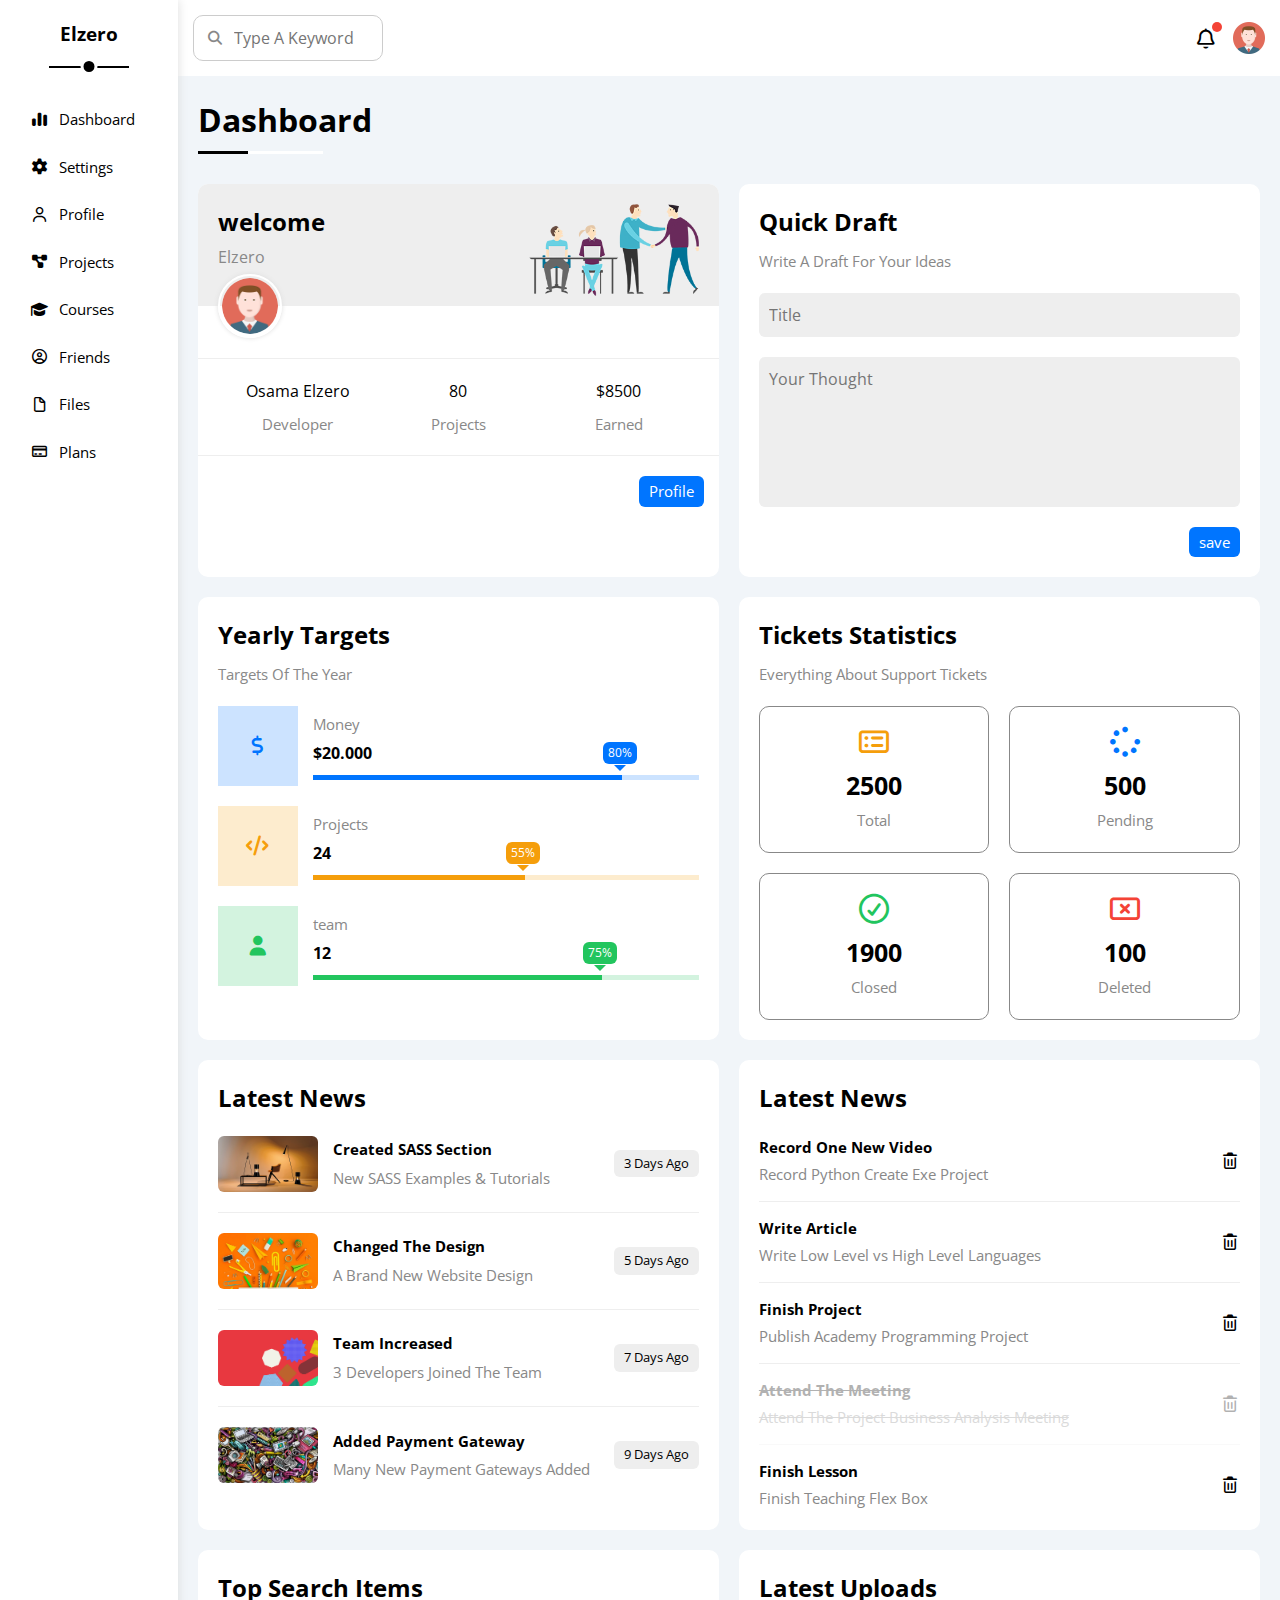
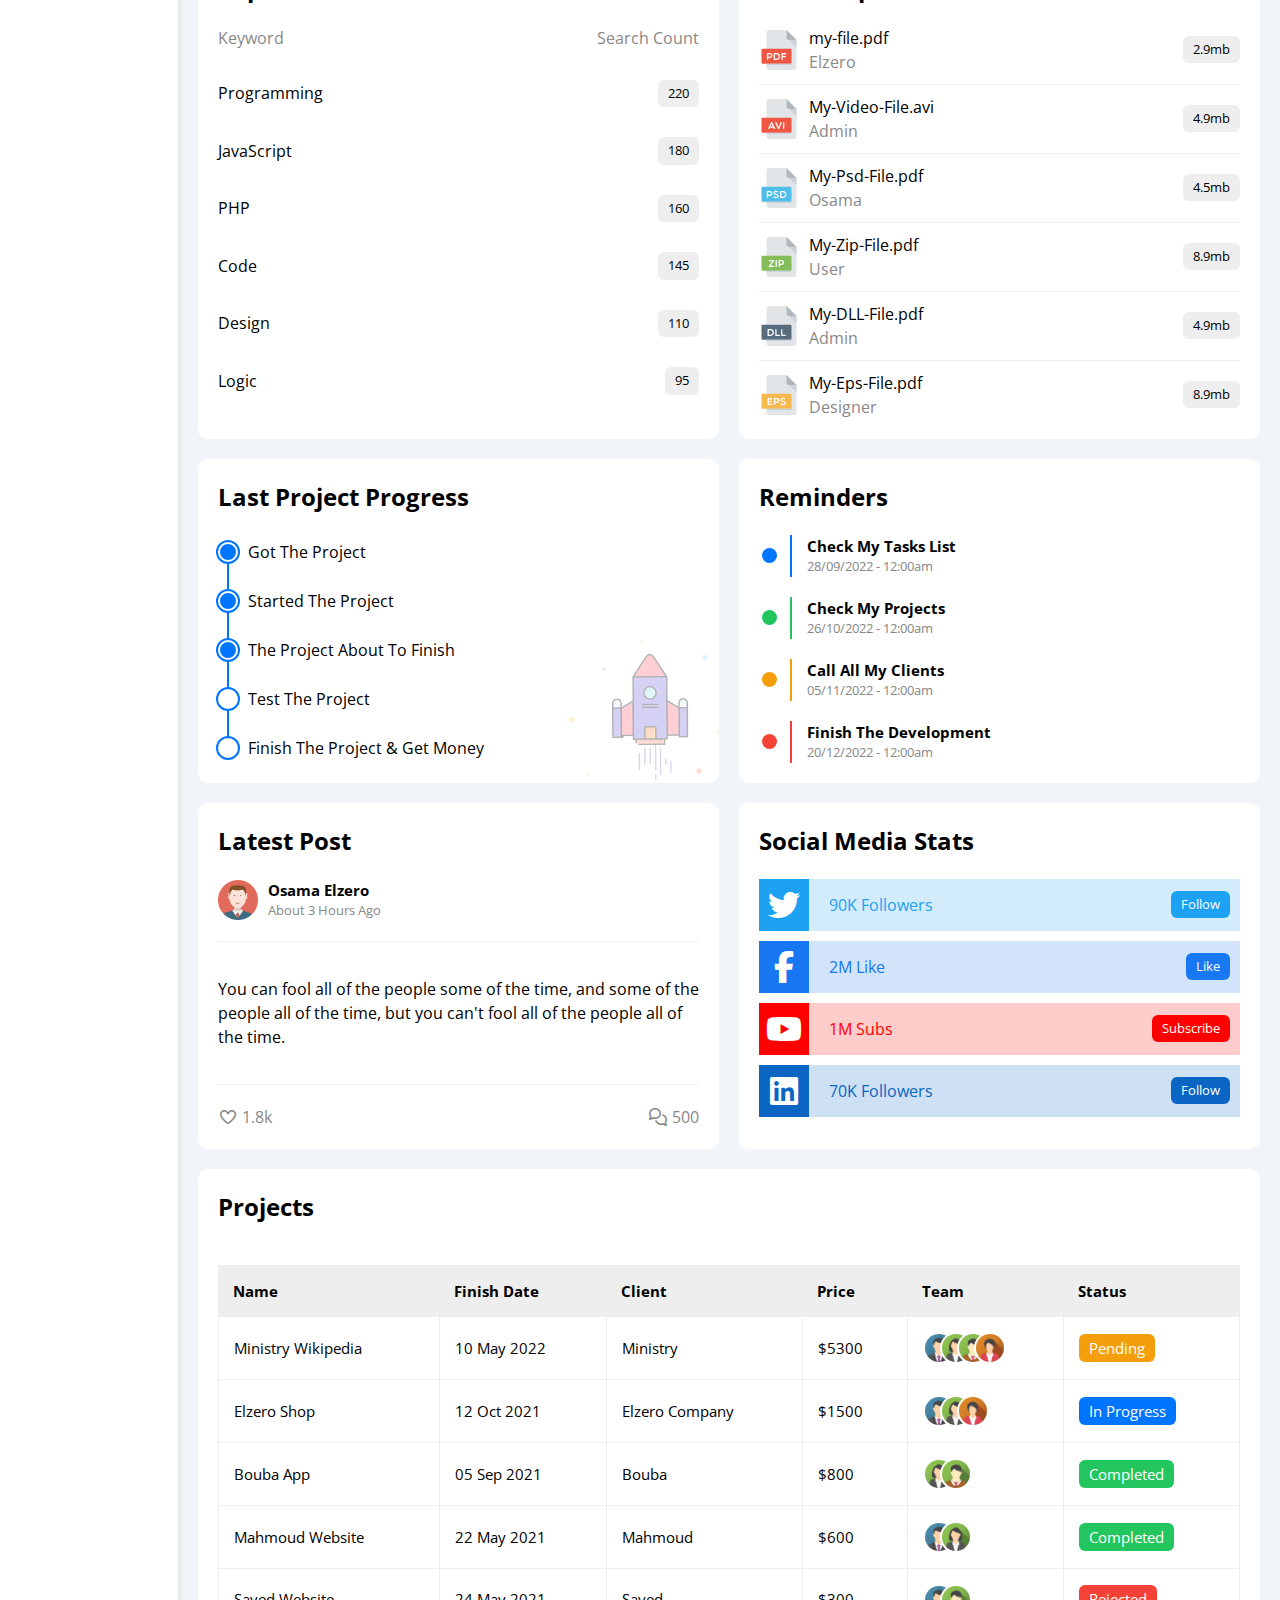
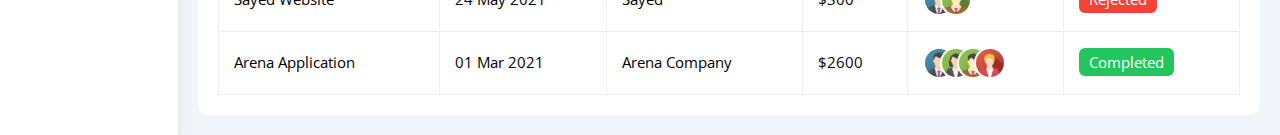
<file: index.html>
<!DOCTYPE html>
<html lang="en">
<head>
    <meta charset="UTF-8">
    <meta name="viewport" content="width=device-width, initial-scale=1.0">
    <link rel="stylesheet" href="./css/reset.css">
    <link rel="stylesheet" href="./css/all.min.css">
    <link rel="stylesheet" href="./css/framework.css">
    <link rel="stylesheet" href="./css/master.css">
    <link rel="preconnect" href="https://fonts.googleapis.com">
    <link rel="preconnect" href="https://fonts.gstatic.com" crossorigin>
    <link href="https://fonts.googleapis.com/css2?family=Open+Sans:ital,wght@0,300..800;1,300..800&display=swap" rel="stylesheet">
    <title>Dashboard</title>
</head>
<body>
    <div class="page d-flex">
        <div class="sidebar bg-white p-20 p-relative">
            <h3 class="p-relative txt-c">Elzero</h3>
            <ul>
                <li>
                    <a class="active d-flex align-c fs-15 c-black rad-6 p-10" href="index.html">
                        <i class="fa-solid fa-chart-simple fa-fw"></i>
                        <span>Dashboard</span>
                    </a>
                </li>
                <li>
                    <a class="d-flex align-c fs-15 c-black rad-6 p-10" href="settings.html">
                        <i class="fa-solid fa-gear fa-fw"></i>
                        <span>Settings</span>
                    </a>
                </li>
                <li>
                    <a class="d-flex align-c fs-15 c-black rad-6 p-10" href="profile.html">
                        <i class="fa-regular fa-user fa-fw"></i>
                        <span>Profile</span>
                    </a>
                </li>
                <li>
                    <a class="d-flex align-c fs-15 c-black rad-6 p-10" href="projects.html">
                        <i class="fa-solid fa-diagram-project fa-fw"></i>
                        <span>Projects</span>
                    </a>
                </li>
                <li>
                    <a class="d-flex align-c fs-15 c-black rad-6 p-10" href="courses.html">
                        <i class="fa-solid fa-graduation-cap fa-fw"></i>
                        <span>Courses</span>
                    </a>
                </li>
                <li>
                    <a class="d-flex align-c fs-15 c-black rad-6 p-10" href="friends.html">
                        <i class="fa-regular fa-circle-user fa-fw"></i>
                        <span>Friends</span>
                    </a>
                </li>
                <li>
                    <a class="d-flex align-c fs-15 c-black rad-6 p-10" href="files.html">
                        <i class="fa-regular fa-file fa-fw"></i>
                        <span>Files</span>
                    </a>
                </li>
                <li>
                    <a class="d-flex align-c fs-15 c-black rad-6 p-10" href="Plans.html">
                        <i class="fa-regular fa-credit-card fa-fw"></i>
                        <span>Plans</span>
                    </a>
                </li>
            </ul>
        </div>
        <div class="content w-full">
            <!-- start head -->
            <div class="head bg-white p-15 between-flex">
                <div class="search p-relative">
                    <input class="p-10" type="search" placeholder="Type A Keyword">
                </div>
                <div class="icons d-flex align-c">
                    <span class="notification p-relative">
                        <i class="fa-regular fa-bell fa-lg"></i>
                    </span>
                    <img src="./images/avatar.png" alt="">
                </div>
            </div>
            <!-- end head -->
            <h1 class="p-relative">Dashboard</h1>
            <div class="wrapper d-grid gap-20">
                <!-- start welcome widget -->
                <div class="Welcome bg-white rad-10 txt-c-mobile block-mobile">
                    <div class="intro p-20 d-flex space-between bg-eee">
                        <div>
                            <h2>welcome</h2>
                            <p class="c-grey mt-5">Elzero</p>
                        </div>
                        <img class="hid-mobile" src="./images/welcome.png" alt="">
                    </div>
                    <img src="./images/avatar.png" alt="" class="avatar">
                    <div class="body txt-c d-flex p-20 mt-20 mb-20 block-mobile">
                        <div>Osama Elzero<span class="d-block c-grey fs-15 mt-10">Developer</span></div>
                        <div>80<span class="d-block c-grey fs-15 mt-10">Projects</span></div>
                        <div>$8500<span class="d-block c-grey fs-15 mt-10">Earned</span></div>
                    </div>
                    <a href="Profile.html" class="visit d-block fs-15 bg-blue c-white w-fit btn-shape">Profile</a>
                </div>
                <!-- end welcome widget -->
                <!-- start Quick Draft widget -->
                 <div class="Quick-Draft p-20 bg-white rad-10">
                    <h2 class="mb-10">Quick Draft</h2>
                    <p class="mb-20 c-grey fs-15">Write A Draft For Your Ideas</p>
                    <form>
                        <input class="d-block mb-20 w-full p-10 b-none bg-eee rad-6" type="text" placeholder="Title">
                        <textarea class="d-block mb-20 w-full p-10 b-none bg-eee rad-6" placeholder="Your Thought"></textarea>
                        <input class="save d-block bg-blue c-white fs-15 b-none w-fit btn-shape" type="submit" value="save">
                    </form>
                 </div>
                <!-- end Quick Draft widget -->
                <!-- start Targets -->
                 <div class="Targets bg-white p-20 rad-10">
                    <h2 class="mb-10">Yearly Targets</h2>
                    <p class="mb-20 c-grey fs-15">Targets Of The Year</p>
                    <div class="target-row d-flex align-c mb-20 blue">
                        <div class="icon center-flex">
                            <i class="fa-solid fa-dollar-sign fa-lg c-blue"></i>
                        </div>
                        <div class="details">
                            <span class="fs-15 c-grey">Money</span>
                            <span class="d-block mt-5 mb-10 fw-bold">$20.000</span>
                            <div class="progress p-relative">
                                <span style="width: 80%;" class="bg-blue">
                                  <span class="bg-blue c-white rad-6">80%</span>
                                </span>
                            </div>
                        </div>
                    </div>
                    <div class="target-row d-flex align-c mb-20 orange">
                        <div class="icon center-flex">
                            <i class="fa-solid fa-code fa-lg c-orange"></i>
                        </div>
                        <div class="details">
                            <span class="fs-15 c-grey">Projects</span>
                            <span class="d-block mt-5 mb-10 fw-bold">24</span>
                            <div class="progress p-relative">
                                <span style="width: 55%;" class="bg-orange">
                                  <span class="bg-orange c-white rad-6">55%</span>
                                </span>
                            </div>
                        </div>
                    </div>
                    <div class="target-row d-flex align-c mb-20 green">
                        <div class="icon center-flex">
                            <i class="fa-solid fa-user fa-lg c-green"></i>
                        </div>
                        <div class="details">
                            <span class="fs-15 c-grey">team</span>
                            <span class="d-block mt-5 mb-10 fw-bold">12</span>
                            <div class="progress p-relative">
                                <span style="width: 75%;" class="bg-green">
                                  <span class="bg-green c-white rad-6">75%</span>
                                </span>
                            </div>
                        </div>
                    </div>
                 </div>
                <!-- end Targets -->
                <!-- start Ticket widget -->
                <div class="ticket bg-white p-20 rad-10">
                    <h2 class="mb-10">Tickets Statistics</h2>
                    <p class="mb-20 c-grey fs-15">Everything About Support Tickets</p>
                    <div class="d-flex txt-c gap-20 f-wrap">
                        <div class="box p-20 fs-15 c-grey rad-10">
                            <i class="fa-regular fa-rectangle-list fa-2x mb-10 c-orange"></i>
                            <span class="d-block c-black fw-bold fs-25 mb-5">2500</span>
                            <span class="c-grey fs-15">Total</span>
                        </div>
                        <div class="box p-20 fs-15 c-grey rad-10">
                            <i class="fa-solid fa-spinner fa-2x mb-10 c-blue"></i>
                            <span class="d-block c-black fw-bold fs-25 mb-5">500</span>
                            <span class="c-grey fs-15">Pending</span>
                        </div>
                        <div class="box p-20 fs-15 c-grey rad-10">
                            <i class="fa-regular fa-circle-check fa-2x mb-10 c-green"></i>
                            <span class="d-block c-black fw-bold fs-25 mb-5">1900</span>
                            <span class="c-grey fs-15">Closed</span>
                        </div>
                        <div class="box p-20 fs-15 c-grey rad-10">
                            <i class="fa-regular fa-rectangle-xmark fa-2x mb-10 c-red"></i>
                            <span class="d-block c-black fw-bold fs-25 mb-5">100</span>
                            <span class="c-grey fs-15">Deleted</span>
                        </div>
                    </div>
                </div>
                <!-- end Ticket widget -->
                <!-- start Latest News -->
                 <div class="latest-News bg-white p-20 rad-10 txt-c-mobile">
                    <h2 class="mb-20">Latest News</h2>
                    <div class="news-row d-flex align-c">
                        <img src="./images/news-01.png" alt="">
                        <div class="info">
                            <h3 class="fs-15">Created SASS Section</h3>
                            <p class="fs-15 c-grey">New SASS Examples & Tutorials</p>
                        </div>
                        <div class="btn-shape bg-eee fs-13">3 Days Ago</div>
                    </div>
                    <div class="news-row d-flex align-c">
                        <img src="./images/news-02.png" alt="">
                        <div class="info">
                            <h3 class="fs-15">Changed The Design</h3>
                            <p class="fs-15 c-grey">A Brand New Website Design</p>
                        </div>
                        <div class="btn-shape bg-eee fs-13">5 Days Ago</div>
                    </div>
                    <div class="news-row d-flex align-c">
                        <img src="./images/news-03.png" alt="">
                        <div class="info">
                            <h3 class="fs-15">Team Increased</h3>
                            <p class="fs-15 c-grey">3 Developers Joined The Team</p>
                        </div>
                        <div class="btn-shape bg-eee fs-13">7 Days Ago</div>
                    </div>
                    <div class="news-row d-flex align-c">
                        <img src="./images/news-04.png" alt="">
                        <div class="info">
                            <h3 class="fs-15">Added Payment Gateway</h3>
                            <p class="fs-15 c-grey">Many New Payment Gateways Added</p>
                        </div>
                        <div class="btn-shape bg-eee fs-13">9 Days Ago</div>
                    </div>
                 </div>
                <!-- end Latest News -->
                <!-- start Latest Tasks -->
                 <div class="latest-Tasks bg-white p-20 rad-10">
                    <h2 class="mb-20">Latest News</h2>
                    <div class="task-row between-flex">
                        <div class="info">
                            <h3 class="mb-5 fs-15">Record One New Video</h3>
                            <p class="fs-15 c-grey">Record Python Create Exe Project</p>
                        </div>
                        <i class="fa-regular fa-trash-can delete"></i>
                    </div>
                    <div class="task-row between-flex">
                        <div class="info">
                            <h3 class="mb-5 fs-15">Write Article</h3>
                            <p class="fs-15 c-grey">Write Low Level vs High Level Languages</p>
                        </div>
                        <i class="fa-regular fa-trash-can delete"></i>
                    </div>
                    <div class="task-row between-flex">
                        <div class="info">
                            <h3 class="mb-5 fs-15">Finish Project</h3>
                            <p class="fs-15 c-grey">Publish Academy Programming Project</p>
                        </div>
                        <i class="fa-regular fa-trash-can delete"></i>
                    </div>
                    <div class="task-row between-flex done">
                        <div class="info">
                            <h3 class="mb-5 fs-15">Attend The Meeting</h3>
                            <p class="fs-15 c-grey">Attend The Project Business Analysis Meeting</p>
                        </div>
                        <i class="fa-regular fa-trash-can delete"></i>
                    </div>
                    <div class="task-row between-flex">
                        <div class="info">
                            <h3 class="mb-5 fs-15">Finish Lesson</h3>
                            <p class="fs-15 c-grey">Finish Teaching Flex Box</p>
                        </div>
                        <i class="fa-regular fa-trash-can delete"></i>
                    </div>
                 </div>
                <!-- end Latest Tasks -->
                <!-- start Top Search -->
                 <div class="top-search bg-white p-20 rad-10">
                    <h2 class="mb-20">Top Search Items</h2>
                    <div class="info between-flex c-grey pb-15">
                        <p>Keyword</p>
                        <p>Search Count</p>
                    </div>
                    <div class="info between-flex pb-15 pt-15">
                        <p>Programming</p>
                        <p class="btn-shape bg-eee fs-13">220</p>
                    </div>
                    <div class="info between-flex pb-15 pt-15">
                        <p>JavaScript</p>
                        <p class="btn-shape bg-eee fs-13">180</p>
                    </div>
                    <div class="info between-flex pb-15 pt-15">
                        <p>PHP</p>
                        <p class="btn-shape bg-eee fs-13">160</p>
                    </div>
                    <div class="info between-flex pb-15 pt-15">
                        <p>Code</p>
                        <p class="btn-shape bg-eee fs-13">145</p>
                    </div>
                    <div class="info between-flex pb-15 pt-15">
                        <p>Design</p>
                        <p class="btn-shape bg-eee fs-13">110</p>
                    </div>
                    <div class="info between-flex pb-15 pt-15">
                        <p>Logic</p>
                        <p class="btn-shape bg-eee fs-13">95</p>
                    </div>
                 </div>
                <!-- end Top Search -->
                <!-- start Latest Uploads -->
                 <div class="latest-uploads bg-white p-20 rad-10">
                    <h2 class="mb-20">Latest Uploads</h2>
                    <div class="box between-flex">
                        <img src="./images/pdf.svg" alt="">
                        <div class="info">
                            <p>my-file.pdf</p>
                            <p class="c-grey">Elzero</p>
                        </div>
                        <p class="btn-shape bg-eee fs-13">2.9mb</p>
                    </div>
                    <div class="box between-flex">
                        <img src="./images/avi.svg" alt="">
                        <div class="info">
                            <p>My-Video-File.avi</p>
                            <p class="c-grey">Admin</p>
                        </div>
                        <p class="btn-shape bg-eee fs-13">4.9mb</p>
                    </div>
                    <div class="box between-flex">
                        <img src="./images/psd.svg" alt="">
                        <div class="info">
                            <p>My-Psd-File.pdf</p>
                            <p class="c-grey">Osama</p>
                        </div>
                        <p class="btn-shape bg-eee fs-13">4.5mb</p>
                    </div>
                    <div class="box between-flex">
                        <img src="./images/zip.svg" alt="">
                        <div class="info">
                            <p>My-Zip-File.pdf</p>
                            <p class="c-grey">User</p>
                        </div>
                        <p class="btn-shape bg-eee fs-13">8.9mb</p>
                    </div>
                    <div class="box between-flex">
                        <img src="./images/dll.svg" alt="">
                        <div class="info">
                            <p>My-DLL-File.pdf</p>
                            <p class="c-grey">Admin</p>
                        </div>
                        <p class="btn-shape bg-eee fs-13">4.9mb</p>
                    </div>
                    <div class="box between-flex">
                        <img src="./images/eps.svg" alt="">
                        <div class="info">
                            <p>My-Eps-File.pdf</p>
                            <p class="c-grey">Designer</p>
                        </div>
                        <p class="btn-shape bg-eee fs-13">8.9mb</p>
                    </div>
                 </div>
                <!-- end Latest Uploads -->
                <!-- start Last Project -->
                 <div class="last-project bg-white p-20 rad-10 p-relative">
                    <h2 class="mb-20">Last Project Progress</h2>
                    <ul>
                        <li class="mt-25 d-flex align-c done">Got The Project</li>
                        <li class="mt-25 d-flex align-c done">Started The Project</li>
                        <li class="mt-25 d-flex align-c done">The Project About To Finish</li>
                        <li class="mt-25 d-flex align-c current">Test The Project</li>
                        <li class="mt-25 d-flex align-c">Finish The Project & Get Money</li>
                    </ul>
                    <img class="hid-mobile" src="./images/project.png" alt="">
                 </div>
                <!-- end Last Project -->
                <!-- start Reminders -->
                 <div class="reminders bg-white p-20 rad-10 ">
                     <h2 class="mb-20">Reminders</h2>
                     <div class="info List">
                        <h3 class="fs-15">Check My Tasks List</h3>
                        <p class="c-grey fs-13">28/09/2022 - 12:00am</p>
                     </div>
                     <div class="info Check">
                        <h3 class="fs-15">Check My Projects</h3>
                        <p class="c-grey fs-13">26/10/2022 - 12:00am</p>
                     </div>
                     <div class="info Call">
                        <h3 class="fs-15">Call All My Clients</h3>
                        <p class="c-grey fs-13">05/11/2022 - 12:00am</p>
                     </div>
                     <div class="info Finish">
                        <h3 class="fs-15">Finish The Development</h3>
                        <p class="c-grey fs-13">20/12/2022 - 12:00am</p>
                     </div>
                 </div>
                <!-- end Reminders -->
                <!-- start Latest Post -->
                 <div class="latest-post bg-white p-20 rad-10">
                    <h2 class="mb-20">Latest Post</h2>
                    <div class="pro d-flex align-c">
                        <img src="./images/avatar.png" alt="">
                        <div class="info">
                            <h3 class="fs-15">Osama Elzero</h3>
                            <p class="c-grey fs-13">About 3 Hours Ago</p>
                        </div>
                    </div>
                    <div class="text mb-20 mt-20 pb-35 pt-35">
                        <p>You can fool all of the people some of the time, and some of the people all of the time, but you can't fool all of the people all of the time.</p>
                    </div>
                    <div class="icon d-flex space-between align-c c-grey">
                        <div>
                            <i class="fa-regular fa-heart"></i>
                            <span>1.8k</span>
                        </div>
                        <div>
                            <i class="fa-regular fa-comments"></i>
                            <span>500</span>
                        </div>
                    </div>
                 </div>
                <!-- end Latest Post -->
                <!-- start Social Media -->
                 <div class="social-media bg-white p-20 rad-10">
                    <h2 class="mb-20">Social Media Stats</h2>
                    <div class="box Twitter d-flex space-between align-c mb-10">
                        <div class="icon d-flex align-c">
                            <i class="fa-brands fa-twitter fa-2x c-white"></i>
                            <span>90K Followers</span>
                        </div>
                        <p class="btn-shape fs-13 c-white">Follow</p>
                    </div>
                    <div class="box facebook d-flex space-between align-c mb-10">
                        <div class="icon d-flex align-c">
                            <i class="fa-brands fa-facebook-f fa-2x c-white"></i>
                            <span>2M Like</span>
                        </div>
                        <p class="btn-shape fs-13 c-white">Like</p>
                    </div>
                    <div class="box youtube d-flex space-between align-c mb-10">
                        <div class="icon d-flex align-c">
                            <i class="fa-brands fa-youtube fa-2x c-white"></i>
                            <span>1M Subs</span>
                        </div>
                        <p class="btn-shape fs-13 c-white">Subscribe</p>
                    </div>
                    <div class="box linkedin d-flex space-between align-c">
                        <div class="icon d-flex align-c">
                            <i class="fa-brands fa-linkedin fa-2x c-white"></i>
                            <span>70K Followers</span>
                        </div>
                        <p class="btn-shape fs-13 c-white">Follow</p>
                    </div>
                 </div>
                <!-- end Social Media -->
            </div>
            <!-- start Projects Table -->
             <div class="projects p-20 bg-white rad-10 m-20">
                <h2 class="mb-20">Projects</h2>
                <div class="responsive-table">
                    <table class="fs-15 w-full">
                        <thead>
                            <tr>
                                <td>Name</td>
                                <td>Finish Date</td>
                                <td>Client</td>
                                <td>Price</td>
                                <td>Team</td>
                                <td>Status</td>
                            </tr>
                        </thead>
                        <tbody>
                            <tr>
                                <td>Ministry Wikipedia</td>
                                <td>10 May 2022</td>
                                <td>Ministry</td>
                                <td>$5300</td>
                                <td>
                                    <img src="./images/team-01.png" alt="">
                                    <img src="./images/team-02.png" alt="">
                                    <img src="./images/team-03.png" alt="">
                                    <img src="./images/team-04.png" alt="">
                                </td>
                                <td>
                                    <span class="lable bg-orange c-white btn-shape">Pending</span>
                                </td>
                            </tr>
                            <tr>
                                <td>Elzero Shop</td>
                                <td>12 Oct 2021</td>
                                <td>Elzero Company</td>
                                <td>$1500</td>
                                <td>
                                    <img src="./images/team-01.png" alt="">
                                    <img src="./images/team-02.png" alt="">
                                    <img src="./images/team-04.png" alt="">
                                </td>
                                <td>
                                    <span class="lable bg-blue c-white btn-shape">In Progress</span>
                                </td>
                            </tr>
                            <tr>
                                <td>Bouba App</td>
                                <td>05 Sep 2021</td>
                                <td>Bouba</td>
                                <td>$800</td>
                                <td>
                                    <img src="./images/team-02.png" alt="">
                                    <img src="./images/team-03.png" alt="">
                                </td>
                                <td>
                                    <span class="lable bg-green c-white btn-shape">Completed</span>
                                </td>
                            </tr>
                            <tr>
                                <td>Mahmoud Website</td>
                                <td>22 May 2021</td>
                                <td>Mahmoud</td>
                                <td>$600</td>
                                <td>
                                    <img src="./images/team-01.png" alt="">
                                    <img src="./images/team-02.png" alt="">
                                </td>
                                <td>
                                    <span class="lable bg-green c-white btn-shape">Completed</span>
                                </td>
                            </tr>
                            <tr>
                                <td>Sayed Website</td>
                                <td>24 May 2021</td>
                                <td>Sayed</td>
                                <td>$300</td>
                                <td>
                                    <img src="./images/team-01.png" alt="">
                                    <img src="./images/team-03.png" alt="">
                                </td>
                                <td>
                                    <span class="lable bg-red c-white btn-shape">Rejected</span>
                                </td>
                            </tr>
                            <tr>
                                <td>Arena Application</td>
                                <td>01 Mar 2021</td>
                                <td>Arena Company</td>
                                <td>$2600</td>
                                <td>
                                    <img src="./images/team-01.png" alt="">
                                    <img src="./images/team-02.png" alt="">
                                    <img src="./images/team-03.png" alt="">
                                    <img src="./images/team-05 (1).png" alt="">
                                </td>
                                <td>
                                    <span class="lable bg-green c-white btn-shape">Completed</span>
                                </td>
                            </tr>
                        </tbody>
                    </table>
                </div>
             </div>
            <!-- end Projects Table -->
        </div>
    </div>
</body>
</html>
</file>
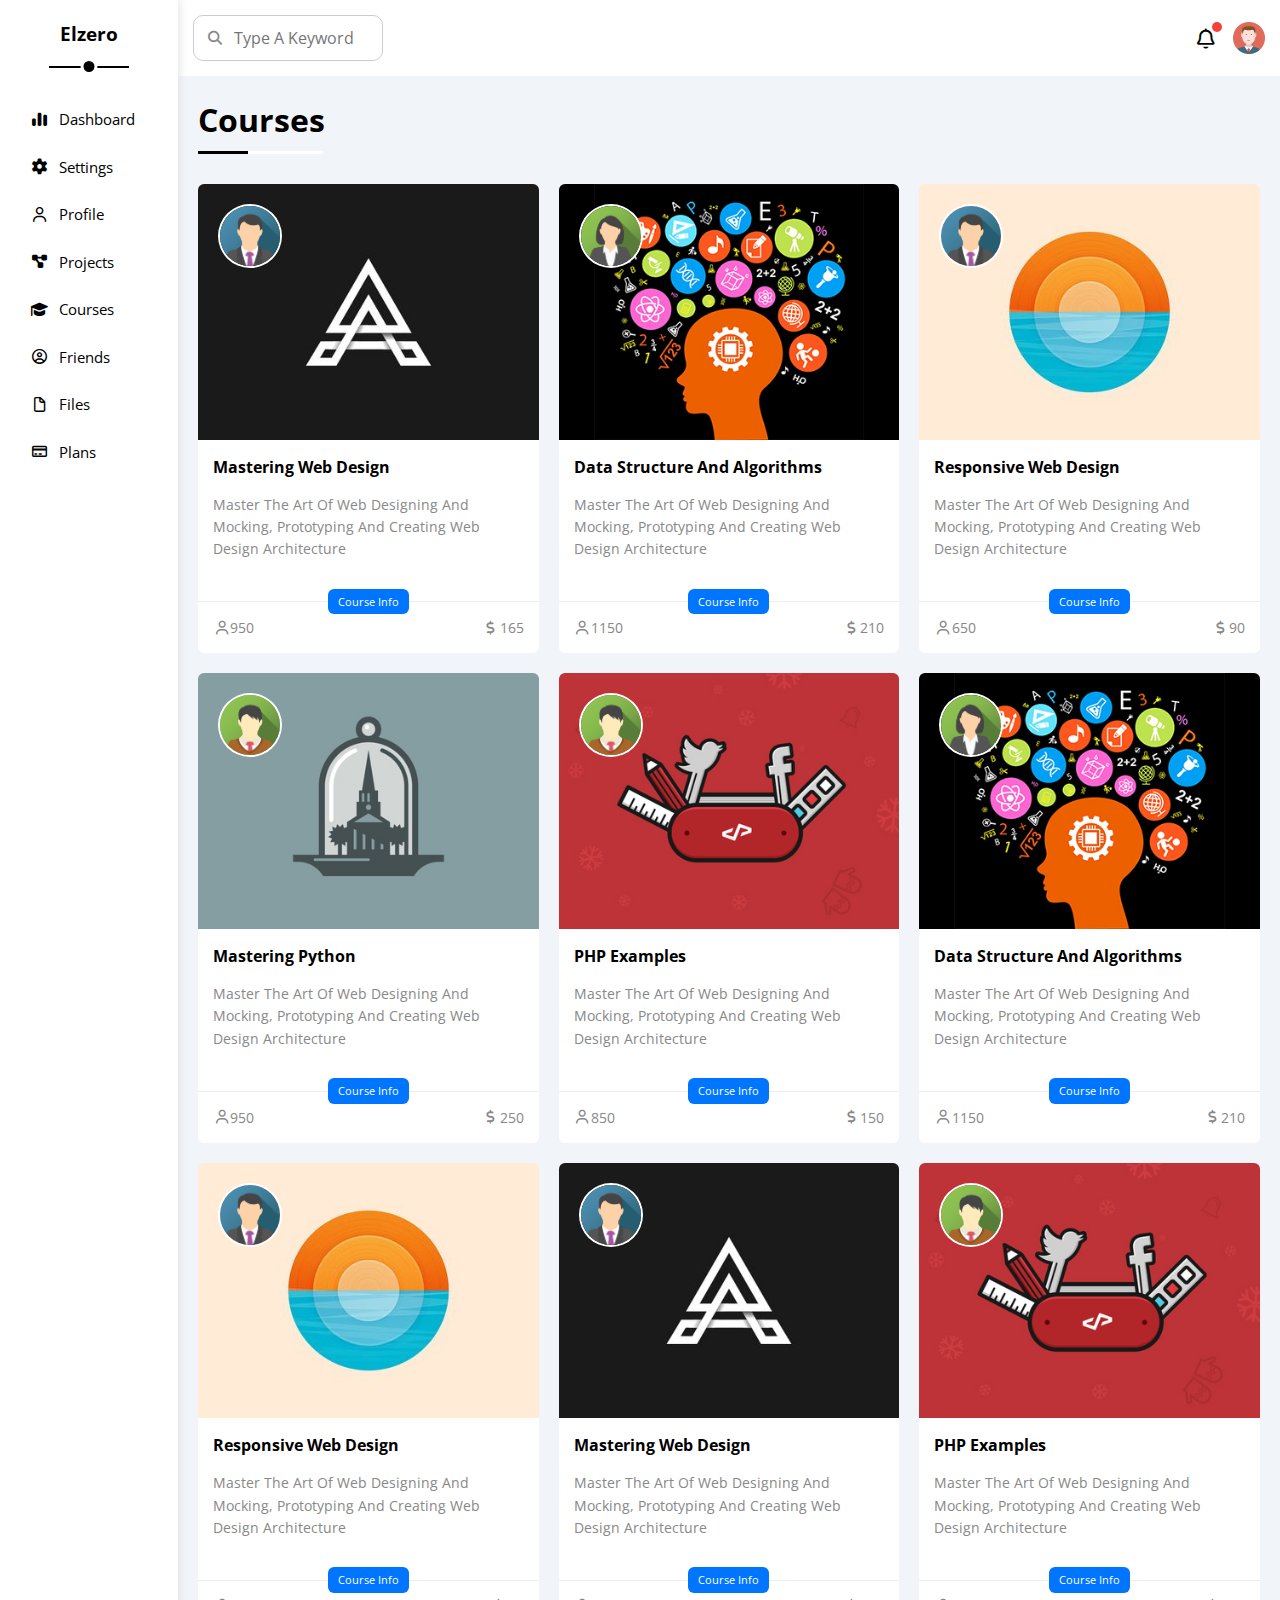
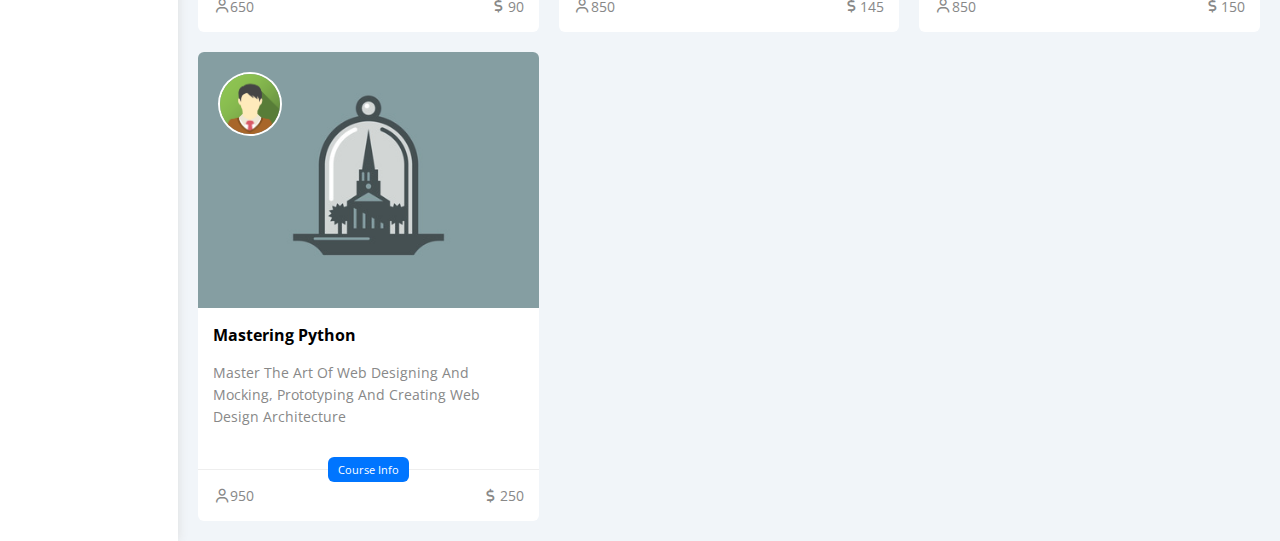
<file: courses.html>
<!DOCTYPE html>
<html lang="en">
<head>
    <meta charset="UTF-8">
    <meta name="viewport" content="width=device-width, initial-scale=1.0">
    <link rel="stylesheet" href="./css/reset.css">
    <link rel="stylesheet" href="./css/all.min.css">
    <link rel="stylesheet" href="./css/framework.css">
    <link rel="stylesheet" href="./css/master.css">
    <link rel="preconnect" href="https://fonts.googleapis.com">
    <link rel="preconnect" href="https://fonts.gstatic.com" crossorigin>
    <link href="https://fonts.googleapis.com/css2?family=Open+Sans:ital,wght@0,300..800;1,300..800&display=swap" rel="stylesheet">
    <title>Courses</title>
</head>
<body>
    <div class="page d-flex">
        <div class="sidebar bg-white p-20 p-relative">
            <h3 class="p-relative txt-c">Elzero</h3>
            <ul>
                <li>
                    <a class="d-flex align-c fs-15 c-black rad-6 p-10" href="index.html">
                        <i class="fa-solid fa-chart-simple fa-fw"></i>
                        <span>Dashboard</span>
                    </a>
                </li>
                <li>
                    <a class="d-flex align-c fs-15 c-black rad-6 p-10" href="settings.html">
                        <i class="fa-solid fa-gear fa-fw"></i>
                        <span>Settings</span>
                    </a>
                </li>
                <li>
                    <a class="d-flex align-c fs-15 c-black rad-6 p-10" href="profile.html">
                        <i class="fa-regular fa-user fa-fw"></i>
                        <span>Profile</span>
                    </a>
                </li>
                <li>
                    <a class="d-flex align-c fs-15 c-black rad-6 p-10" href="projects.html">
                        <i class="fa-solid fa-diagram-project fa-fw"></i>
                        <span>Projects</span>
                    </a>
                </li>
                <li>
                    <a class="active d-flex align-c fs-15 c-black rad-6 p-10" href="courses.html">
                        <i class="fa-solid fa-graduation-cap fa-fw"></i>
                        <span>Courses</span>
                    </a>
                </li>
                <li>
                    <a class="d-flex align-c fs-15 c-black rad-6 p-10" href="friends.html">
                        <i class="fa-regular fa-circle-user fa-fw"></i>
                        <span>Friends</span>
                    </a>
                </li>
                <li>
                    <a class="d-flex align-c fs-15 c-black rad-6 p-10" href="files.html">
                        <i class="fa-regular fa-file fa-fw"></i>
                        <span>Files</span>
                    </a>
                </li>
                <li>
                    <a class="d-flex align-c fs-15 c-black rad-6 p-10" href="Plans.html">
                        <i class="fa-regular fa-credit-card fa-fw"></i>
                        <span>Plans</span>
                    </a>
                </li>
            </ul>
        </div>
        <div class="content w-full">
            <!-- start head -->
            <div class="head bg-white p-15 between-flex">
                <div class="search p-relative">
                    <input class="p-10" type="search" placeholder="Type A Keyword">
                </div>
                <div class="icons d-flex align-c">
                    <span class="notification p-relative">
                        <i class="fa-regular fa-bell fa-lg"></i>
                    </span>
                    <img src="./images/avatar.png" alt="">
                </div>
            </div>
            <!-- end head -->
            <h1 class="p-relative">Courses</h1>
            <div class="Courses d-grid m-20 gap-20">
                <div class="Courses-box bg-white rad-6">
                    <div class="images p-relative">
                        <img src="./images/course-01.jpg" alt="">
                        <img src="./images/team-01.png" alt="">
                    </div>
                    <div class="text p-15">
                        <h4>Mastering Web Design</h4>
                        <p class="c-grey fs-14 mt-15">
                            Master The Art Of Web Designing And Mocking, Prototyping And Creating Web Design Architecture
                        </p>
                        <p class=" btn-shape bg-blue c-white w-fit fs-11">
                            Course Info
                        </p>
                    </div>
                    <div class="info between-flex p-15">
                        <div class="d-flex align-c">
                            <i class="fa-regular fa-user c-grey fs-14"></i>
                            <p class="c-grey fs-14">950</p>
                        </div>
                        <div class="d-flex align-c">
                            <i class="fa-solid fa-dollar-sign c-grey fs-14"></i>
                            <p class="c-grey fs-14">165</p>
                        </div>
                    </div>
                </div>
                <div class="Courses-box bg-white rad-6">
                    <div class="images p-relative">
                        <img src="./images/course-02.jpg" alt="">
                        <img src="./images/team-02.png" alt="">
                    </div>
                    <div class="text p-15">
                        <h4>Data Structure And Algorithms</h4>
                        <p class="c-grey fs-14 mt-15">
                            Master The Art Of Web Designing And Mocking, Prototyping And Creating Web Design Architecture
                        </p>
                        <p class=" btn-shape bg-blue c-white w-fit fs-11">
                            Course Info
                        </p>
                    </div>
                    <div class="info between-flex p-15">
                        <div class="d-flex align-c">
                            <i class="fa-regular fa-user c-grey fs-14"></i>
                            <p class="c-grey fs-14">1150</p>
                        </div>
                        <div class="d-flex align-c">
                            <i class="fa-solid fa-dollar-sign c-grey fs-14"></i>
                            <p class="c-grey fs-14">210</p>
                        </div>
                    </div>
                </div>
                <div class="Courses-box bg-white rad-6">
                    <div class="images p-relative">
                        <img src="./images/course-03.jpg" alt="">
                        <img src="./images/team-01.png" alt="">
                    </div>
                    <div class="text p-15">
                        <h4>Responsive Web Design</h4>
                        <p class="c-grey fs-14 mt-15">
                            Master The Art Of Web Designing And Mocking, Prototyping And Creating Web Design Architecture
                        </p>
                        <p class=" btn-shape bg-blue c-white w-fit fs-11">
                            Course Info
                        </p>
                    </div>
                    <div class="info between-flex p-15">
                        <div class="d-flex align-c">
                            <i class="fa-regular fa-user c-grey fs-14"></i>
                            <p class="c-grey fs-14">650</p>
                        </div>
                        <div class="d-flex align-c">
                            <i class="fa-solid fa-dollar-sign c-grey fs-14"></i>
                            <p class="c-grey fs-14">90</p>
                        </div>
                    </div>
                </div>
                <div class="Courses-box bg-white rad-6">
                    <div class="images p-relative">
                        <img src="./images/course-04.jpg" alt="">
                        <img src="./images/team-03.png" alt="">
                    </div>
                    <div class="text p-15">
                        <h4>Mastering Python</h4>
                        <p class="c-grey fs-14 mt-15">
                            Master The Art Of Web Designing And Mocking, Prototyping And Creating Web Design Architecture
                        </p>
                        <p class=" btn-shape bg-blue c-white w-fit fs-11">
                            Course Info
                        </p>
                    </div>
                    <div class="info between-flex p-15">
                        <div class="d-flex align-c">
                            <i class="fa-regular fa-user c-grey fs-14"></i>
                            <p class="c-grey fs-14">950</p>
                        </div>
                        <div class="d-flex align-c">
                            <i class="fa-solid fa-dollar-sign c-grey fs-14"></i>
                            <p class="c-grey fs-14">250</p>
                        </div>
                    </div>
                </div>
                <div class="Courses-box bg-white rad-6">
                    <div class="images p-relative">
                        <img src="./images/course-05.jpg" alt="">
                        <img src="./images/team-03.png" alt="">
                    </div>
                    <div class="text p-15">
                        <h4>PHP Examples</h4>
                        <p class="c-grey fs-14 mt-15">
                            Master The Art Of Web Designing And Mocking, Prototyping And Creating Web Design Architecture
                        </p>
                        <p class=" btn-shape bg-blue c-white w-fit fs-11">
                            Course Info
                        </p>
                    </div>
                    <div class="info between-flex p-15">
                        <div class="d-flex align-c">
                            <i class="fa-regular fa-user c-grey fs-14"></i>
                            <p class="c-grey fs-14">850</p>
                        </div>
                        <div class="d-flex align-c">
                            <i class="fa-solid fa-dollar-sign c-grey fs-14"></i>
                            <p class="c-grey fs-14">150</p>
                        </div>
                    </div>
                </div>
                <div class="Courses-box bg-white rad-6">
                    <div class="images p-relative">
                        <img src="./images/course-02.jpg" alt="">
                        <img src="./images/team-02.png" alt="">
                    </div>
                    <div class="text p-15">
                        <h4>Data Structure And Algorithms</h4>
                        <p class="c-grey fs-14 mt-15">
                            Master The Art Of Web Designing And Mocking, Prototyping And Creating Web Design Architecture
                        </p>
                        <p class=" btn-shape bg-blue c-white w-fit fs-11">
                            Course Info
                        </p>
                    </div>
                    <div class="info between-flex p-15">
                        <div class="d-flex align-c">
                            <i class="fa-regular fa-user c-grey fs-14"></i>
                            <p class="c-grey fs-14">1150</p>
                        </div>
                        <div class="d-flex align-c">
                            <i class="fa-solid fa-dollar-sign c-grey fs-14"></i>
                            <p class="c-grey fs-14">210</p>
                        </div>
                    </div>
                </div>
                <div class="Courses-box bg-white rad-6">
                    <div class="images p-relative">
                        <img src="./images/course-03.jpg" alt="">
                        <img src="./images/team-01.png" alt="">
                    </div>
                    <div class="text p-15">
                        <h4>Responsive Web Design</h4>
                        <p class="c-grey fs-14 mt-15">
                            Master The Art Of Web Designing And Mocking, Prototyping And Creating Web Design Architecture
                        </p>
                        <p class=" btn-shape bg-blue c-white w-fit fs-11">
                            Course Info
                        </p>
                    </div>
                    <div class="info between-flex p-15">
                        <div class="d-flex align-c">
                            <i class="fa-regular fa-user c-grey fs-14"></i>
                            <p class="c-grey fs-14">650</p>
                        </div>
                        <div class="d-flex align-c">
                            <i class="fa-solid fa-dollar-sign c-grey fs-14"></i>
                            <p class="c-grey fs-14">90</p>
                        </div>
                    </div>
                </div>
                <div class="Courses-box bg-white rad-6">
                    <div class="images p-relative">
                        <img src="./images/course-01.jpg" alt="">
                        <img src="./images/team-01.png" alt="">
                    </div>
                    <div class="text p-15">
                        <h4>Mastering Web Design</h4>
                        <p class="c-grey fs-14 mt-15">
                            Master The Art Of Web Designing And Mocking, Prototyping And Creating Web Design Architecture
                        </p>
                        <p class=" btn-shape bg-blue c-white w-fit fs-11">
                            Course Info
                        </p>
                    </div>
                    <div class="info between-flex p-15">
                        <div class="d-flex align-c">
                            <i class="fa-regular fa-user c-grey fs-14"></i>
                            <p class="c-grey fs-14">850</p>
                        </div>
                        <div class="d-flex align-c">
                            <i class="fa-solid fa-dollar-sign c-grey fs-14"></i>
                            <p class="c-grey fs-14">145</p>
                        </div>
                    </div>
                </div>
                <div class="Courses-box bg-white rad-6">
                    <div class="images p-relative">
                        <img src="./images/course-05.jpg" alt="">
                        <img src="./images/team-03.png" alt="">
                    </div>
                    <div class="text p-15">
                        <h4>PHP Examples</h4>
                        <p class="c-grey fs-14 mt-15">
                            Master The Art Of Web Designing And Mocking, Prototyping And Creating Web Design Architecture
                        </p>
                        <p class=" btn-shape bg-blue c-white w-fit fs-11">
                            Course Info
                        </p>
                    </div>
                    <div class="info between-flex p-15">
                        <div class="d-flex align-c">
                            <i class="fa-regular fa-user c-grey fs-14"></i>
                            <p class="c-grey fs-14">850</p>
                        </div>
                        <div class="d-flex align-c">
                            <i class="fa-solid fa-dollar-sign c-grey fs-14"></i>
                            <p class="c-grey fs-14">150</p>
                        </div>
                    </div>
                </div>
                <div class="Courses-box bg-white rad-6">
                    <div class="images p-relative">
                        <img src="./images/course-04.jpg" alt="">
                        <img src="./images/team-03.png" alt="">
                    </div>
                    <div class="text p-15">
                        <h4>Mastering Python</h4>
                        <p class="c-grey fs-14 mt-15">
                            Master The Art Of Web Designing And Mocking, Prototyping And Creating Web Design Architecture
                        </p>
                        <p class=" btn-shape bg-blue c-white w-fit fs-11">
                            Course Info
                        </p>
                    </div>
                    <div class="info between-flex p-15">
                        <div class="d-flex align-c">
                            <i class="fa-regular fa-user c-grey fs-14"></i>
                            <p class="c-grey fs-14">950</p>
                        </div>
                        <div class="d-flex align-c">
                            <i class="fa-solid fa-dollar-sign c-grey fs-14"></i>
                            <p class="c-grey fs-14">250</p>
                        </div>
                    </div>
                </div>
            </div>
        </div>
    </div>
</body>
</html>
</file>
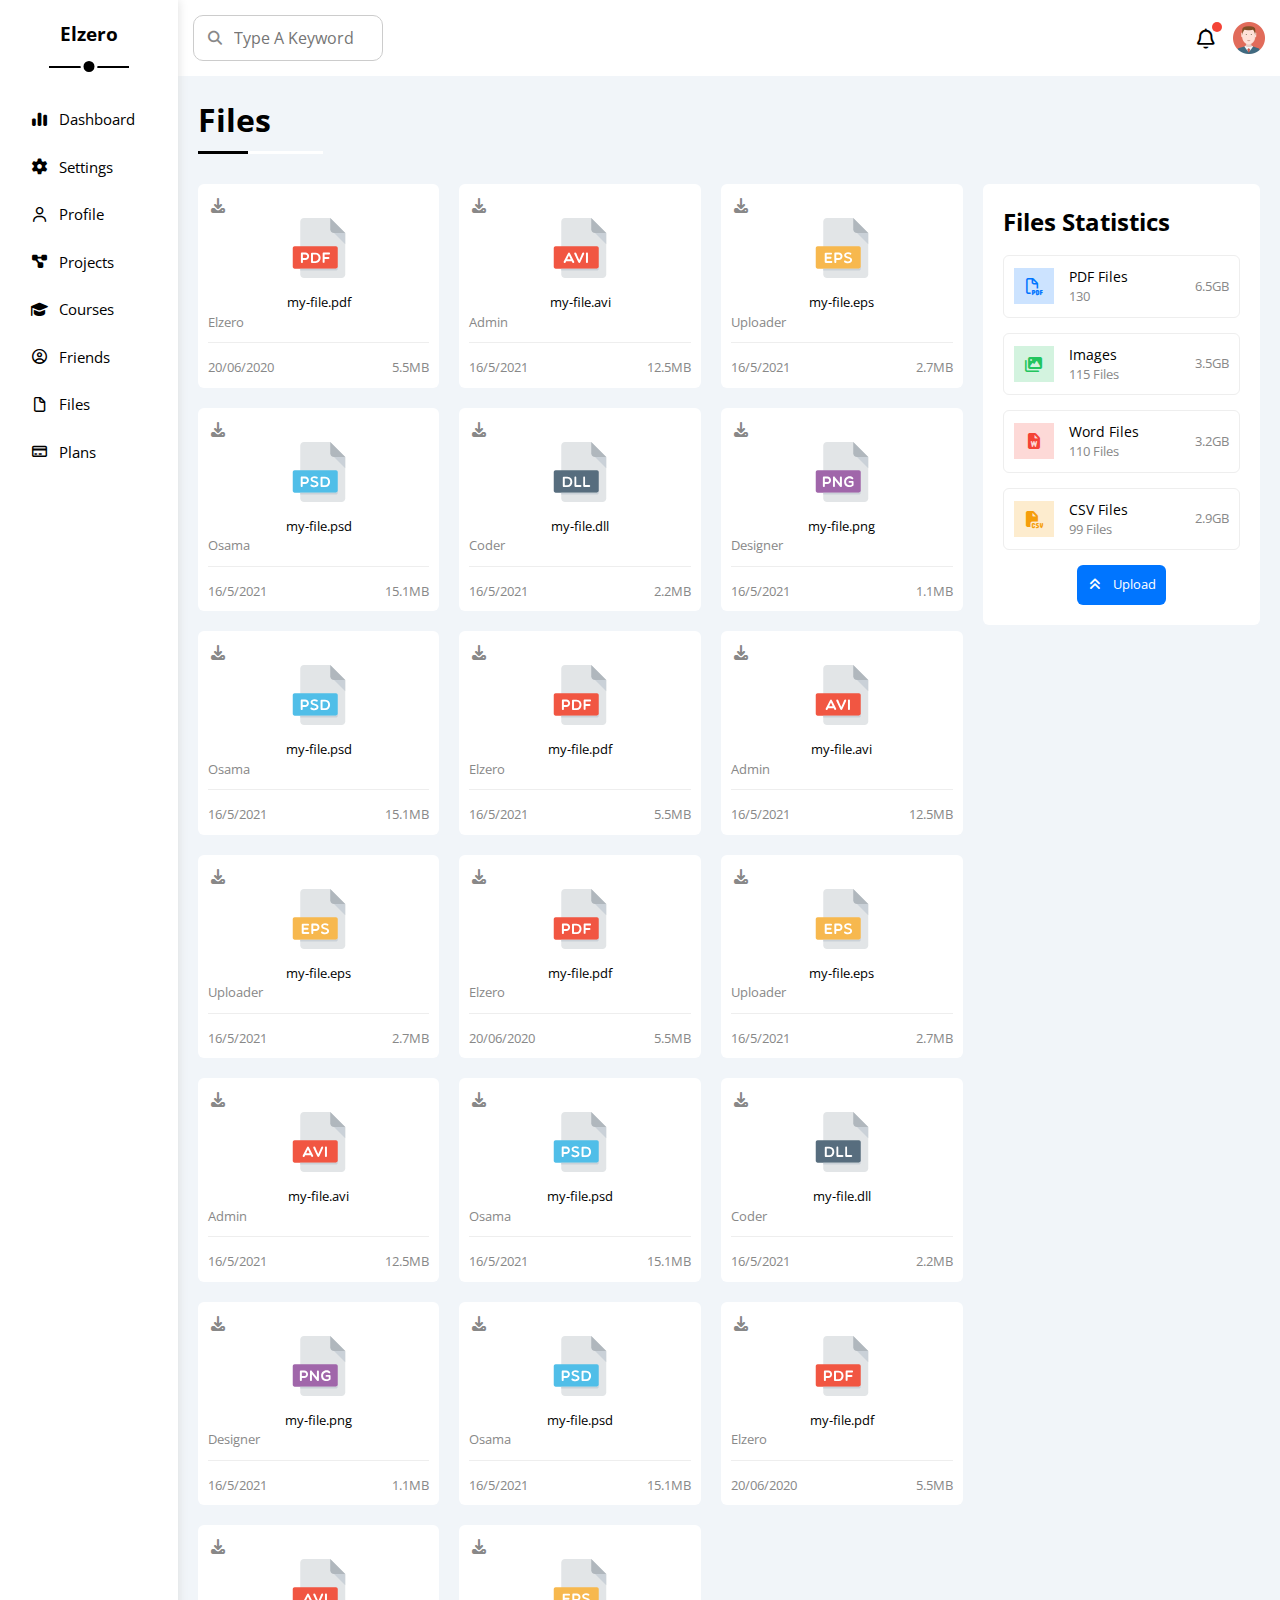
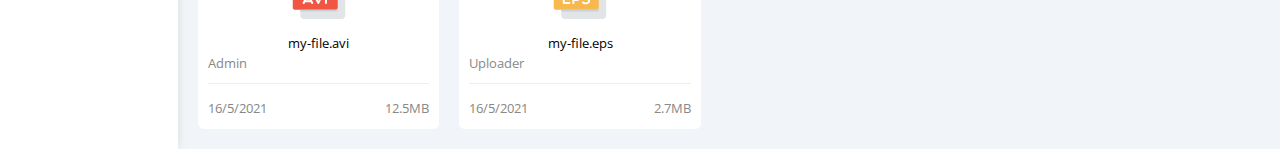
<file: files.html>
<!DOCTYPE html>
<html lang="en">
<head>
    <meta charset="UTF-8">
    <meta name="viewport" content="width=device-width, initial-scale=1.0">
    <link rel="stylesheet" href="./css/reset.css">
    <link rel="stylesheet" href="./css/all.min.css">
    <link rel="stylesheet" href="./css/framework.css">
    <link rel="stylesheet" href="./css/master.css">
    <link rel="preconnect" href="https://fonts.googleapis.com">
    <link rel="preconnect" href="https://fonts.gstatic.com" crossorigin>
    <link href="https://fonts.googleapis.com/css2?family=Open+Sans:ital,wght@0,300..800;1,300..800&display=swap" rel="stylesheet">
    <title>Files</title>
</head>
<body>
    <div class="page d-flex">
        <div class="sidebar bg-white p-20 p-relative">
            <h3 class="p-relative txt-c">Elzero</h3>
            <ul>
                <li>
                    <a class="d-flex align-c fs-15 c-black rad-6 p-10" href="index.html">
                        <i class="fa-solid fa-chart-simple fa-fw"></i>
                        <span>Dashboard</span>
                    </a>
                </li>
                <li>
                    <a class="d-flex align-c fs-15 c-black rad-6 p-10" href="settings.html">
                        <i class="fa-solid fa-gear fa-fw"></i>
                        <span>Settings</span>
                    </a>
                </li>
                <li>
                    <a class="d-flex align-c fs-15 c-black rad-6 p-10" href="profile.html">
                        <i class="fa-regular fa-user fa-fw"></i>
                        <span>Profile</span>
                    </a>
                </li>
                <li>
                    <a class="d-flex align-c fs-15 c-black rad-6 p-10" href="projects.html">
                        <i class="fa-solid fa-diagram-project fa-fw"></i>
                        <span>Projects</span>
                    </a>
                </li>
                <li>
                    <a class="d-flex align-c fs-15 c-black rad-6 p-10" href="courses.html">
                        <i class="fa-solid fa-graduation-cap fa-fw"></i>
                        <span>Courses</span>
                    </a>
                </li>
                <li>
                    <a class="d-flex align-c fs-15 c-black rad-6 p-10" href="friends.html">
                        <i class="fa-regular fa-circle-user fa-fw"></i>
                        <span>Friends</span>
                    </a>
                </li>
                <li>
                    <a class="active d-flex align-c fs-15 c-black rad-6 p-10" href="files.html">
                        <i class="fa-regular fa-file fa-fw"></i>
                        <span>Files</span>
                    </a>
                </li>
                <li>
                    <a class="d-flex align-c fs-15 c-black rad-6 p-10" href="Plans.html">
                        <i class="fa-regular fa-credit-card fa-fw"></i>
                        <span>Plans</span>
                    </a>
                </li>
            </ul>
        </div>
        <div class="content w-full">
            <!-- start head -->
            <div class="head bg-white p-15 between-flex">
                <div class="search p-relative">
                    <input class="p-10" type="search" placeholder="Type A Keyword">
                </div>
                <div class="icons d-flex align-c">
                    <span class="notification p-relative">
                        <i class="fa-regular fa-bell fa-lg"></i>
                    </span>
                    <img src="./images/avatar.png" alt="">
                </div>
            </div>
            <!-- end head -->
            <h1 class="p-relative">Files</h1>
            <div class="files m-20 d-flex gap-20">
                <div class="my-file d-grid gap-20">
                    <div class="file-box bg-white rad-6 p-10">
                        <i class="fa-solid fa-download c-grey"></i>
                        <div class="txt-c">
                            <img src="./images/pdf.svg" alt="">
                            <p class="fs-13">my-file.pdf</p>
                        </div>
                        <p class="c-grey fs-13">Elzero</p>
                        <div class="between-flex mt-10 pt-15">
                            <p class="c-grey fs-13">20/06/2020</p>
                            <p class="c-grey fs-13">5.5MB</p>
                        </div>
                    </div>
                    <div class="file-box bg-white rad-6 p-10">
                        <i class="fa-solid fa-download c-grey"></i>
                        <div class="txt-c">
                            <img src="./images/avi.svg" alt="">
                            <p class="fs-13">my-file.avi</p>
                        </div>
                        <p class="c-grey fs-13">Admin</p>
                        <div class="between-flex mt-10 pt-15">
                            <p class="c-grey fs-13">16/5/2021</p>
                            <p class="c-grey fs-13">12.5MB</p>
                        </div>
                    </div>
                    <div class="file-box bg-white rad-6 p-10">
                        <i class="fa-solid fa-download c-grey"></i>
                        <div class="txt-c">
                            <img src="./images/eps.svg" alt="">
                            <p class="fs-13">my-file.eps</p>
                        </div>
                        <p class="c-grey fs-13">Uploader</p>
                        <div class="between-flex mt-10 pt-15">
                            <p class="c-grey fs-13">16/5/2021</p>
                            <p class="c-grey fs-13">2.7MB</p>
                        </div>
                    </div>
                    <div class="file-box bg-white rad-6 p-10">
                        <i class="fa-solid fa-download c-grey"></i>
                        <div class="txt-c">
                            <img src="./images/psd.svg" alt="">
                            <p class="fs-13">my-file.psd</p>
                        </div>
                        <p class="c-grey fs-13">Osama</p>
                        <div class="between-flex mt-10 pt-15">
                            <p class="c-grey fs-13">16/5/2021</p>
                            <p class="c-grey fs-13">15.1MB</p>
                        </div>
                    </div>
                    <div class="file-box bg-white rad-6 p-10">
                        <i class="fa-solid fa-download c-grey"></i>
                        <div class="txt-c">
                            <img src="./images/dll.svg" alt="">
                            <p class="fs-13">my-file.dll</p>
                        </div>
                        <p class="c-grey fs-13">Coder</p>
                        <div class="between-flex mt-10 pt-15">
                            <p class="c-grey fs-13">16/5/2021</p>
                            <p class="c-grey fs-13">2.2MB</p>
                        </div>
                    </div>
                    <div class="file-box bg-white rad-6 p-10">
                        <i class="fa-solid fa-download c-grey"></i>
                        <div class="txt-c">
                            <img src="./images/png.svg" alt="">
                            <p class="fs-13">my-file.png</p>
                        </div>
                        <p class="c-grey fs-13">Designer</p>
                        <div class="between-flex mt-10 pt-15">
                            <p class="c-grey fs-13">16/5/2021</p>
                            <p class="c-grey fs-13">1.1MB</p>
                        </div>
                    </div>
                    <div class="file-box bg-white rad-6 p-10">
                        <i class="fa-solid fa-download c-grey"></i>
                        <div class="txt-c">
                            <img src="./images/psd.svg" alt="">
                            <p class="fs-13">my-file.psd</p>
                        </div>
                        <p class="c-grey fs-13">Osama</p>
                        <div class="between-flex mt-10 pt-15">
                            <p class="c-grey fs-13">16/5/2021</p>
                            <p class="c-grey fs-13">15.1MB</p>
                        </div>
                    </div>
                    <div class="file-box bg-white rad-6 p-10">
                        <i class="fa-solid fa-download c-grey"></i>
                        <div class="txt-c">
                            <img src="./images/pdf.svg" alt="">
                            <p class="fs-13">my-file.pdf</p>
                        </div>
                        <p class="c-grey fs-13">Elzero</p>
                        <div class="between-flex mt-10 pt-15">
                            <p class="c-grey fs-13">16/5/2021</p>
                            <p class="c-grey fs-13">5.5MB</p>
                        </div>
                    </div>
                    <div class="file-box bg-white rad-6 p-10">
                        <i class="fa-solid fa-download c-grey"></i>
                        <div class="txt-c">
                            <img src="./images/avi.svg" alt="">
                            <p class="fs-13">my-file.avi</p>
                        </div>
                        <p class="c-grey fs-13">Admin</p>
                        <div class="between-flex mt-10 pt-15">
                            <p class="c-grey fs-13">16/5/2021</p>
                            <p class="c-grey fs-13">12.5MB</p>
                        </div>
                    </div>
                    <div class="file-box bg-white rad-6 p-10">
                        <i class="fa-solid fa-download c-grey"></i>
                        <div class="txt-c">
                            <img src="./images/eps.svg" alt="">
                            <p class="fs-13">my-file.eps</p>
                        </div>
                        <p class="c-grey fs-13">Uploader</p>
                        <div class="between-flex mt-10 pt-15">
                            <p class="c-grey fs-13">16/5/2021</p>
                            <p class="c-grey fs-13">2.7MB</p>
                        </div>
                    </div> 
                    <div class="file-box bg-white rad-6 p-10">
                        <i class="fa-solid fa-download c-grey"></i>
                        <div class="txt-c">
                            <img src="./images/pdf.svg" alt="">
                            <p class="fs-13">my-file.pdf</p>
                        </div>
                        <p class="c-grey fs-13">Elzero</p>
                        <div class="between-flex mt-10 pt-15">
                            <p class="c-grey fs-13">20/06/2020</p>
                            <p class="c-grey fs-13">5.5MB</p>
                        </div>
                    </div> 
                    <div class="file-box bg-white rad-6 p-10">
                        <i class="fa-solid fa-download c-grey"></i>
                        <div class="txt-c">
                            <img src="./images/eps.svg" alt="">
                            <p class="fs-13">my-file.eps</p>
                        </div>
                        <p class="c-grey fs-13">Uploader</p>
                        <div class="between-flex mt-10 pt-15">
                            <p class="c-grey fs-13">16/5/2021</p>
                            <p class="c-grey fs-13">2.7MB</p>
                        </div>
                    </div>
                    <div class="file-box bg-white rad-6 p-10">
                        <i class="fa-solid fa-download c-grey"></i>
                        <div class="txt-c">
                            <img src="./images/avi.svg" alt="">
                            <p class="fs-13">my-file.avi</p>
                        </div>
                        <p class="c-grey fs-13">Admin</p>
                        <div class="between-flex mt-10 pt-15">
                            <p class="c-grey fs-13">16/5/2021</p>
                            <p class="c-grey fs-13">12.5MB</p>
                        </div>
                    </div> 
                    <div class="file-box bg-white rad-6 p-10">
                        <i class="fa-solid fa-download c-grey"></i>
                        <div class="txt-c">
                            <img src="./images/psd.svg" alt="">
                            <p class="fs-13">my-file.psd</p>
                        </div>
                        <p class="c-grey fs-13">Osama</p>
                        <div class="between-flex mt-10 pt-15">
                            <p class="c-grey fs-13">16/5/2021</p>
                            <p class="c-grey fs-13">15.1MB</p>
                        </div>
                    </div>  
                    <div class="file-box bg-white rad-6 p-10">
                        <i class="fa-solid fa-download c-grey"></i>
                        <div class="txt-c">
                            <img src="./images/dll.svg" alt="">
                            <p class="fs-13">my-file.dll</p>
                        </div>
                        <p class="c-grey fs-13">Coder</p>
                        <div class="between-flex mt-10 pt-15">
                            <p class="c-grey fs-13">16/5/2021</p>
                            <p class="c-grey fs-13">2.2MB</p>
                        </div>
                    </div> 
                    <div class="file-box bg-white rad-6 p-10">
                        <i class="fa-solid fa-download c-grey"></i>
                        <div class="txt-c">
                            <img src="./images/png.svg" alt="">
                            <p class="fs-13">my-file.png</p>
                        </div>
                        <p class="c-grey fs-13">Designer</p>
                        <div class="between-flex mt-10 pt-15">
                            <p class="c-grey fs-13">16/5/2021</p>
                            <p class="c-grey fs-13">1.1MB</p>
                        </div>
                    </div>  
                    <div class="file-box bg-white rad-6 p-10">
                        <i class="fa-solid fa-download c-grey"></i>
                        <div class="txt-c">
                            <img src="./images/psd.svg" alt="">
                            <p class="fs-13">my-file.psd</p>
                        </div>
                        <p class="c-grey fs-13">Osama</p>
                        <div class="between-flex mt-10 pt-15">
                            <p class="c-grey fs-13">16/5/2021</p>
                            <p class="c-grey fs-13">15.1MB</p>
                        </div>
                    </div>     
                    <div class="file-box bg-white rad-6 p-10">
                        <i class="fa-solid fa-download c-grey"></i>
                        <div class="txt-c">
                            <img src="./images/pdf.svg" alt="">
                            <p class="fs-13">my-file.pdf</p>
                        </div>
                        <p class="c-grey fs-13">Elzero</p>
                        <div class="between-flex mt-10 pt-15">
                            <p class="c-grey fs-13">20/06/2020</p>
                            <p class="c-grey fs-13">5.5MB</p>
                        </div>
                    </div>
                    <div class="file-box bg-white rad-6 p-10">
                        <i class="fa-solid fa-download c-grey"></i>
                        <div class="txt-c">
                            <img src="./images/avi.svg" alt="">
                            <p class="fs-13">my-file.avi</p>
                        </div>
                        <p class="c-grey fs-13">Admin</p>
                        <div class="between-flex mt-10 pt-15">
                            <p class="c-grey fs-13">16/5/2021</p>
                            <p class="c-grey fs-13">12.5MB</p>
                        </div>
                    </div>
                    <div class="file-box bg-white rad-6 p-10">
                        <i class="fa-solid fa-download c-grey"></i>
                        <div class="txt-c">
                            <img src="./images/eps.svg" alt="">
                            <p class="fs-13">my-file.eps</p>
                        </div>
                        <p class="c-grey fs-13">Uploader</p>
                        <div class="between-flex mt-10 pt-15">
                            <p class="c-grey fs-13">16/5/2021</p>
                            <p class="c-grey fs-13">2.7MB</p>
                        </div>
                    </div>                                                                                                                                                                       
                </div>
                <div class="Statistics bg-white rad-6 p-20">
                    <h2 class="mb-15">Files Statistics</h2>
                    <div class="box between-flex p-10 rad-6 mb-15">
                        <div class="between-flex">
                            <i class="fa-regular fa-file-pdf blue"></i>
                            <div>
                                <p class="fs-14">PDF Files</p>
                                <p class="fs-13 c-grey">130</p>
                            </div>
                        </div>
                        <p class="fs-13 c-grey">6.5GB</p>
                    </div>
                    <div class="box between-flex p-10 rad-6 mb-15">
                        <div class="between-flex">
                            <i class="fa-solid fa-images green"></i>
                            <div>
                                <p class="fs-14">Images</p>
                                <p class="fs-13 c-grey">115 Files</p>
                            </div>
                        </div>
                        <p class="fs-13 c-grey">3.5GB</p>
                    </div>
                    <div class="box between-flex p-10 rad-6 mb-15">
                        <div class="between-flex">
                            <i class="fa-solid fa-file-word red"></i>
                            <div>
                                <p class="fs-14">Word Files</p>
                                <p class="fs-13 c-grey">110 Files</p>
                            </div>
                        </div>
                        <p class="fs-13 c-grey">3.2GB</p>
                    </div>
                    <div class="box between-flex p-10 rad-6">
                        <div class="between-flex">
                            <i class="fa-solid fa-file-csv orange"></i>
                            <div>
                                <p class="fs-14">CSV Files</p>
                                <p class="fs-13 c-grey">99 Files</p>
                            </div>
                        </div>
                        <p class="fs-13 c-grey">2.9GB</p>
                    </div>
                    <a class="d-flex align-c w-fit rad-6 p-10 fs-13" href="files.html">
                        <i class="fa-solid fa-angles-up"></i>
                        <p> Upload</p>
                    </a>
                </div>
            </div>
        </div>
    </div>
</body>
</html>
</file>
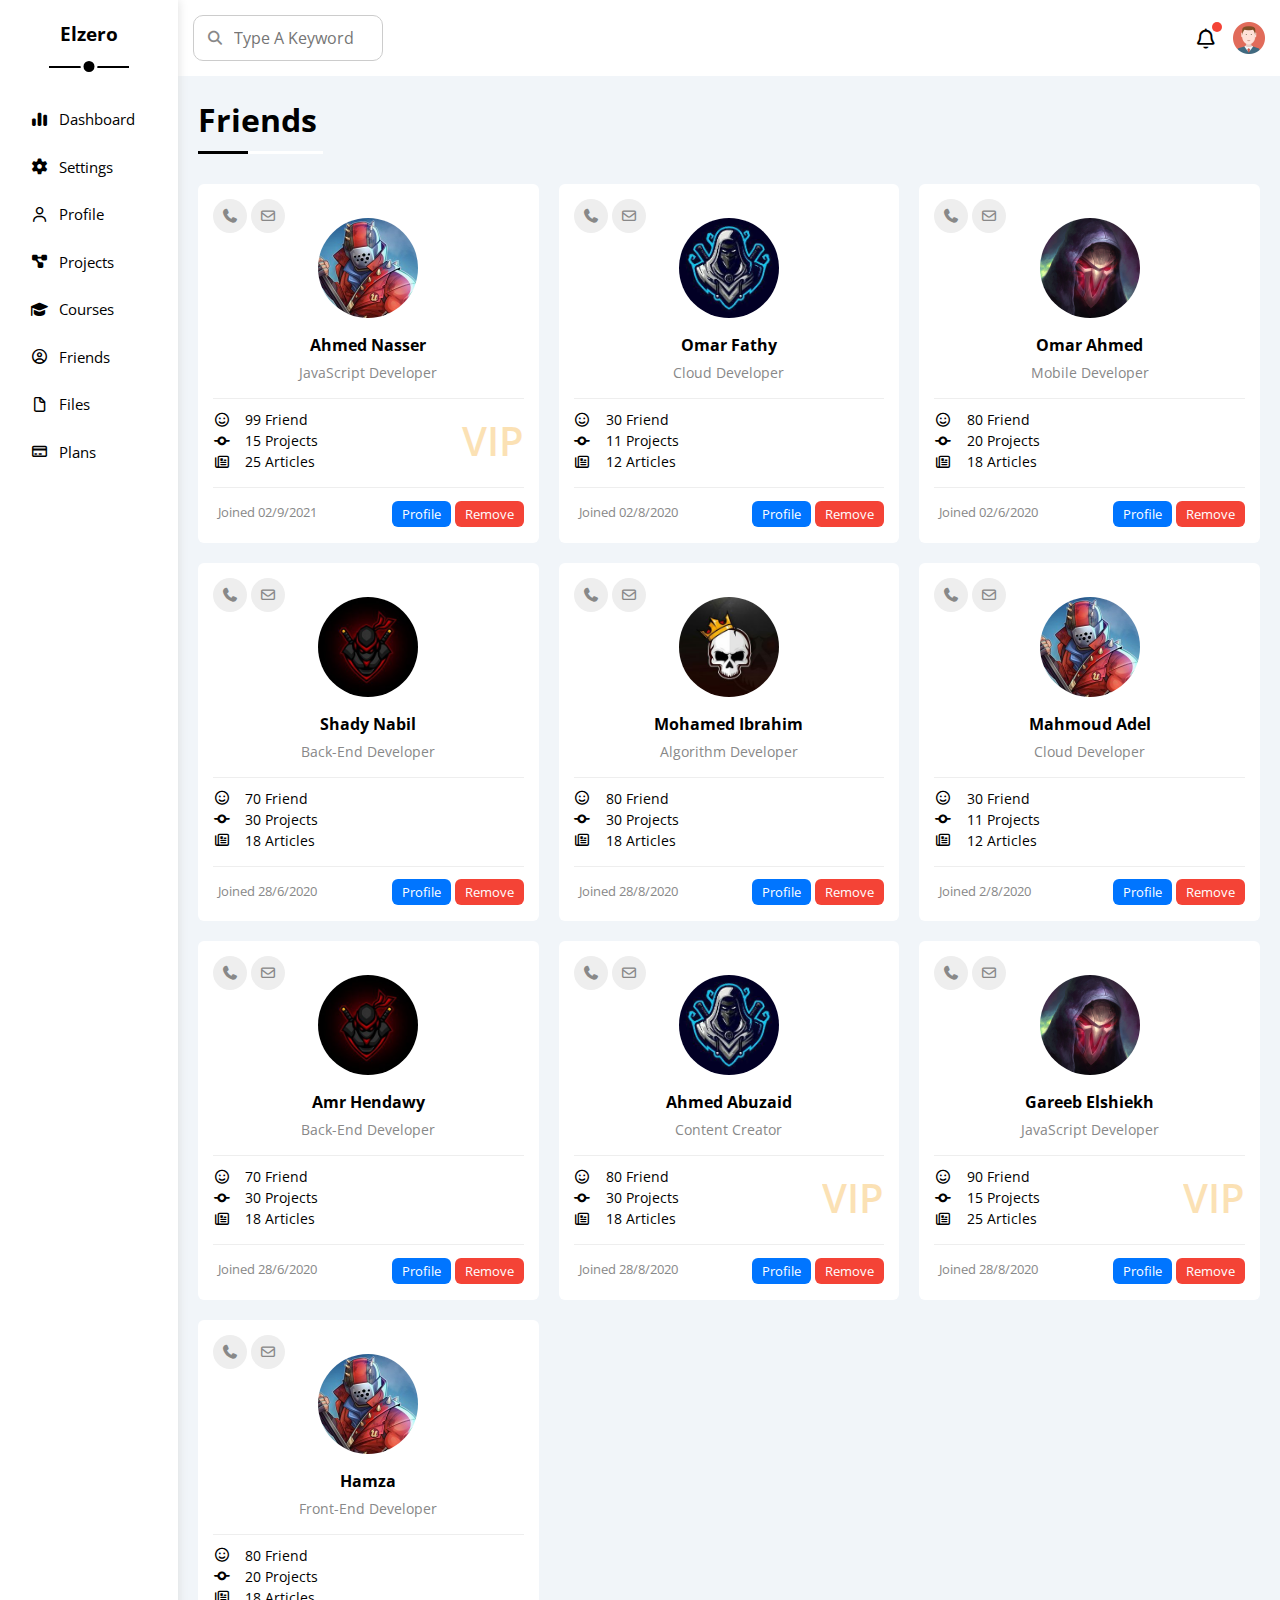
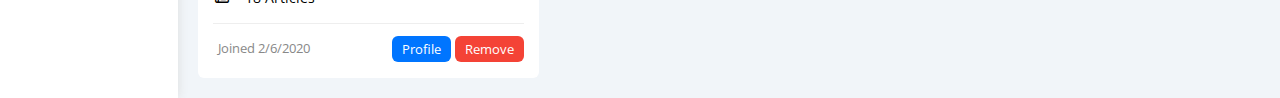
<file: friends.html>
<!DOCTYPE html>
<html lang="en">
<head>
    <meta charset="UTF-8">
    <meta name="viewport" content="width=device-width, initial-scale=1.0">
    <link rel="stylesheet" href="./css/reset.css">
    <link rel="stylesheet" href="./css/all.min.css">
    <link rel="stylesheet" href="./css/framework.css">
    <link rel="stylesheet" href="./css/master.css">
    <link rel="preconnect" href="https://fonts.googleapis.com">
    <link rel="preconnect" href="https://fonts.gstatic.com" crossorigin>
    <link href="https://fonts.googleapis.com/css2?family=Open+Sans:ital,wght@0,300..800;1,300..800&display=swap" rel="stylesheet">
    <title>Friends</title>
</head>
<body>
    <div class="page d-flex">
        <div class="sidebar bg-white p-20 p-relative">
            <h3 class="p-relative txt-c">Elzero</h3>
            <ul>
                <li>
                    <a class="d-flex align-c fs-15 c-black rad-6 p-10" href="index.html">
                        <i class="fa-solid fa-chart-simple fa-fw"></i>
                        <span>Dashboard</span>
                    </a>
                </li>
                <li>
                    <a class="d-flex align-c fs-15 c-black rad-6 p-10" href="settings.html">
                        <i class="fa-solid fa-gear fa-fw"></i>
                        <span>Settings</span>
                    </a>
                </li>
                <li>
                    <a class="d-flex align-c fs-15 c-black rad-6 p-10" href="profile.html">
                        <i class="fa-regular fa-user fa-fw"></i>
                        <span>Profile</span>
                    </a>
                </li>
                <li>
                    <a class="d-flex align-c fs-15 c-black rad-6 p-10" href="projects.html">
                        <i class="fa-solid fa-diagram-project fa-fw"></i>
                        <span>Projects</span>
                    </a>
                </li>
                <li>
                    <a class="d-flex align-c fs-15 c-black rad-6 p-10" href="courses.html">
                        <i class="fa-solid fa-graduation-cap fa-fw"></i>
                        <span>Courses</span>
                    </a>
                </li>
                <li>
                    <a class="active d-flex align-c fs-15 c-black rad-6 p-10" href="friends.html">
                        <i class="fa-regular fa-circle-user fa-fw"></i>
                        <span>Friends</span>
                    </a>
                </li>
                <li>
                    <a class="d-flex align-c fs-15 c-black rad-6 p-10" href="files.html">
                        <i class="fa-regular fa-file fa-fw"></i>
                        <span>Files</span>
                    </a>
                </li>
                <li>
                    <a class="d-flex align-c fs-15 c-black rad-6 p-10" href="Plans.html">
                        <i class="fa-regular fa-credit-card fa-fw"></i>
                        <span>Plans</span>
                    </a>
                </li>
            </ul>
        </div>
        <div class="content w-full">
            <!-- start head -->
            <div class="head bg-white p-15 between-flex">
                <div class="search p-relative">
                    <input class="p-10" type="search" placeholder="Type A Keyword">
                </div>
                <div class="icons d-flex align-c">
                    <span class="notification p-relative">
                        <i class="fa-regular fa-bell fa-lg"></i>
                    </span>
                    <img src="./images/avatar.png" alt="">
                </div>
            </div>
            <!-- end head -->
            <h1 class="p-relative">Friends</h1>
            <div class="friends m-20 d-grid gap-20">
                <div class="friends-box p-15 bg-white rad-6">
                    <div class="icon">
                        <i class="fa-solid fa-phone c-grey bg-eee w-fit fs-14"></i>
                        <i class="fa-regular fa-envelope c-grey bg-eee w-fit fs-14"></i>
                    </div>
                    <div class="pro pb-15 mb-10">
                        <img src="./images/friend-01.jpg" alt="">
                        <h4 class="mb-5">Ahmed Nasser</h4>
                        <p class="c-grey fs-14">JavaScript Developer</p>
                    </div>
                    <div class="info between-flex pb-15 mb-10">
                        <div class="fs-14">
                            <div class="d-flex align-c">
                                <i class="fa-regular fa-face-smile fa-fw"></i>
                                 <p class="ml-15"> 99 Friend</p>
                            </div>
                            <div class="d-flex align-c">
                                <i class="fa-solid fa-code-commit fa-fw"></i>
                                <p class="ml-15"> 15 Projects</p>
                            </div>
                            <div class="d-flex align-c">
                                <i class="fa-regular fa-newspaper fa-fw"></i>
                                <p class="ml-15">25 Articles</p>
                            </div>
                        </div>
                        <p class="vip">VIP</p>
                    </div>
                    <div class="between-flex">
                        <p class="c-grey fs-13 p-5">Joined 02/9/2021</p>
                        <div>
                            <a class="btn-shape c-white bg-blue fs-13" href="profile.html">Profile</a>
                            <a class="btn-shape c-white bg-red fs-13" href="#">Remove</a>
                        </div>
                    </div>
                </div>
                <div class="friends-box p-15 bg-white rad-6">
                    <div class="icon">
                        <i class="fa-solid fa-phone c-grey bg-eee w-fit fs-14"></i>
                        <i class="fa-regular fa-envelope c-grey bg-eee w-fit fs-14"></i>
                    </div>
                    <div class="pro pb-15 mb-10">
                        <img src="./images/friend-02.jpg" alt="">
                        <h4 class="mb-5">Omar Fathy</h4>
                        <p class="c-grey fs-14">Cloud Developer</p>
                    </div>
                    <div class="info between-flex pb-15 mb-10">
                        <div class="fs-14">
                            <div class="d-flex align-c">
                                <i class="fa-regular fa-face-smile fa-fw"></i>
                                 <p class="ml-15"> 30 Friend</p>
                            </div>
                            <div class="d-flex align-c">
                                <i class="fa-solid fa-code-commit fa-fw"></i>
                                <p class="ml-15"> 11 Projects</p>
                            </div>
                            <div class="d-flex align-c">
                                <i class="fa-regular fa-newspaper fa-fw"></i>
                                <p class="ml-15">12 Articles</p>
                            </div>
                        </div>
                        <p class="vip d-none">VIP</p>
                    </div>
                    <div class="between-flex">
                        <p class="c-grey fs-13 p-5">Joined 02/8/2020</p>
                        <div>
                            <a class="btn-shape c-white bg-blue fs-13" href="profile.html">Profile</a>
                            <a class="btn-shape c-white bg-red fs-13" href="#">Remove</a>
                        </div>
                    </div>
                </div>
                <div class="friends-box p-15 bg-white rad-6">
                    <div class="icon">
                        <i class="fa-solid fa-phone c-grey bg-eee w-fit fs-14"></i>
                        <i class="fa-regular fa-envelope c-grey bg-eee w-fit fs-14"></i>
                    </div>
                    <div class="pro pb-15 mb-10">
                        <img src="./images/friend-03.jpg" alt="">
                        <h4 class="mb-5">Omar Ahmed</h4>
                        <p class="c-grey fs-14">Mobile Developer</p>
                    </div>
                    <div class="info between-flex pb-15 mb-10">
                        <div class="fs-14">
                            <div class="d-flex align-c">
                                <i class="fa-regular fa-face-smile fa-fw"></i>
                                 <p class="ml-15"> 80 Friend</p>
                            </div>
                            <div class="d-flex align-c">
                                <i class="fa-solid fa-code-commit fa-fw"></i>
                                <p class="ml-15"> 20 Projects</p>
                            </div>
                            <div class="d-flex align-c">
                                <i class="fa-regular fa-newspaper fa-fw"></i>
                                <p class="ml-15">18 Articles</p>
                            </div>
                        </div>
                        <p class="vip d-none">VIP</p>
                    </div>
                    <div class="between-flex">
                        <p class="c-grey fs-13 p-5">Joined 02/6/2020</p>
                        <div>
                            <a class="btn-shape c-white bg-blue fs-13" href="profile.html">Profile</a>
                            <a class="btn-shape c-white bg-red fs-13" href="#">Remove</a>
                        </div>
                    </div>
                </div>
                <div class="friends-box p-15 bg-white rad-6">
                    <div class="icon">
                        <i class="fa-solid fa-phone c-grey bg-eee w-fit fs-14"></i>
                        <i class="fa-regular fa-envelope c-grey bg-eee w-fit fs-14"></i>
                    </div>
                    <div class="pro pb-15 mb-10">
                        <img src="./images/friend-04.jpg" alt="">
                        <h4 class="mb-5">Shady Nabil</h4>
                        <p class="c-grey fs-14">Back-End Developer</p>
                    </div>
                    <div class="info between-flex pb-15 mb-10">
                        <div class="fs-14">
                            <div class="d-flex align-c">
                                <i class="fa-regular fa-face-smile fa-fw"></i>
                                 <p class="ml-15"> 70 Friend</p>
                            </div>
                            <div class="d-flex align-c">
                                <i class="fa-solid fa-code-commit fa-fw"></i>
                                <p class="ml-15"> 30 Projects</p>
                            </div>
                            <div class="d-flex align-c">
                                <i class="fa-regular fa-newspaper fa-fw"></i>
                                <p class="ml-15">18 Articles</p>
                            </div>
                        </div>
                        <p class="vip d-none">VIP</p>
                    </div>
                    <div class="between-flex">
                        <p class="c-grey fs-13 p-5">Joined 28/6/2020</p>
                        <div>
                            <a class="btn-shape c-white bg-blue fs-13" href="profile.html">Profile</a>
                            <a class="btn-shape c-white bg-red fs-13" href="#">Remove</a>
                        </div>
                    </div>
                </div>
                <div class="friends-box p-15 bg-white rad-6">
                    <div class="icon">
                        <i class="fa-solid fa-phone c-grey bg-eee w-fit fs-14"></i>
                        <i class="fa-regular fa-envelope c-grey bg-eee w-fit fs-14"></i>
                    </div>
                    <div class="pro pb-15 mb-10">
                        <img src="./images/friend-05.jpg" alt="">
                        <h4 class="mb-5">Mohamed Ibrahim</h4>
                        <p class="c-grey fs-14">Algorithm Developer</p>
                    </div>
                    <div class="info between-flex pb-15 mb-10">
                        <div class="fs-14">
                            <div class="d-flex align-c">
                                <i class="fa-regular fa-face-smile fa-fw"></i>
                                 <p class="ml-15"> 80 Friend</p>
                            </div>
                            <div class="d-flex align-c">
                                <i class="fa-solid fa-code-commit fa-fw"></i>
                                <p class="ml-15"> 30 Projects</p>
                            </div>
                            <div class="d-flex align-c">
                                <i class="fa-regular fa-newspaper fa-fw"></i>
                                <p class="ml-15">18 Articles</p>
                            </div>
                        </div>
                        <p class="vip d-none">VIP</p>
                    </div>
                    <div class="between-flex">
                        <p class="c-grey fs-13 p-5">Joined 28/8/2020</p>
                        <div>
                            <a class="btn-shape c-white bg-blue fs-13" href="profile.html">Profile</a>
                            <a class="btn-shape c-white bg-red fs-13" href="#">Remove</a>
                        </div>
                    </div>
                </div>
                <div class="friends-box p-15 bg-white rad-6">
                    <div class="icon">
                        <i class="fa-solid fa-phone c-grey bg-eee w-fit fs-14"></i>
                        <i class="fa-regular fa-envelope c-grey bg-eee w-fit fs-14"></i>
                    </div>
                    <div class="pro pb-15 mb-10">
                        <img src="./images/friend-01.jpg" alt="">
                        <h4 class="mb-5">Mahmoud Adel</h4>
                        <p class="c-grey fs-14">Cloud Developer</p>
                    </div>
                    <div class="info between-flex pb-15 mb-10">
                        <div class="fs-14">
                            <div class="d-flex align-c">
                                <i class="fa-regular fa-face-smile fa-fw"></i>
                                 <p class="ml-15"> 30 Friend</p>
                            </div>
                            <div class="d-flex align-c">
                                <i class="fa-solid fa-code-commit fa-fw"></i>
                                <p class="ml-15"> 11 Projects</p>
                            </div>
                            <div class="d-flex align-c">
                                <i class="fa-regular fa-newspaper fa-fw"></i>
                                <p class="ml-15">12 Articles</p>
                            </div>
                        </div>
                        <p class="vip d-none">VIP</p>
                    </div>
                    <div class="between-flex">
                        <p class="c-grey fs-13 p-5">Joined 2/8/2020</p>
                        <div>
                            <a class="btn-shape c-white bg-blue fs-13" href="profile.html">Profile</a>
                            <a class="btn-shape c-white bg-red fs-13" href="#">Remove</a>
                        </div>
                    </div>
                </div>
                <div class="friends-box p-15 bg-white rad-6">
                    <div class="icon">
                        <i class="fa-solid fa-phone c-grey bg-eee w-fit fs-14"></i>
                        <i class="fa-regular fa-envelope c-grey bg-eee w-fit fs-14"></i>
                    </div>
                    <div class="pro pb-15 mb-10">
                        <img src="./images/friend-04.jpg" alt="">
                        <h4 class="mb-5">Amr Hendawy</h4>
                        <p class="c-grey fs-14">Back-End Developer</p>
                    </div>
                    <div class="info between-flex pb-15 mb-10">
                        <div class="fs-14">
                            <div class="d-flex align-c">
                                <i class="fa-regular fa-face-smile fa-fw"></i>
                                 <p class="ml-15"> 70 Friend</p>
                            </div>
                            <div class="d-flex align-c">
                                <i class="fa-solid fa-code-commit fa-fw"></i>
                                <p class="ml-15"> 30 Projects</p>
                            </div>
                            <div class="d-flex align-c">
                                <i class="fa-regular fa-newspaper fa-fw"></i>
                                <p class="ml-15">18 Articles</p>
                            </div>
                        </div>
                        <p class="vip d-none">VIP</p>
                    </div>
                    <div class="between-flex">
                        <p class="c-grey fs-13 p-5">Joined 28/6/2020</p>
                        <div>
                            <a class="btn-shape c-white bg-blue fs-13" href="profile.html">Profile</a>
                            <a class="btn-shape c-white bg-red fs-13" href="#">Remove</a>
                        </div>
                    </div>
                </div>
                <div class="friends-box p-15 bg-white rad-6">
                    <div class="icon">
                        <i class="fa-solid fa-phone c-grey bg-eee w-fit fs-14"></i>
                        <i class="fa-regular fa-envelope c-grey bg-eee w-fit fs-14"></i>
                    </div>
                    <div class="pro pb-15 mb-10">
                        <img src="./images/friend-02.jpg" alt="">
                        <h4 class="mb-5">Ahmed Abuzaid</h4>
                        <p class="c-grey fs-14">Content Creator</p>
                    </div>
                    <div class="info between-flex pb-15 mb-10">
                        <div class="fs-14">
                            <div class="d-flex align-c">
                                <i class="fa-regular fa-face-smile fa-fw"></i>
                                 <p class="ml-15"> 80 Friend</p>
                            </div>
                            <div class="d-flex align-c">
                                <i class="fa-solid fa-code-commit fa-fw"></i>
                                <p class="ml-15"> 30 Projects</p>
                            </div>
                            <div class="d-flex align-c">
                                <i class="fa-regular fa-newspaper fa-fw"></i>
                                <p class="ml-15">18 Articles</p>
                            </div>
                        </div>
                        <p class="vip">VIP</p>
                    </div>
                    <div class="between-flex">
                        <p class="c-grey fs-13 p-5">Joined 28/8/2020</p>
                        <div>
                            <a class="btn-shape c-white bg-blue fs-13" href="profile.html">Profile</a>
                            <a class="btn-shape c-white bg-red fs-13" href="#">Remove</a>
                        </div>
                    </div>
                </div>
                <div class="friends-box p-15 bg-white rad-6">
                    <div class="icon">
                        <i class="fa-solid fa-phone c-grey bg-eee w-fit fs-14"></i>
                        <i class="fa-regular fa-envelope c-grey bg-eee w-fit fs-14"></i>
                    </div>
                    <div class="pro pb-15 mb-10">
                        <img src="./images/friend-03.jpg" alt="">
                        <h4 class="mb-5">Gareeb Elshiekh</h4>
                        <p class="c-grey fs-14">JavaScript Developer</p>
                    </div>
                    <div class="info between-flex pb-15 mb-10">
                        <div class="fs-14">
                            <div class="d-flex align-c">
                                <i class="fa-regular fa-face-smile fa-fw"></i>
                                 <p class="ml-15"> 90 Friend</p>
                            </div>
                            <div class="d-flex align-c">
                                <i class="fa-solid fa-code-commit fa-fw"></i>
                                <p class="ml-15"> 15 Projects</p>
                            </div>
                            <div class="d-flex align-c">
                                <i class="fa-regular fa-newspaper fa-fw"></i>
                                <p class="ml-15">25 Articles</p>
                            </div>
                        </div>
                        <p class="vip">VIP</p>
                    </div>
                    <div class="between-flex">
                        <p class="c-grey fs-13 p-5">Joined 28/8/2020</p>
                        <div>
                            <a class="btn-shape c-white bg-blue fs-13" href="profile.html">Profile</a>
                            <a class="btn-shape c-white bg-red fs-13" href="#">Remove</a>
                        </div>
                    </div>
                </div>
                <div class="friends-box p-15 bg-white rad-6">
                    <div class="icon">
                        <i class="fa-solid fa-phone c-grey bg-eee w-fit fs-14"></i>
                        <i class="fa-regular fa-envelope c-grey bg-eee w-fit fs-14"></i>
                    </div>
                    <div class="pro pb-15 mb-10">
                        <img src="./images/friend-01.jpg" alt="">
                        <h4 class="mb-5">Hamza</h4>
                        <p class="c-grey fs-14">Front-End Developer</p>
                    </div>
                    <div class="info between-flex pb-15 mb-10">
                        <div class="fs-14">
                            <div class="d-flex align-c">
                                <i class="fa-regular fa-face-smile fa-fw"></i>
                                 <p class="ml-15"> 80 Friend</p>
                            </div>
                            <div class="d-flex align-c">
                                <i class="fa-solid fa-code-commit fa-fw"></i>
                                <p class="ml-15"> 20 Projects</p>
                            </div>
                            <div class="d-flex align-c">
                                <i class="fa-regular fa-newspaper fa-fw"></i>
                                <p class="ml-15">18 Articles</p>
                            </div>
                        </div>
                        <p class="vip d-none">VIP</p>
                    </div>
                    <div class="between-flex">
                        <p class="c-grey fs-13 p-5">Joined 2/6/2020</p>
                        <div>
                            <a class="btn-shape c-white bg-blue fs-13" href="profile.html">Profile</a>
                            <a class="btn-shape c-white bg-red fs-13" href="#">Remove</a>
                        </div>
                    </div>
                </div>
            </div>
        </div>
    </div>
</body>
</html>
</file>
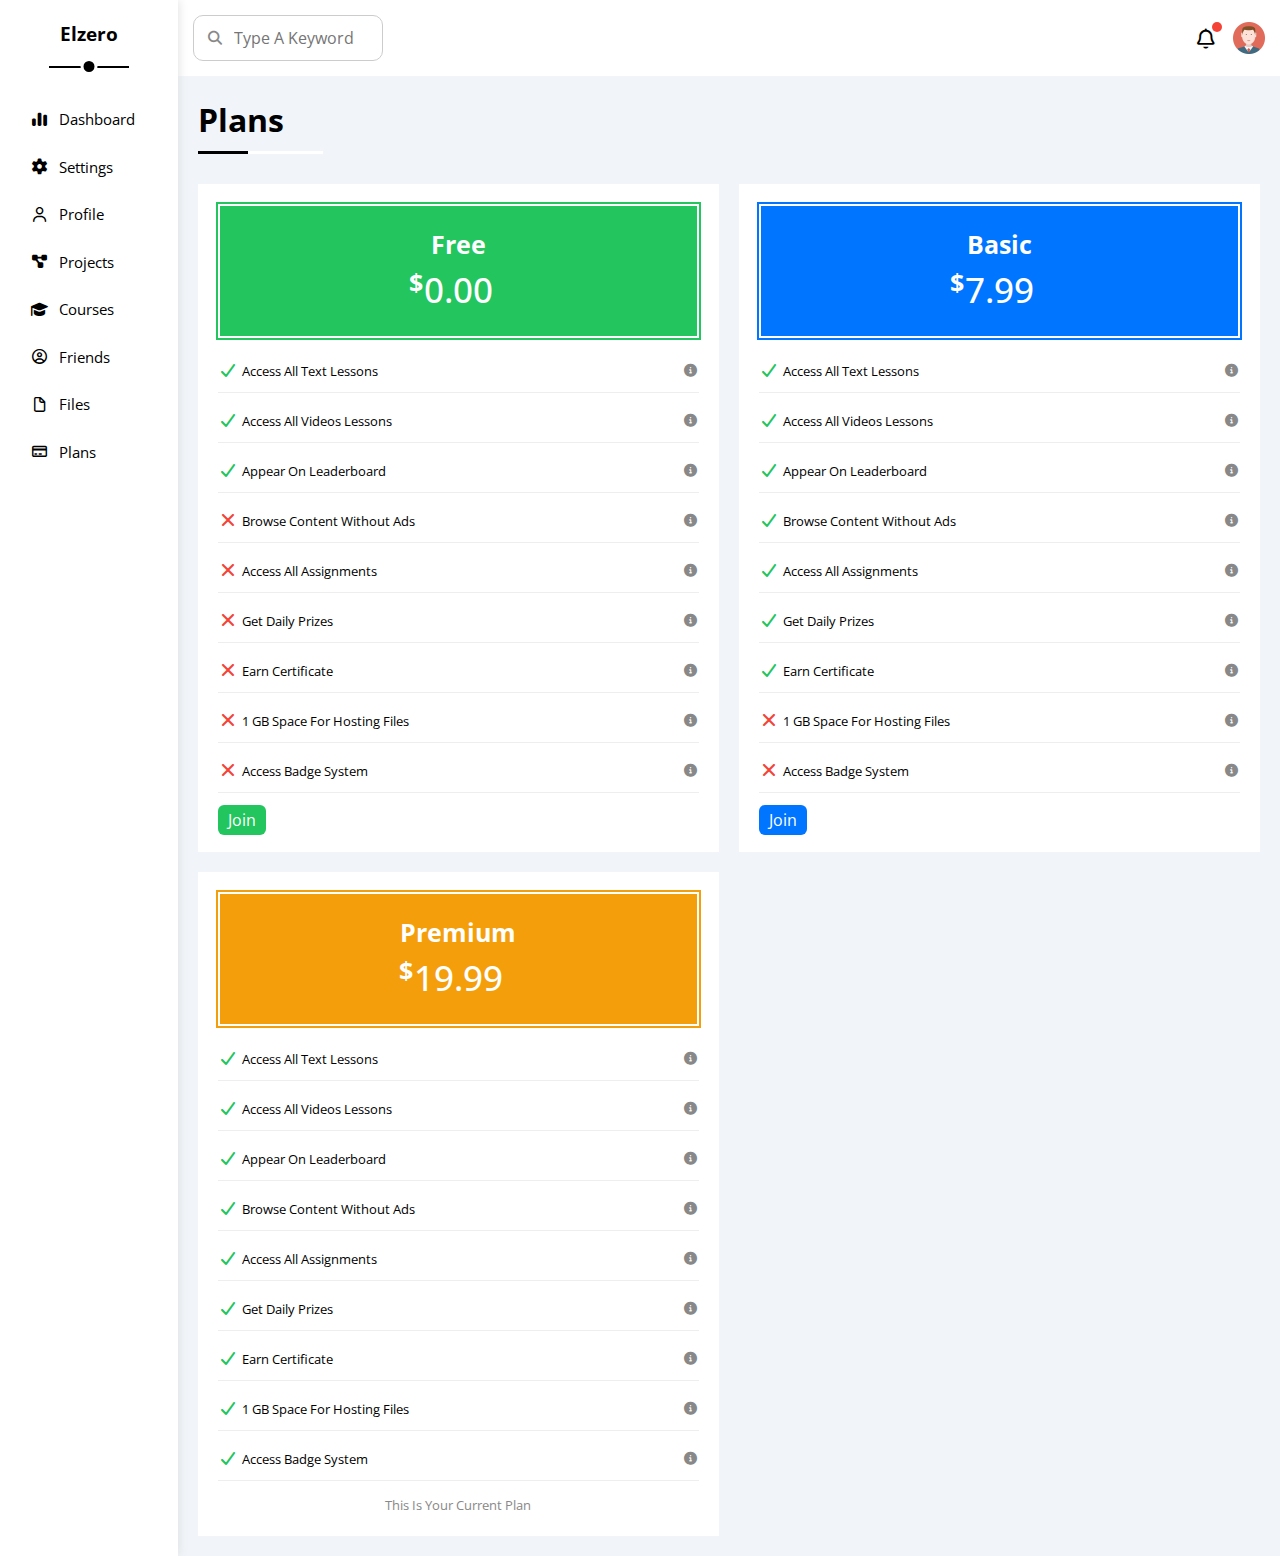
<file: Plans.html>
<!DOCTYPE html>
<html lang="en">
<head>
    <meta charset="UTF-8">
    <meta name="viewport" content="width=device-width, initial-scale=1.0">
    <link rel="stylesheet" href="./css/reset.css">
    <link rel="stylesheet" href="./css/all.min.css">
    <link rel="stylesheet" href="./css/framework.css">
    <link rel="stylesheet" href="./css/master.css">
    <link rel="preconnect" href="https://fonts.googleapis.com">
    <link rel="preconnect" href="https://fonts.gstatic.com" crossorigin>
    <link href="https://fonts.googleapis.com/css2?family=Open+Sans:ital,wght@0,300..800;1,300..800&display=swap" rel="stylesheet">
    <title>Plans</title>
</head>
<body>
    <div class="page d-flex">
        <div class="sidebar bg-white p-20 p-relative">
            <h3 class="p-relative txt-c">Elzero</h3>
            <ul>
                <li>
                    <a class="d-flex align-c fs-15 c-black rad-6 p-10" href="index.html">
                        <i class="fa-solid fa-chart-simple fa-fw"></i>
                        <span>Dashboard</span>
                    </a>
                </li>
                <li>
                    <a class="d-flex align-c fs-15 c-black rad-6 p-10" href="settings.html">
                        <i class="fa-solid fa-gear fa-fw"></i>
                        <span>Settings</span>
                    </a>
                </li>
                <li>
                    <a class="d-flex align-c fs-15 c-black rad-6 p-10" href="profile.html">
                        <i class="fa-regular fa-user fa-fw"></i>
                        <span>Profile</span>
                    </a>
                </li>
                <li>
                    <a class="d-flex align-c fs-15 c-black rad-6 p-10" href="projects.html">
                        <i class="fa-solid fa-diagram-project fa-fw"></i>
                        <span>Projects</span>
                    </a>
                </li>
                <li>
                    <a class="d-flex align-c fs-15 c-black rad-6 p-10" href="courses.html">
                        <i class="fa-solid fa-graduation-cap fa-fw"></i>
                        <span>Courses</span>
                    </a>
                </li>
                <li>
                    <a class="d-flex align-c fs-15 c-black rad-6 p-10" href="friends.html">
                        <i class="fa-regular fa-circle-user fa-fw"></i>
                        <span>Friends</span>
                    </a>
                </li>
                <li>
                    <a class="d-flex align-c fs-15 c-black rad-6 p-10" href="files.html">
                        <i class="fa-regular fa-file fa-fw"></i>
                        <span>Files</span>
                    </a>
                </li>
                <li>
                    <a class="active d-flex align-c fs-15 c-black rad-6 p-10" href="Plans.html">
                        <i class="fa-regular fa-credit-card fa-fw"></i>
                        <span>Plans</span>
                    </a>
                </li>
            </ul>
        </div>
        <div class="content w-full">
            <!-- start head -->
            <div class="head bg-white p-15 between-flex">
                <div class="search p-relative">
                    <input class="p-10" type="search" placeholder="Type A Keyword">
                </div>
                <div class="icons d-flex align-c">
                    <span class="notification p-relative">
                        <i class="fa-regular fa-bell fa-lg"></i>
                    </span>
                    <img src="./images/avatar.png" alt="">
                </div>
            </div>
            <!-- end head -->
            <h1 class="p-relative">Plans</h1>
            <div class="plans d-grid gap-20 m-20">
                <div class="plan-box p-20 bg-white">
                    <div class=" head-green txt-c c-white bg-green p-20 mb-20">
                        <span class="d-block">Free</span>
                        <div class="dolar p-relative w-fit">
                            <span>$</span>
                            <span>0.00</span>
                        </div>
                    </div>
                    <div class="body">
                        <div class=" info between-flex pb-10 mb-15">
                            <div>
                                <i class="fa-solid fa-check c-green"></i>
                                <span class="fs-13">Access All Text Lessons</span>
                            </div>
                            <i class="fa-solid fa-circle-info fs-13 c-grey"></i>
                        </div>
                        <div class=" info between-flex pb-10 mb-15">
                            <div>
                                <i class="fa-solid fa-check c-green"></i>
                                <span class="fs-13">Access All Videos Lessons</span>
                            </div>
                            <i class="fa-solid fa-circle-info fs-13 c-grey"></i>
                        </div>
                        <div class=" info between-flex pb-10 mb-15">
                            <div>
                                <i class="fa-solid fa-check c-green"></i>
                                <span class="fs-13">Appear On Leaderboard</span>
                            </div>
                            <i class="fa-solid fa-circle-info fs-13 c-grey"></i>
                        </div>
                        <div class=" info between-flex pb-10 mb-15">
                            <div>
                                <i class="fa-solid fa-xmark c-red"></i>
                                <span class="fs-13">Browse Content Without Ads</span>
                            </div>
                            <i class="fa-solid fa-circle-info fs-13 c-grey"></i>
                        </div>
                        <div class=" info between-flex pb-10 mb-15">
                            <div>
                                <i class="fa-solid fa-xmark c-red"></i>
                                <span class="fs-13">Access All Assignments</span>
                            </div>
                            <i class="fa-solid fa-circle-info fs-13 c-grey"></i>
                        </div>
                        <div class=" info between-flex pb-10 mb-15">
                            <div>
                                <i class="fa-solid fa-xmark c-red"></i>
                                <span class="fs-13">Get Daily Prizes</span>
                            </div>
                            <i class="fa-solid fa-circle-info fs-13 c-grey"></i>
                        </div>
                        <div class=" info between-flex pb-10 mb-15">
                            <div>
                                <i class="fa-solid fa-xmark c-red"></i>
                                <span class="fs-13">Earn Certificate</span>
                            </div>
                            <i class="fa-solid fa-circle-info fs-13 c-grey"></i>
                        </div>
                        <div class=" info between-flex pb-10 mb-15">
                            <div>
                                <i class="fa-solid fa-xmark c-red"></i>
                                <span class="fs-13">1 GB Space For Hosting Files</span>
                            </div>
                            <i class="fa-solid fa-circle-info fs-13 c-grey"></i>
                        </div>
                        <div class=" info between-flex pb-10 mb-15">
                            <div>
                                <i class="fa-solid fa-xmark c-red"></i>
                                <span class="fs-13">Access Badge System</span>
                            </div>
                            <i class="fa-solid fa-circle-info fs-13 c-grey"></i>
                        </div>
                        <a class="btn-shape bg-green c-white" href="Plans.html">Join</a>
                    </div>
                </div>
                <div class="plan-box p-20 bg-white">
                    <div class=" head-blue txt-c c-white bg-blue p-20 mb-20">
                        <span class="d-block">Basic</span>
                        <div class="dolar p-relative w-fit">
                            <span>$</span>
                            <span>7.99</span>
                        </div>
                    </div>
                    <div class="body">
                        <div class=" info between-flex pb-10 mb-15">
                            <div>
                                <i class="fa-solid fa-check c-green"></i>
                                <span class="fs-13">Access All Text Lessons</span>
                            </div>
                            <i class="fa-solid fa-circle-info fs-13 c-grey"></i>
                        </div>
                        <div class=" info between-flex pb-10 mb-15">
                            <div>
                                <i class="fa-solid fa-check c-green"></i>
                                <span class="fs-13">Access All Videos Lessons</span>
                            </div>
                            <i class="fa-solid fa-circle-info fs-13 c-grey"></i>
                        </div>
                        <div class=" info between-flex pb-10 mb-15">
                            <div>
                                <i class="fa-solid fa-check c-green"></i>
                                <span class="fs-13">Appear On Leaderboard</span>
                            </div>
                            <i class="fa-solid fa-circle-info fs-13 c-grey"></i>
                        </div>
                        <div class=" info between-flex pb-10 mb-15">
                            <div>
                                <i class="fa-solid fa-check c-green"></i>
                                <span class="fs-13">Browse Content Without Ads</span>
                            </div>
                            <i class="fa-solid fa-circle-info fs-13 c-grey"></i>
                        </div>
                        <div class=" info between-flex pb-10 mb-15">
                            <div>
                                <i class="fa-solid fa-check c-green"></i>
                                <span class="fs-13">Access All Assignments</span>
                            </div>
                            <i class="fa-solid fa-circle-info fs-13 c-grey"></i>
                        </div>
                        <div class=" info between-flex pb-10 mb-15">
                            <div>
                                <i class="fa-solid fa-check c-green"></i>
                                <span class="fs-13">Get Daily Prizes</span>
                            </div>
                            <i class="fa-solid fa-circle-info fs-13 c-grey"></i>
                        </div>
                        <div class=" info between-flex pb-10 mb-15">
                            <div>
                                <i class="fa-solid fa-check c-green"></i>
                                <span class="fs-13">Earn Certificate</span>
                            </div>
                            <i class="fa-solid fa-circle-info fs-13 c-grey"></i>
                        </div>
                        <div class=" info between-flex pb-10 mb-15">
                            <div>
                                <i class="fa-solid fa-xmark c-red"></i>
                                <span class="fs-13">1 GB Space For Hosting Files</span>
                            </div>
                            <i class="fa-solid fa-circle-info fs-13 c-grey"></i>
                        </div>
                        <div class=" info between-flex pb-10 mb-15">
                            <div>
                                <i class="fa-solid fa-xmark c-red"></i>
                                <span class="fs-13">Access Badge System</span>
                            </div>
                            <i class="fa-solid fa-circle-info fs-13 c-grey"></i>
                        </div>
                        <a class="btn-shape bg-blue c-white" href="Plans.html">Join</a>
                    </div>
                </div>
                <div class="plan-box p-20 bg-white">
                    <div class=" head-orange txt-c c-white bg-orange p-20 mb-20">
                        <span class="d-block">Premium</span>
                        <div class="dolar p-relative w-fit">
                            <span>$</span>
                            <span>19.99</span>
                        </div>
                    </div>
                    <div class="body">
                        <div class=" info between-flex pb-10 mb-15">
                            <div>
                                <i class="fa-solid fa-check c-green"></i>
                                <span class="fs-13">Access All Text Lessons</span>
                            </div>
                            <i class="fa-solid fa-circle-info fs-13 c-grey"></i>
                        </div>
                        <div class=" info between-flex pb-10 mb-15">
                            <div>
                                <i class="fa-solid fa-check c-green"></i>
                                <span class="fs-13">Access All Videos Lessons</span>
                            </div>
                            <i class="fa-solid fa-circle-info fs-13 c-grey"></i>
                        </div>
                        <div class=" info between-flex pb-10 mb-15">
                            <div>
                                <i class="fa-solid fa-check c-green"></i>
                                <span class="fs-13">Appear On Leaderboard</span>
                            </div>
                            <i class="fa-solid fa-circle-info fs-13 c-grey"></i>
                        </div>
                        <div class=" info between-flex pb-10 mb-15">
                            <div>
                                <i class="fa-solid fa-check c-green"></i>
                                <span class="fs-13">Browse Content Without Ads</span>
                            </div>
                            <i class="fa-solid fa-circle-info fs-13 c-grey"></i>
                        </div>
                        <div class=" info between-flex pb-10 mb-15">
                            <div>
                                <i class="fa-solid fa-check c-green"></i>
                                <span class="fs-13">Access All Assignments</span>
                            </div>
                            <i class="fa-solid fa-circle-info fs-13 c-grey"></i>
                        </div>
                        <div class=" info between-flex pb-10 mb-15">
                            <div>
                                <i class="fa-solid fa-check c-green"></i>
                                <span class="fs-13">Get Daily Prizes</span>
                            </div>
                            <i class="fa-solid fa-circle-info fs-13 c-grey"></i>
                        </div>
                        <div class=" info between-flex pb-10 mb-15">
                            <div>
                                <i class="fa-solid fa-check c-green"></i>
                                <span class="fs-13">Earn Certificate</span>
                            </div>
                            <i class="fa-solid fa-circle-info fs-13 c-grey"></i>
                        </div>
                        <div class=" info between-flex pb-10 mb-15">
                            <div>
                                <i class="fa-solid fa-check c-green"></i>
                                <span class="fs-13">1 GB Space For Hosting Files</span>
                            </div>
                            <i class="fa-solid fa-circle-info fs-13 c-grey"></i>
                        </div>
                        <div class=" info between-flex pb-10 mb-15">
                            <div>
                                <i class="fa-solid fa-check c-green"></i>
                                <span class="fs-13">Access Badge System</span>
                            </div>
                            <i class="fa-solid fa-circle-info fs-13 c-grey"></i>
                        </div>
                        <p class="txt-c c-grey fs-13">This Is Your Current Plan</p>
                    </div>
                </div>
            </div>
        </div>
    </div>
</body>
</html>
</file>
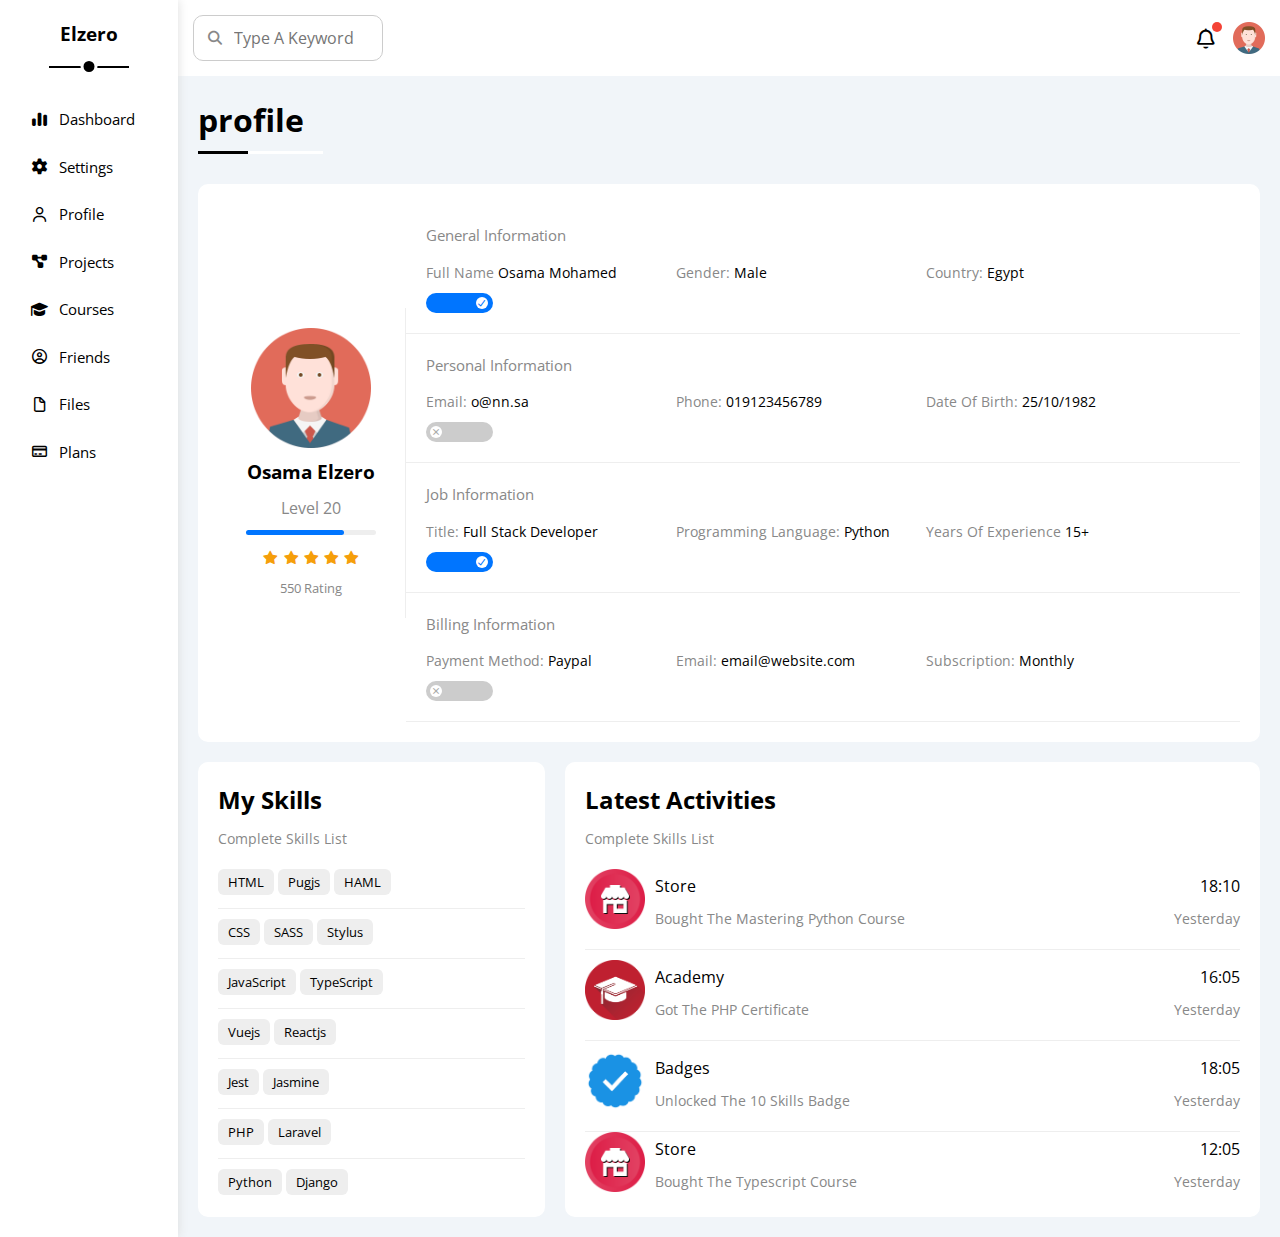
<file: profile.html>
<!DOCTYPE html>
<html lang="en">
<head>
    <meta charset="UTF-8">
    <meta name="viewport" content="width=device-width, initial-scale=1.0">
    <link rel="stylesheet" href="./css/reset.css">
    <link rel="stylesheet" href="./css/all.min.css">
    <link rel="stylesheet" href="./css/framework.css">
    <link rel="stylesheet" href="./css/master.css">
    <link rel="preconnect" href="https://fonts.googleapis.com">
    <link rel="preconnect" href="https://fonts.gstatic.com" crossorigin>
    <link href="https://fonts.googleapis.com/css2?family=Open+Sans:ital,wght@0,300..800;1,300..800&display=swap" rel="stylesheet">
    <title>profile</title>
</head>
<body>
    <div class="page d-flex">
        <div class="sidebar bg-white p-20 p-relative">
            <h3 class="p-relative txt-c">Elzero</h3>
            <ul>
                <li>
                    <a class="d-flex align-c fs-15 c-black rad-6 p-10" href="index.html">
                        <i class="fa-solid fa-chart-simple fa-fw"></i>
                        <span>Dashboard</span>
                    </a>
                </li>
                <li>
                    <a class="d-flex align-c fs-15 c-black rad-6 p-10" href="settings.html">
                        <i class="fa-solid fa-gear fa-fw"></i>
                        <span>Settings</span>
                    </a>
                </li>
                <li>
                    <a class="active d-flex align-c fs-15 c-black rad-6 p-10" href="profile.html">
                        <i class="fa-regular fa-user fa-fw"></i>
                        <span>Profile</span>
                    </a>
                </li>
                <li>
                    <a class="d-flex align-c fs-15 c-black rad-6 p-10" href="projects.html">
                        <i class="fa-solid fa-diagram-project fa-fw"></i>
                        <span>Projects</span>
                    </a>
                </li>
                <li>
                    <a class="d-flex align-c fs-15 c-black rad-6 p-10" href="courses.html">
                        <i class="fa-solid fa-graduation-cap fa-fw"></i>
                        <span>Courses</span>
                    </a>
                </li>
                <li>
                    <a class="d-flex align-c fs-15 c-black rad-6 p-10" href="friends.html">
                        <i class="fa-regular fa-circle-user fa-fw"></i>
                        <span>Friends</span>
                    </a>
                </li>
                <li>
                    <a class="d-flex align-c fs-15 c-black rad-6 p-10" href="files.html">
                        <i class="fa-regular fa-file fa-fw"></i>
                        <span>Files</span>
                    </a>
                </li>
                <li>
                    <a class="d-flex align-c fs-15 c-black rad-6 p-10" href="Plans.html">
                        <i class="fa-regular fa-credit-card fa-fw"></i>
                        <span>Plans</span>
                    </a>
                </li>
            </ul>
        </div>
        <div class="content w-full">
            <!-- start head -->
            <div class="head bg-white p-15 between-flex">
                <div class="search p-relative">
                    <input class="p-10" type="search" placeholder="Type A Keyword">
                </div>
                <div class="icons d-flex align-c">
                    <span class="notification p-relative">
                        <i class="fa-regular fa-bell fa-lg"></i>
                    </span>
                    <img src="./images/avatar.png" alt="">
                </div>
            </div>
            <!-- end head -->
            <h1 class="p-relative">profile</h1>
            <div class="profile-page m-20">
                <div class="overview bg-white p-20 rad-10 d-flex align-c">
                    <div class="avtar-box txt-c p-20">
                        <img class="mb-10" src="./images/avatar.png" alt="">
                        <h3>Osama Elzero</h3>
                        <p class="c-grey mt-10">Level 20</p>
                        <div class="level rad-6 mt-10 p-relative bg-eee">
                            <span class="rad-6" style="width: 75%;"></span>
                        </div>
                        <div class="rating mt-10 mb-10">
                            <i class="fa-solid fa-star c-orange fs-13"></i>
                            <i class="fa-solid fa-star c-orange fs-13"></i>
                            <i class="fa-solid fa-star c-orange fs-13"></i>
                            <i class="fa-solid fa-star c-orange fs-13"></i>
                            <i class="fa-solid fa-star c-orange fs-13"></i>
                        </div>
                        <p class="c-grey mt-10 fs-13">550 Rating</p>
                    </div>
                    <div class="info-box">
                        <div class="box p-20 d-flex align-c">
                            <h4 class="c-grey fs-15 w-full mb-5">General Information</h4>
                            <div class="fs-14">
                                <span class="c-grey">Full Name</span>
                                <span>Osama Mohamed</span>
                            </div>
                            <div class="fs-14">
                                <span class="c-grey">Gender:</span>
                                <span> Male</span>
                            </div>
                            <div class="fs-14">
                                <span class="c-grey">Country:</span>
                                <span>Egypt</span>
                            </div>
                            <div>
                                <label>
                                  <input class="toggle-checkbox" type="checkbox" checked>
                                  <div class="toogle-switch"></div>
                                </label>
                            </div>
                        </div>
                        <div class="box p-20 d-flex align-c">
                            <h4 class="c-grey fs-15 w-full mb-5">Personal Information</h4>
                            <div class="fs-14">
                                <span class="c-grey">Email:</span>
                                <span>o@nn.sa</span>
                            </div>
                            <div class="fs-14">
                                <span class="c-grey">Phone:</span>
                                <span> 019123456789</span>
                            </div>
                            <div class="fs-14">
                                <span class="c-grey">Date Of Birth:</span>
                                <span>25/10/1982</span>
                            </div>
                            <div>
                                <label>
                                  <input class="toggle-checkbox" type="checkbox">
                                  <div class="toogle-switch"></div>
                                </label>
                            </div>
                        </div>
                        <div class="box p-20 d-flex align-c">
                            <h4 class="c-grey fs-15 w-full mb-5">Job Information</h4>
                            <div class="fs-14">
                                <span class="c-grey">Title:</span>
                                <span>Full Stack Developer</span>
                            </div>
                            <div class="fs-14">
                                <span class="c-grey">Programming Language:</span>
                                <span>Python</span>
                            </div>
                            <div class="fs-14">
                                <span class="c-grey">Years Of Experience</span>
                                <span>15+</span>
                            </div>
                            <div>
                                <label>
                                  <input class="toggle-checkbox" type="checkbox" checked>
                                  <div class="toogle-switch"></div>
                                </label>
                            </div>
                        </div>
                        <div class="box p-20 d-flex align-c">
                            <h4 class="c-grey fs-15 w-full mb-5">Billing Information</h4>
                            <div class="fs-14">
                                <span class="c-grey">Payment Method:</span>
                                <span>Paypal</span>
                            </div>
                            <div class="fs-14">
                                <span class="c-grey">Email:</span>
                                <span>email@website.com</span>
                            </div>
                            <div class="fs-14">
                                <span class="c-grey">Subscription:</span>
                                <span>Monthly</span>
                            </div>
                            <div>
                                <label>
                                  <input class="toggle-checkbox" type="checkbox">
                                  <div class="toogle-switch"></div>
                                </label>
                            </div>
                        </div>
                    </div>
                </div>
                <div class="list d-flex gap-20 mt-20">
                    <div class="skills p-20 bg-white rad-10">
                        <h2 class="mb-10">My Skills</h2>
                        <p class="c-grey fs-14 mb-20">Complete Skills List</p>
                        <div class="box mt-10">
                            <div class="info pb-15 mb-10">
                                <span class="btn-shape fs-13 bg-eee">HTML</span>
                                <span class="btn-shape fs-13 bg-eee">Pugjs</span>
                                <span class="btn-shape fs-13 bg-eee">HAML</span>
                            </div>
                            <div class="info pb-15 mb-10">
                                <span class="btn-shape fs-13 bg-eee">CSS</span>
                                <span class="btn-shape fs-13 bg-eee">SASS</span>
                                <span class="btn-shape fs-13 bg-eee">Stylus</span>
                            </div>
                            <div class="info pb-15 mb-10">
                                <span class="btn-shape fs-13 bg-eee">JavaScript</span>
                                <span class="btn-shape fs-13 bg-eee">TypeScript</span>
                            </div>
                            <div class="info pb-15 mb-10">
                                <span class="btn-shape fs-13 bg-eee">Vuejs</span>
                                <span class="btn-shape fs-13 bg-eee">Reactjs</span>
                            </div>
                            <div class="info pb-15 mb-10">
                                <span class="btn-shape fs-13 bg-eee">Jest</span>
                                <span class="btn-shape fs-13 bg-eee">Jasmine</span>
                            </div>
                            <div class="info pb-15 mb-10">
                                <span class="btn-shape fs-13 bg-eee">PHP</span>
                                <span class="btn-shape fs-13 bg-eee">Laravel</span>
                            </div>
                            <div class="info">
                                <span class="btn-shape fs-13 bg-eee">Python</span>
                                <span class="btn-shape fs-13 bg-eee">Django</span>
                            </div>
                        </div>
                    </div>
                    <div class="latest p-20 bg-white rad-10">
                        <h2 class="mb-10">Latest Activities</h2>
                        <p class="c-grey fs-14 mb-20">Complete Skills List</p> 
                        <div class="box mt-10 pb-15">
                            <div class="info between-flex">
                                <div class="d-flex align-c">
                                    <img src="./images/activity-01.png" alt="">
                                    <div class="text ml-10">
                                        <p>Store</p>
                                        <p class="c-grey fs-14 mt-10">Bought The Mastering Python Course</p>
                                    </div>
                                </div>
                                <div>
                                    <p class="time">18:10</p>
                                    <p class="c-grey fs-14 mt-10">Yesterday</p>
                                </div>
                            </div>
                        </div>                       
                        <div class="box mt-10 pb-15">
                            <div class="info between-flex">
                                <div class="d-flex align-c">
                                    <img src="./images/activity-02.png" alt="">
                                    <div class="text ml-10">
                                        <p>Academy</p>
                                        <p class="c-grey fs-14 mt-10">Got The PHP Certificate</p>
                                    </div>
                                </div>
                                <div>
                                    <p class="time">16:05</p>
                                    <p class="c-grey fs-14 mt-10">Yesterday</p>
                                </div>
                            </div>
                        </div>                       
                        <div class="box mt-10 pb-15">
                            <div class="info between-flex">
                                <div class="d-flex align-c">
                                    <img src="./images/activity-03.png" alt="">
                                    <div class="text ml-10">
                                        <p>Badges</p>
                                        <p class="c-grey fs-14 mt-10">Unlocked The 10 Skills Badge</p>
                                    </div>
                                </div>
                                <div>
                                    <p class="time">18:05</p>
                                    <p class="c-grey fs-14 mt-10">Yesterday</p>
                                </div>
                            </div>
                        </div>                       
                        <div class="box">
                            <div class="info between-flex">
                                <div class="d-flex align-c">
                                    <img src="./images/activity-01.png" alt="">
                                    <div class="text ml-10">
                                        <p>Store</p>
                                        <p class="c-grey fs-14 mt-10">Bought The Typescript Course</p>
                                    </div>
                                </div>
                                <div>
                                    <p class="time">12:05</p>
                                    <p class="c-grey fs-14 mt-10">Yesterday</p>
                                </div>
                            </div>
                        </div>                       
                    </div>
                </div>
            </div>
        </div>
    </div>
</body>
</html>
</file>
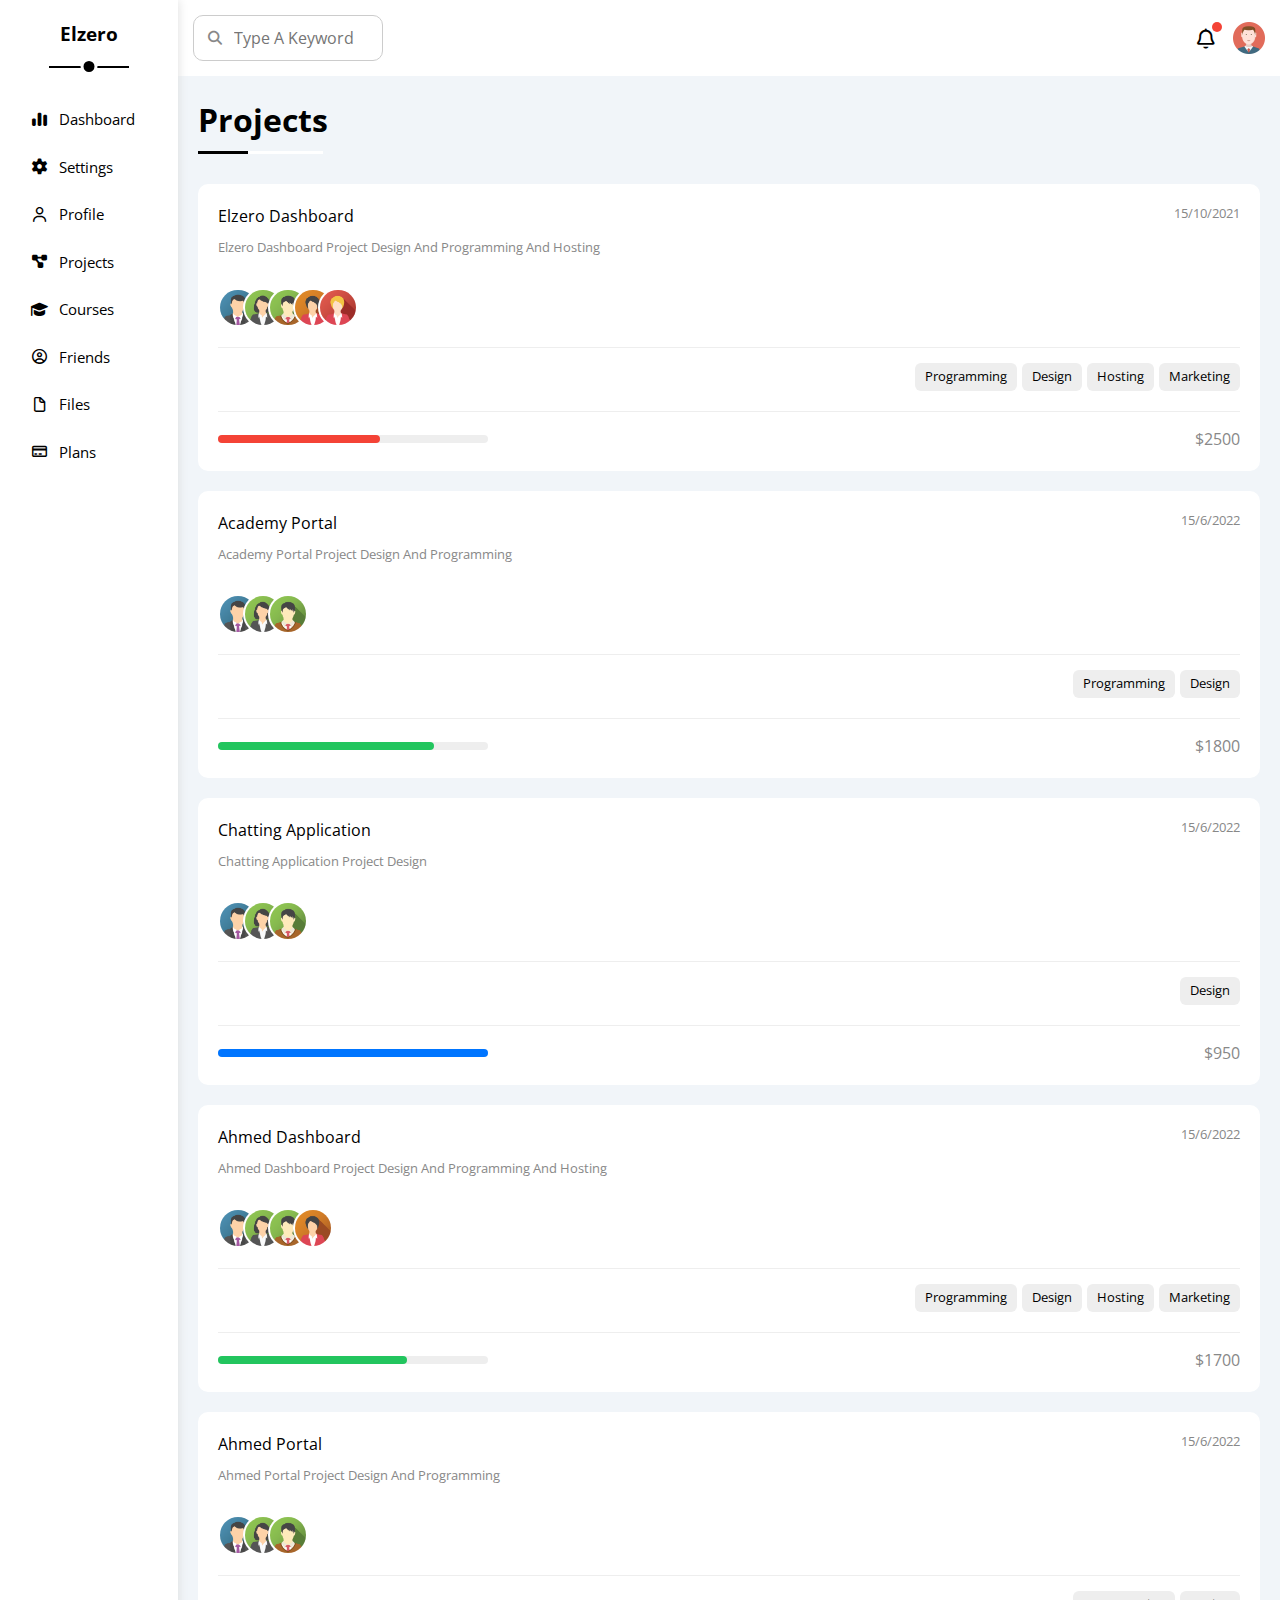
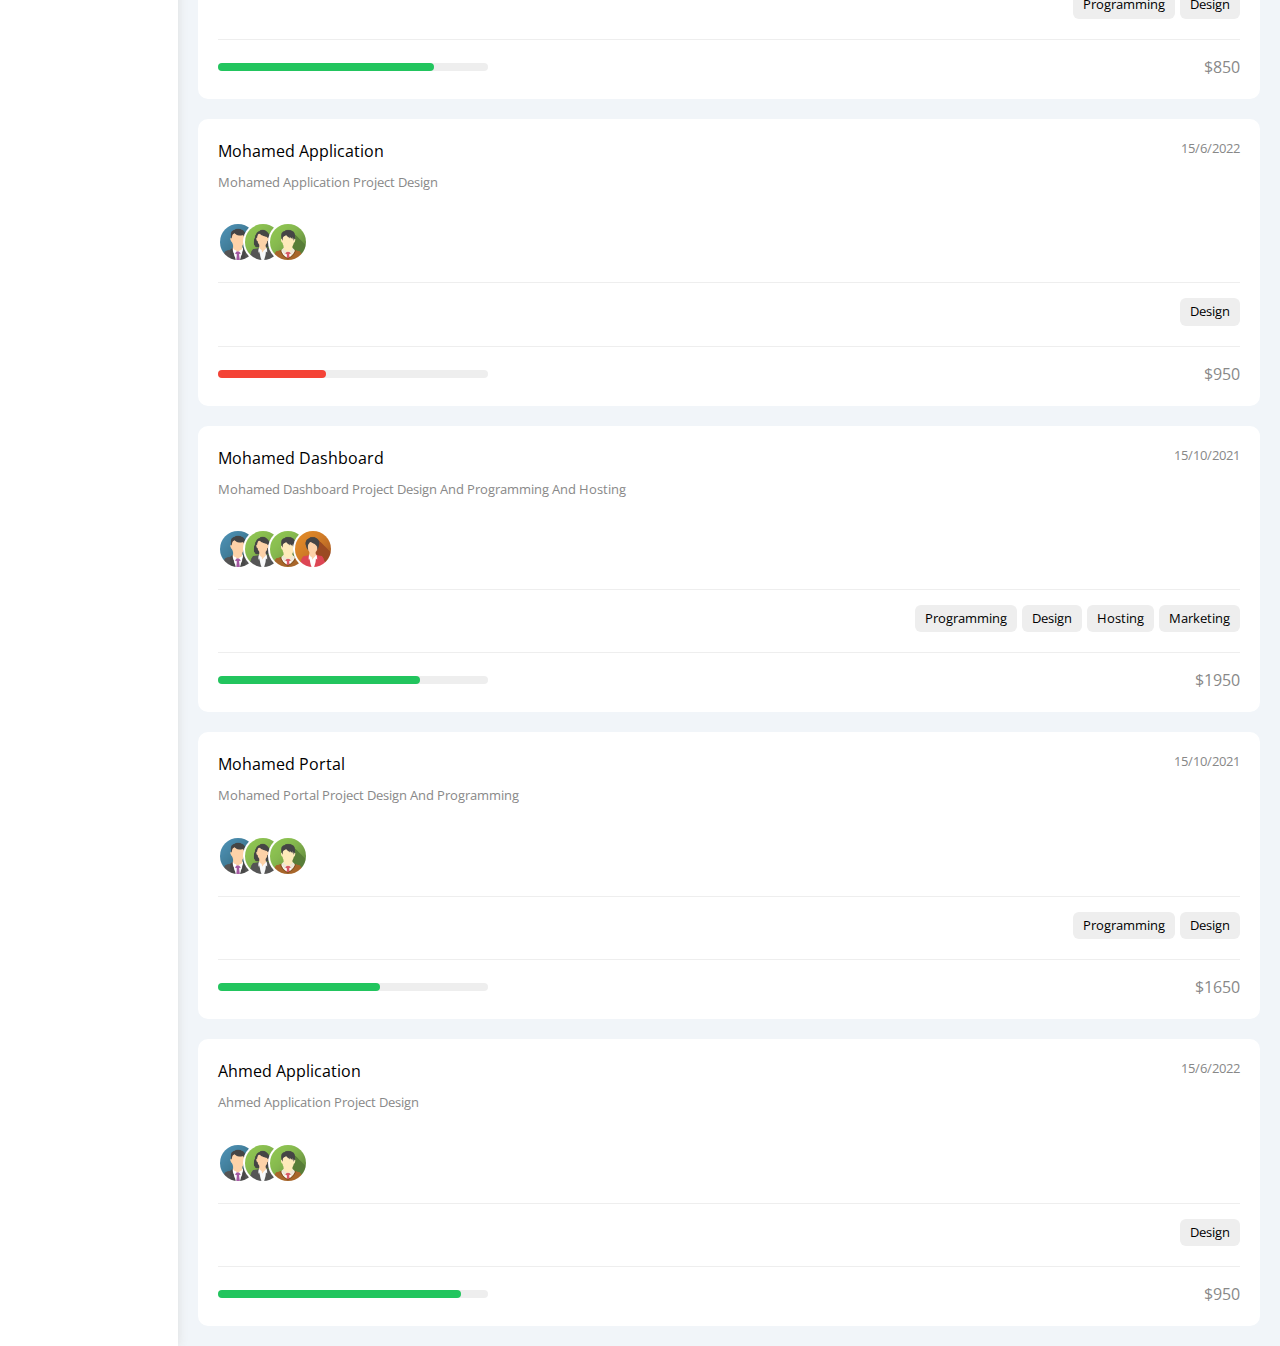
<file: projects.html>
<!DOCTYPE html>
<html lang="en">
<head>
    <meta charset="UTF-8">
    <meta name="viewport" content="width=device-width, initial-scale=1.0">
    <link rel="stylesheet" href="./css/reset.css">
    <link rel="stylesheet" href="./css/all.min.css">
    <link rel="stylesheet" href="./css/framework.css">
    <link rel="stylesheet" href="./css/master.css">
    <link rel="preconnect" href="https://fonts.googleapis.com">
    <link rel="preconnect" href="https://fonts.gstatic.com" crossorigin>
    <link href="https://fonts.googleapis.com/css2?family=Open+Sans:ital,wght@0,300..800;1,300..800&display=swap" rel="stylesheet">
    <title>projects</title>
</head>
<body>
    <div class="page d-flex">
        <div class="sidebar bg-white p-20 p-relative">
            <h3 class="p-relative txt-c">Elzero</h3>
            <ul>
                <li>
                    <a class="d-flex align-c fs-15 c-black rad-6 p-10" href="index.html">
                        <i class="fa-solid fa-chart-simple fa-fw"></i>
                        <span>Dashboard</span>
                    </a>
                </li>
                <li>
                    <a class="d-flex align-c fs-15 c-black rad-6 p-10" href="settings.html">
                        <i class="fa-solid fa-gear fa-fw"></i>
                        <span>Settings</span>
                    </a>
                </li>
                <li>
                    <a class="d-flex align-c fs-15 c-black rad-6 p-10" href="profile.html">
                        <i class="fa-regular fa-user fa-fw"></i>
                        <span>Profile</span>
                    </a>
                </li>
                <li>
                    <a class="active d-flex align-c fs-15 c-black rad-6 p-10" href="projects.html">
                        <i class="fa-solid fa-diagram-project fa-fw"></i>
                        <span>Projects</span>
                    </a>
                </li>
                <li>
                    <a class="d-flex align-c fs-15 c-black rad-6 p-10" href="courses.html">
                        <i class="fa-solid fa-graduation-cap fa-fw"></i>
                        <span>Courses</span>
                    </a>
                </li>
                <li>
                    <a class="d-flex align-c fs-15 c-black rad-6 p-10" href="friends.html">
                        <i class="fa-regular fa-circle-user fa-fw"></i>
                        <span>Friends</span>
                    </a>
                </li>
                <li>
                    <a class="d-flex align-c fs-15 c-black rad-6 p-10" href="files.html">
                        <i class="fa-regular fa-file fa-fw"></i>
                        <span>Files</span>
                    </a>
                </li>
                <li>
                    <a class="d-flex align-c fs-15 c-black rad-6 p-10" href="Plans.html">
                        <i class="fa-regular fa-credit-card fa-fw"></i>
                        <span>Plans</span>
                    </a>
                </li>
            </ul>
        </div>
        <div class="content w-full">
            <!-- start head -->
            <div class="head bg-white p-15 between-flex">
                <div class="search p-relative">
                    <input class="p-10" type="search" placeholder="Type A Keyword">
                </div>
                <div class="icons d-flex align-c">
                    <span class="notification p-relative">
                        <i class="fa-regular fa-bell fa-lg"></i>
                    </span>
                    <img src="./images/avatar.png" alt="">
                </div>
            </div>
            <!-- end head -->
            <h1 class="p-relative">Projects</h1>
            <div class="projects">
                <div class="Project-box p-20 bg-white rad-10">
                  <div class="info-one d-flex space-between pb-20">
                      <div>
                          <p class="mb-10">Elzero Dashboard</p>
                          <p class="c-grey fs-13">Elzero Dashboard Project Design And Programming And Hosting</p>
                          <div class="d-flex">
                            <img src="./images/team-01.png" alt="">
                            <img src="./images/team-02.png" alt="">
                            <img src="./images/team-03.png" alt="">
                            <img src="./images/team-04.png" alt="">
                            <img src="./images/team-05 (1).png" alt="">
                          </div>
                        </div>
                        <p class="c-grey fs-13">15/10/2021</p>
                    </div>
                    <div class="info-tow pt-15 d-flex pb-15">
                        <span class="btn-shape bg-eee fs-13">Programming</span>
                        <span class="btn-shape bg-eee fs-13">Design</span>
                        <span class="btn-shape bg-eee fs-13">Hosting</span>
                        <span class="btn-shape bg-eee fs-13">Marketing</span>
                    </div>
                    <div class="info-three between-flex pt-15">
                      <div class="bg-eee rad-6 p-relative">
                         <span class="rad-6 bg-red" style="width:60%;"></span>
                      </div>
                      <p class="c-grey">$2500</p>
                    </div>
                </div>
                <div class="Project-box p-20 bg-white rad-10">
                  <div class="info-one d-flex space-between pb-20">
                      <div>
                          <p class="mb-10">Academy Portal</p>
                          <p class="c-grey fs-13">Academy Portal Project Design And Programming</p>
                          <div class="d-flex">
                            <img src="./images/team-01.png" alt="">
                            <img src="./images/team-02.png" alt="">
                            <img src="./images/team-03.png" alt="">
                          </div>
                        </div>
                        <p class="c-grey fs-13">15/6/2022</p>
                    </div>
                    <div class="info-tow pt-15 d-flex pb-15">
                        <span class="btn-shape bg-eee fs-13">Programming</span>
                        <span class="btn-shape bg-eee fs-13">Design</span>
                    </div>
                    <div class="info-three between-flex pt-15">
                      <div class="bg-eee rad-6 p-relative">
                         <span class="rad-6 bg-green" style="width:80%;"></span>
                      </div>
                      <p class="c-grey">$1800</p>
                    </div>
                </div>
                <div class="Project-box p-20 bg-white rad-10">
                  <div class="info-one d-flex space-between pb-20">
                      <div>
                          <p class="mb-10">Chatting Application</p>
                          <p class="c-grey fs-13">Chatting Application Project Design</p>
                          <div class="d-flex">
                            <img src="./images/team-01.png" alt="">
                            <img src="./images/team-02.png" alt="">
                            <img src="./images/team-03.png" alt="">
                          </div>
                        </div>
                        <p class="c-grey fs-13">15/6/2022</p>
                    </div>
                    <div class="info-tow pt-15 d-flex pb-15">
                        <span class="btn-shape bg-eee fs-13">Design</span>
                    </div>
                    <div class="info-three between-flex pt-15">
                      <div class="bg-eee rad-6 p-relative">
                         <span class="rad-6 bg-blue" style="width:100%;"></span>
                      </div>
                      <p class="c-grey">$950</p>
                    </div>
                </div>
                <div class="Project-box p-20 bg-white rad-10">
                  <div class="info-one d-flex space-between pb-20">
                      <div>
                          <p class="mb-10">Ahmed Dashboard</p>
                          <p class="c-grey fs-13">Ahmed Dashboard Project Design And Programming And Hosting</p>
                          <div class="d-flex">
                            <img src="./images/team-01.png" alt="">
                            <img src="./images/team-02.png" alt="">
                            <img src="./images/team-03.png" alt="">
                            <img src="./images/team-04.png" alt="">
                          </div>
                        </div>
                        <p class="c-grey fs-13">15/6/2022</p>
                    </div>
                    <div class="info-tow pt-15 d-flex pb-15">
                        <span class="btn-shape bg-eee fs-13">Programming</span>
                        <span class="btn-shape bg-eee fs-13">Design</span>
                        <span class="btn-shape bg-eee fs-13">Hosting</span>
                        <span class="btn-shape bg-eee fs-13">Marketing</span>
                    </div>
                    <div class="info-three between-flex pt-15">
                      <div class="bg-eee rad-6 p-relative">
                         <span class="rad-6 bg-green" style="width:70%;"></span>
                      </div>
                      <p class="c-grey">$1700</p>
                    </div>
                </div>                
                <div class="Project-box p-20 bg-white rad-10">
                  <div class="info-one d-flex space-between pb-20">
                      <div>
                          <p class="mb-10">Ahmed Portal</p>
                          <p class="c-grey fs-13">Ahmed Portal Project Design And Programming</p>
                          <div class="d-flex">
                            <img src="./images/team-01.png" alt="">
                            <img src="./images/team-02.png" alt="">
                            <img src="./images/team-03.png" alt="">
                          </div>
                        </div>
                        <p class="c-grey fs-13">15/6/2022</p>
                    </div>
                    <div class="info-tow pt-15 d-flex pb-15">
                        <span class="btn-shape bg-eee fs-13">Programming</span>
                        <span class="btn-shape bg-eee fs-13">Design</span>
                    </div>
                    <div class="info-three between-flex pt-15">
                      <div class="bg-eee rad-6 p-relative">
                         <span class="rad-6 bg-green" style="width:80%;"></span>
                      </div>
                      <p class="c-grey">$850</p>
                    </div>
                </div>                
                <div class="Project-box p-20 bg-white rad-10">
                  <div class="info-one d-flex space-between pb-20">
                      <div>
                          <p class="mb-10">Mohamed Application</p>
                          <p class="c-grey fs-13">Mohamed Application Project Design</p>
                          <div class="d-flex">
                            <img src="./images/team-01.png" alt="">
                            <img src="./images/team-02.png" alt="">
                            <img src="./images/team-03.png" alt="">
                          </div>
                        </div>
                        <p class="c-grey fs-13">15/6/2022</p>
                    </div>
                    <div class="info-tow pt-15 d-flex pb-15">
                        <span class="btn-shape bg-eee fs-13">Design</span>
                    </div>
                    <div class="info-three between-flex pt-15">
                      <div class="bg-eee rad-6 p-relative">
                         <span class="rad-6 bg-red" style="width:40%;"></span>
                      </div>
                      <p class="c-grey">$950</p>
                    </div>
                </div>
                <div class="Project-box p-20 bg-white rad-10">
                  <div class="info-one d-flex space-between pb-20">
                      <div>
                          <p class="mb-10">Mohamed Dashboard</p>
                          <p class="c-grey fs-13">Mohamed Dashboard Project Design And Programming And Hosting</p>
                          <div class="d-flex">
                            <img src="./images/team-01.png" alt="">
                            <img src="./images/team-02.png" alt="">
                            <img src="./images/team-03.png" alt="">
                            <img src="./images/team-04.png" alt="">
                          </div>
                        </div>
                        <p class="c-grey fs-13">15/10/2021</p>
                    </div>
                    <div class="info-tow pt-15 d-flex pb-15">
                        <span class="btn-shape bg-eee fs-13">Programming</span>
                        <span class="btn-shape bg-eee fs-13">Design</span>
                        <span class="btn-shape bg-eee fs-13">Hosting</span>
                        <span class="btn-shape bg-eee fs-13">Marketing</span>
                    </div>
                    <div class="info-three between-flex pt-15">
                      <div class="bg-eee rad-6 p-relative">
                         <span class="rad-6 bg-green" style="width:75%;"></span>
                      </div>
                      <p class="c-grey">$1950</p>
                    </div>
                </div>                                
                <div class="Project-box p-20 bg-white rad-10">
                  <div class="info-one d-flex space-between pb-20">
                      <div>
                          <p class="mb-10">Mohamed Portal</p>
                          <p class="c-grey fs-13">Mohamed Portal Project Design And Programming</p>
                          <div class="d-flex">
                            <img src="./images/team-01.png" alt="">
                            <img src="./images/team-02.png" alt="">
                            <img src="./images/team-03.png" alt="">
                          </div>
                        </div>
                        <p class="c-grey fs-13">15/10/2021</p>
                    </div>
                    <div class="info-tow pt-15 d-flex pb-15">
                        <span class="btn-shape bg-eee fs-13">Programming</span>
                        <span class="btn-shape bg-eee fs-13">Design</span>
                    </div>
                    <div class="info-three between-flex pt-15">
                      <div class="bg-eee rad-6 p-relative">
                         <span class="rad-6 bg-green" style="width:60%;"></span>
                      </div>
                      <p class="c-grey">$1650</p>
                    </div>
                </div>                                
                <div class="Project-box p-20 bg-white rad-10">
                  <div class="info-one d-flex space-between pb-20">
                      <div>
                          <p class="mb-10">Ahmed Application</p>
                          <p class="c-grey fs-13">Ahmed Application Project Design</p>
                          <div class="d-flex">
                            <img src="./images/team-01.png" alt="">
                            <img src="./images/team-02.png" alt="">
                            <img src="./images/team-03.png" alt="">
                          </div>
                        </div>
                        <p class="c-grey fs-13">15/6/2022</p>
                    </div>
                    <div class="info-tow pt-15 d-flex pb-15">
                        <span class="btn-shape bg-eee fs-13">Design</span>
                    </div>
                    <div class="info-three between-flex pt-15">
                      <div class="bg-eee rad-6 p-relative">
                         <span class="rad-6 bg-green" style="width:90%;"></span>
                      </div>
                      <p class="c-grey">$950</p>
                    </div>
                </div>                                
            </div>
        </div>
    </div>
</body>
</html>
</file>
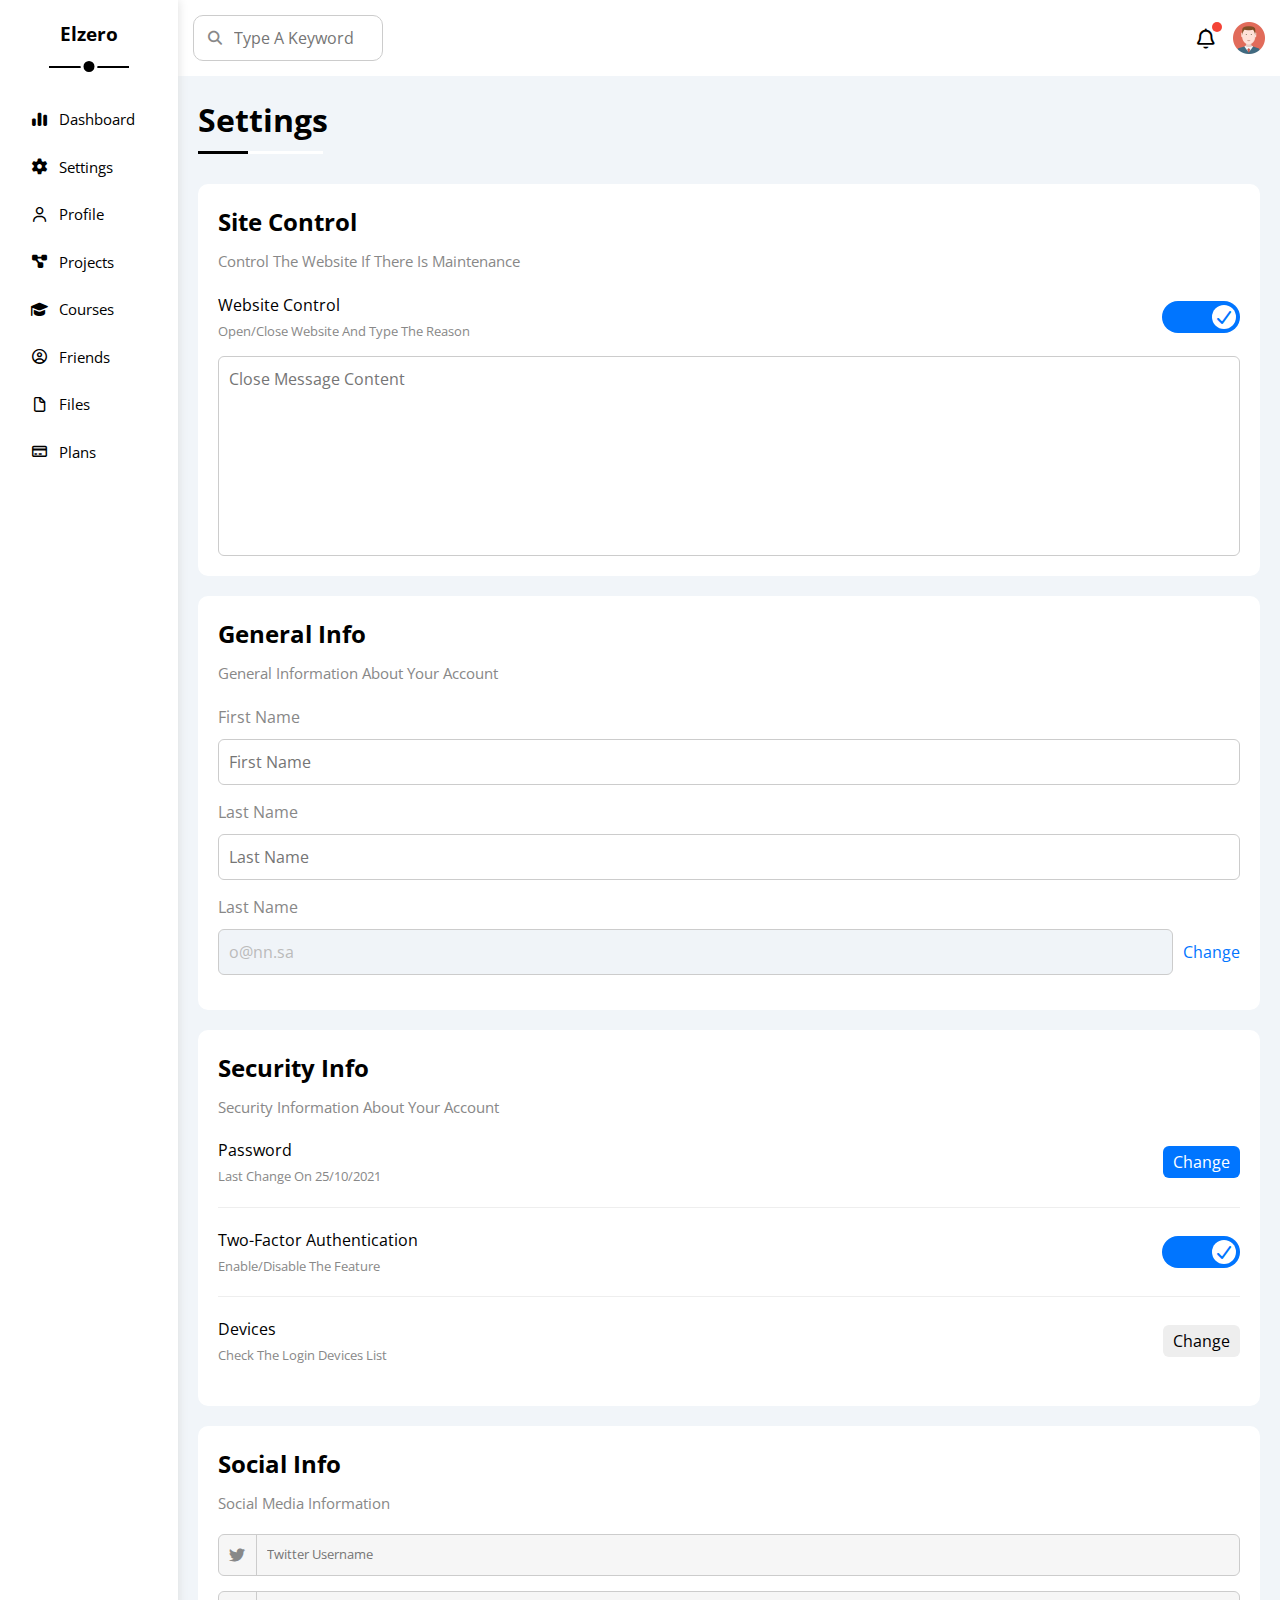
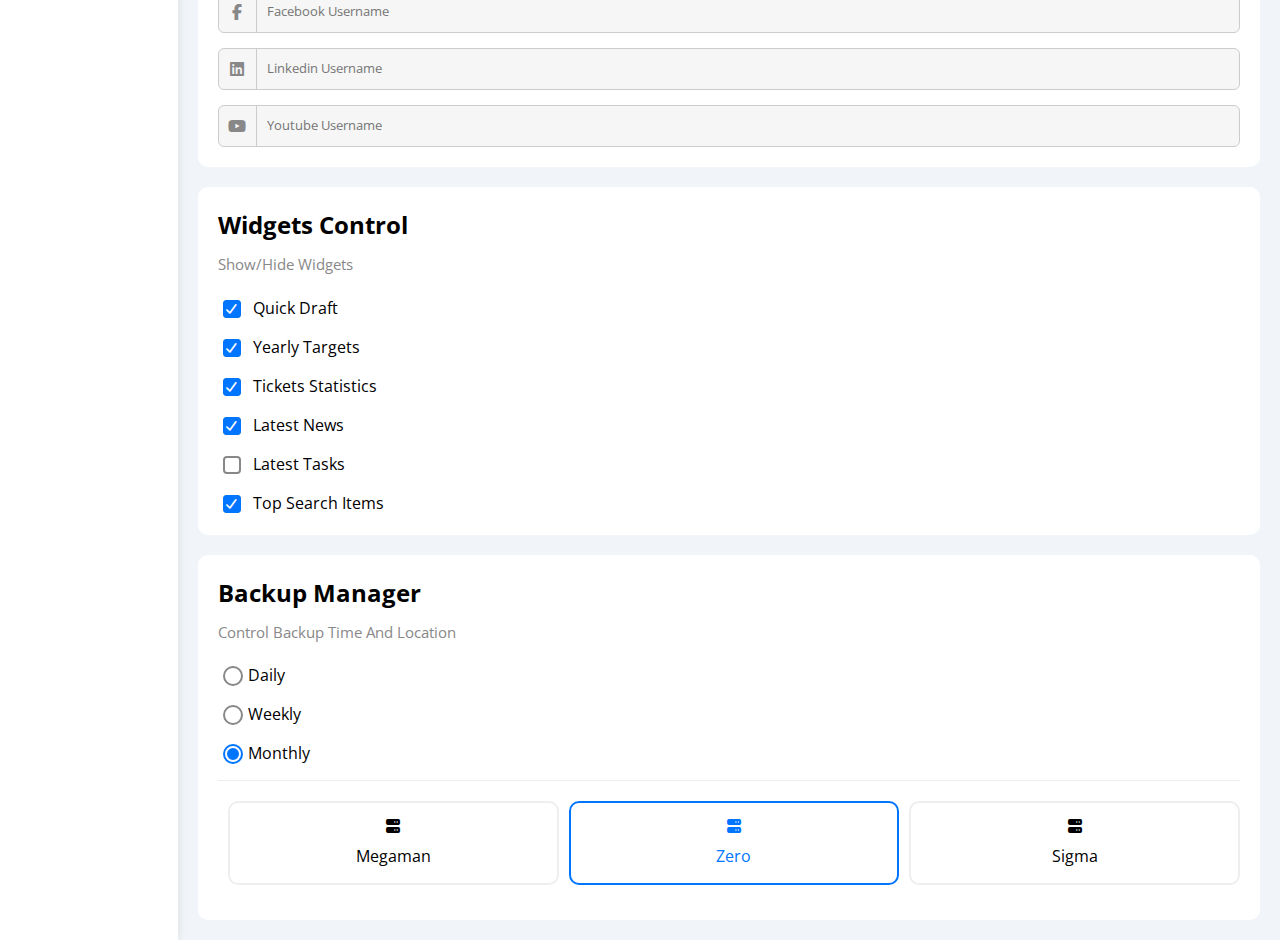
<file: settings.html>
<!DOCTYPE html>
<html lang="en">
<head>
    <meta charset="UTF-8">
    <meta name="viewport" content="width=device-width, initial-scale=1.0">
    <link rel="stylesheet" href="./css/reset.css">
    <link rel="stylesheet" href="./css/all.min.css">
    <link rel="stylesheet" href="./css/framework.css">
    <link rel="stylesheet" href="./css/master.css">
    <link rel="preconnect" href="https://fonts.googleapis.com">
    <link rel="preconnect" href="https://fonts.gstatic.com" crossorigin>
    <link href="https://fonts.googleapis.com/css2?family=Open+Sans:ital,wght@0,300..800;1,300..800&display=swap" rel="stylesheet">
    <title>settings</title>
</head>
<body>
    <div class="page d-flex">
        <div class="sidebar bg-white p-20 p-relative">
            <h3 class="p-relative txt-c">Elzero</h3>
            <ul>
                <li>
                    <a class="d-flex align-c fs-15 c-black rad-6 p-10" href="index.html">
                        <i class="fa-solid fa-chart-simple fa-fw"></i>
                        <span>Dashboard</span>
                    </a>
                </li>
                <li>
                    <a class="active d-flex align-c fs-15 c-black rad-6 p-10" href="settings.html">
                        <i class="fa-solid fa-gear fa-fw"></i>
                        <span>Settings</span>
                    </a>
                </li>
                <li>
                    <a class="d-flex align-c fs-15 c-black rad-6 p-10" href="profile.html">
                        <i class="fa-regular fa-user fa-fw"></i>
                        <span>Profile</span>
                    </a>
                </li>
                <li>
                    <a class="d-flex align-c fs-15 c-black rad-6 p-10" href="profile.html">
                        <i class="fa-solid fa-diagram-project fa-fw"></i>
                        <span>Projects</span>
                    </a>
                </li>
                <li>
                    <a class="d-flex align-c fs-15 c-black rad-6 p-10" href="courses.html">
                        <i class="fa-solid fa-graduation-cap fa-fw"></i>
                        <span>Courses</span>
                    </a>
                </li>
                <li>
                    <a class="d-flex align-c fs-15 c-black rad-6 p-10" href="friends.html">
                        <i class="fa-regular fa-circle-user fa-fw"></i>
                        <span>Friends</span>
                    </a>
                </li>
                <li>
                    <a class="d-flex align-c fs-15 c-black rad-6 p-10" href="files.html">
                        <i class="fa-regular fa-file fa-fw"></i>
                        <span>Files</span>
                    </a>
                </li>
                <li>
                    <a class="d-flex align-c fs-15 c-black rad-6 p-10" href="Plans.html">
                        <i class="fa-regular fa-credit-card fa-fw"></i>
                        <span>Plans</span>
                    </a>
                </li>
            </ul>
        </div>
        <div class="content w-full">
            <!-- start head -->
            <div class="head bg-white p-15 between-flex">
                <div class="search p-relative">
                    <input class="p-10" type="search" placeholder="Type A Keyword">
                </div>
                <div class="icons d-flex align-c">
                    <span class="notification p-relative">
                        <i class="fa-regular fa-bell fa-lg"></i>
                    </span>
                    <img src="./images/avatar.png" alt="">
                </div>
            </div>
            <!-- end head -->
            <h1 class="p-relative">Settings</h1>
            <di class="setting-page m-20 d-grid gap-20">
                <!-- start setting box -->
                 <div class="p-20 bg-white rad-10">
                    <h2 class="mb-10">Site Control</h2>
                    <p class="c-grey fs-15 mb-20">Control The Website If There Is Maintenance</p>
                    <div class="between-flex mb-15">
                        <div>
                            <p>Website Control</p>
                            <p class="c-grey fs-13 mt-5">Open/Close Website And Type The Reason</p>
                        </div>
                        <label>
                            <input class="toggle-checkbox" type="checkbox" checked>
                            <div class="toogle-switch"></div>
                        </label>
                    </div>
                    <textarea class="close-message w-full b-none p-10 rad-6 d-block" placeholder="Close Message Content"></textarea>
                 </div>
                <!-- end setting box -->
                <!-- start setting box -->
                 <div class="general-info p-20 bg-white rad-10">
                    <h2 class="mb-10">General Info</h2>
                    <p class="c-grey fs-15 mb-20">General Information About Your Account</p>
                    <div class="mb-15">
                        <label class="c-grey d-block mb-10" for="last">First Name</label>
                        <input class="w-full b-none rad-6 p-10 border-ccc" type="text" id="First" placeholder="First Name">
                    </div>
                    <div class="mb-15">
                        <label class="c-grey d-block mb-10" for="last">Last Name</label>
                        <input class="w-full b-none rad-6 p-10 border-ccc" type="text" id="Last" placeholder="Last Name">
                    </div>
                    <div class="mb-15">
                        <label class="c-grey d-block mb-10" for="email">Last Name</label>
                        <div class="email align-c">
                            <input class="w-full b-none rad-6 p-10 border-ccc" type="email" id="email" value="o@nn.sa" disabled>
                           <a href="#" class=" ml-10 c-blue">Change</a>
                        </div>
                    </div>
                 </div>
                <!-- end setting box -->
                <!-- start setting box -->
                 <div class="p-20 bg-white rad-10">
                    <h2 class="mb-10">Security Info</h2>
                    <p class="c-grey fs-15 mb-20">Security Information About Your Account</p> 
                    <div class="Password between-flex pb-20 mb-20">
                        <div>
                            <p>Password</p>
                            <p class="c-grey fs-13 mt-5">Last Change On 25/10/2021</p>
                        </div>
                        <a class="btn-shape bg-blue c-white" href="#">Change</a>
                    </div>    
                    <div class="tow between-flex pb-20 mb-20">
                        <div>
                            <p>Two-Factor Authentication</p>
                            <p class="c-grey fs-13 mt-5">Enable/Disable The Feature</p>
                        </div>
                        <label>
                            <input class="toggle-checkbox" type="checkbox" checked>
                            <div class="toogle-switch"></div>
                        </label>                        
                    </div>
                    <div class="between-flex pb-20">
                        <div>
                            <p>Devices</p>
                            <p class="c-grey fs-13 mt-5">Check The Login Devices List</p>
                        </div>
                        <a class="btn-shape bg-eee c-black" href="#">Change</a>
                    </div>                                    
                 </div>
                <!-- end setting box -->
                <!-- start setting box -->
                 <div class="p-20 bg-white rad-10">
                    <h2 class="mb-10">Social Info</h2>
                    <p class="c-grey fs-15 mb-20">Social Media Information</p>
                    <div class="Social-box rad-6 d-flex align-c bg-f6 mb-15">
                        <i class="fa-brands fa-twitter center-flex c-grey"></i>
                        <input class="b-none bg-f6 fs-13 w-full" type="text" placeholder="Twitter Username">
                    </div>
                    <div class="Social-box rad-6 d-flex align-c bg-f6 mb-15">
                        <i class="fa-brands fa-facebook-f center-flex c-grey"></i>
                        <input class="b-none bg-f6 fs-13 w-full" type="text" placeholder="Facebook Username">
                    </div>
                    <div class="Social-box rad-6 d-flex align-c bg-f6 mb-15">
                        <i class="fa-brands fa-linkedin center-flex c-grey"></i>
                        <input class="b-none bg-f6 fs-13 w-full" type="text" placeholder="Linkedin Username">
                    </div>
                    <div class="Social-box rad-6 d-flex align-c bg-f6">
                        <i class="fa-brands fa-youtube center-flex c-grey"></i>
                        <input class="b-none bg-f6 fs-13 w-full" type="text" placeholder="Youtube Username">
                    </div>
                 </div>
                <!-- end setting box -->
                <!-- start setting box -->
                 <div class="Widgets-Controlp p-20 bg-white rad-10">
                    <h2 class="mb-10">Widgets Control</h2>
                    <p class="c-grey mb-20 fs-15">Show/Hide Widgets</p>
                    <div class="control d-flex align-c mb-15">
                        <input type="checkbox"id="one" checked>
                        <label for="one">Quick Draft</label>
                    </div>
                    <div class="control d-flex align-c mb-15">
                        <input type="checkbox"id="tow" checked>
                        <label for="tow">Yearly Targets</label>
                    </div>
                    <div class="control d-flex align-c mb-15">
                        <input type="checkbox"id="three" checked>
                        <label for="three">Tickets Statistics</label>
                    </div>
                    <div class="control d-flex align-c mb-15">
                        <input type="checkbox"id="four" checked>
                        <label for="four">Latest News</label>
                    </div>
                    <div class="control d-flex align-c mb-15">
                        <input type="checkbox"id="five">
                        <label for="five">Latest Tasks</label>
                    </div>
                    <div class="control d-flex align-c">
                        <input type="checkbox"id="six" checked>
                        <label for="six">Top Search Items</label>
                    </div>
                 </div>
                <!-- end setting box -->
                 <div class="Backup-Controlp p-20 bg-white rad-10">
                    <h2 class="mb-10">Backup Manager</h2>
                    <p class="c-grey mb-20 fs-15">Control Backup Time And Location</p>
                    <div class="date d-flex align-c mb-15">
                        <input type="radio" id="Daily" name="time" checked>
                        <label for="Daily">Daily</label>
                    </div>                    
                    <div class="date d-flex align-c mb-15">
                        <input type="radio" id="Weekly" name="time" checked>
                        <label for="Weekly">Weekly</label>
                    </div>                    
                    <div class="date d-flex align-c mb-15">
                        <input type="radio" id="Monthly" name="time" checked>
                        <label for="Monthly">Monthly</label>
                    </div> 
                    <div class="servers d-flex align-c txt-c">
                        <input class="m-5" type="radio" name="servers" id="server-one">
                        <div class="server mb-15 rad-10 w-full">
                            <label class="d-block m-15" for="server-one">
                                <i class="fa-solid fa-server d-block"></i>
                                Megaman
                            </label>
                        </div>
                        <input class="m-5" type="radio" name="servers" id="server-tow" checked>
                        <div class="server mb-15 rad-10 w-full">
                            <label class="d-block m-15" for="server-tow">
                                <i class="fa-solid fa-server d-block"></i>
                                Zero
                            </label>
                        </div>
                        <input class="m-5" type="radio" name="servers" id="server-three">
                        <div class="server mb-15 rad-10 w-full">
                            <label class="d-block m-15" for="server-three">
                                <i class="fa-solid fa-server d-block"></i>
                                Sigma
                            </label>
                        </div>
                    </div>                
                 </div>
                <!-- end setting box -->
            </div>
        </div>
    </div>
</body>
</html>
</file>
<file: css/framework.css>
:root{
    --blue-color: #0075ff;
    --blue-alt-color: #0d69d5;
    --orange-color: #f59e0b;
    --green-color: #22c55e;
    --red-color: #f44336;
    --grey-color: #888;
}   
/* start box */
.d-flex{
    display: flex;
}
.align-c{
    align-items: center;
}
.space-between{
    justify-content: space-between;
}
.f-wrap{
    flex-wrap: wrap;
}
.d-grid{
    display: grid;
}
.gap-20{
    gap: 20px;
}
@media(max-width: 767px){
    .block-mobile{
        display: block;
    }
    .hid-mobile{
        display:none;
    }
}
.d-block{
    display: block;
}
.d-none{
    display: none;
}
.w-full{
    width: 100%;
}
.w-fit{
    width: fit-content;
}
/* end box */
/* start padding + margin */
.p-5{
    padding: 5px;
}
.p-10{
    padding: 10px;
}
.p-15{
    padding: 15px;
}
.p-20{
    padding: 20px;
}
.pt-15{
    padding-top: 15px;
}
.pt-35{
    padding-top: 35px;
}
.pb-10{
    padding-bottom: 10px;
}
.pb-15{
    padding-bottom: 15px;
}
.pb-20{
    padding-bottom: 20px;
}
.pb-35{
    padding-bottom: 35px;
}
.m-5{
    margin: 5px;
}
.m-15{
    margin: 15px;
}
.m-20{
    margin: 20px;
}
.mt-5{
    margin-top: 5px;
}
.mt-10{
    margin-top: 10px;
}
.mt-15{
    margin-top: 15px;
}
.mt-20{
    margin-top: 20px
}
.mt-25{
    margin-top: 25px;
}
.ml-10{
    margin-left: 10px;
}
.ml-15{
    margin-left: 15px;
}
.mb-5{
    margin-bottom: 5px;
}
.mb-10{
    margin-bottom: 10px;
}
.mb-15{
    margin-bottom: 15px;
}
.mb-20{
    margin-bottom: 20px;
}
/* end padding + margin */
/* start color */
.bg-white{
    background-color: white;
}
.bg-eee{
    background-color: #eee;
}
.bg-blue{
    background-color: var(--blue-color);
}
.bg-orange{
    background-color: var(--orange-color);
}
.bg-green{
    background-color: var(--green-color);
}
.bg-red{
    background-color: var(--red-color);
}
.bg-f6{
    background-color: #f6f6f6;
}
.c-black{
    color: black;
}
.c-white{
    color: white;
}
.c-grey{
    color: var(--grey-color);
}
.c-blue{
    color: var(--blue-color);
}
.c-orange{
    color: var(--orange-color);
}
.c-green{
    color: var(--green-color);
}
.c-red{
    color: var(--red-color);
}
/* end color */
/* start position */
.p-relative{
    position: relative;
}
/* end position */
/* start font */
.txt-c{
    text-align: center;
}
.fs-11{
    font-size: 11px;
}
.fs-13{
    font-size: 13px;
}
.fs-14{
    font-size: 14px;
}
.fs-15{
    font-size: 15px;
}
.fs-25{
    font-size: 25px;
}
.fw-bold{
    font-weight: bold;
}
@media(max-width: 767px){
    .txt-c-mobile{
        text-align: center;
    }
}
/* end font */
/* start border */
.rad-6{
    border-radius: 6px;
}
.rad-10{
    border-radius: 10px;
}
.b-none{
    border: none;
}
.border-ccc{
    border: 1px solid #ccc;
}
/* end border */
/* start components */
.center-flex{
    display: flex;
    align-items: center;
    justify-content:center;    
}
.between-flex{
    display: flex;
    align-items: center;
    justify-content:space-between;
}
.btn-shape{
    padding: 4px 10px;
    border-radius: 6px;
}
/* end components */
</file>
<file: css/master.css>
:root{
    --blue-color: #0075ff;
    --blue-alt-color: #0d69d5;
    --orange-color: #f59e0b;
    --green-color: #22c55e;
    --red-color: #f44336;
    --grey-color: #888;
}    
*{
    box-sizing: border-box;
}
html{
    scroll-behavior: smooth;
}
body{
    font-family: "Open Sans", sans-serif;
}
ul{
    list-style: none;   
}
::-webkit-scrollbar{
    width: 15px;
}
::-webkit-scrollbar-track{
    background-color: white;
}
::-webkit-scrollbar-thumb{
    background-color: var(--blue-color);
}
::-webkit-scrollbar-thumb:hover{
    background-color: var(--blue-alt-color);
}
a{
    text-decoration: none;
}
*:focus{
    outline: none;
}
.page{
    background-color: #f1f5f9;
    min-height: 100vh;
} 
/* start sidebar */
.sidebar{
    width: 200px;
    box-shadow: 0 0 10px #ddd;    
}
.sidebar > h3{
    margin-bottom: 50px;
}
.sidebar > h3::before,
.sidebar > h3::after{
    content: '';
    position: absolute;
    background-color: black;
    transform: translatex(-50%);
    left: 50%;    
}
.sidebar > h3::before{
    width: 80px;
    height: 2px;
    bottom: -20px;
}
.sidebar > h3::after{
    width: 17px;
    height: 17px;
    border-radius: 50%;
    bottom: -27px;
    border: 3px solid white;
}
.sidebar ul li a{
    transition: 0.3s;
    margin-bottom: 5px;
}
.sidebar ul li a:hover,
.sidebar ul li a .active{
    background-color: #f6f6f6;
}
.sidebar ul li span{
    margin-left: 10px;
}
@media(max-width: 767px){
    .sidebar{
        width: 59px;
        padding: 10px;
    }
    .sidebar > h3{
        font-size: 12px;
        margin-bottom: 15px;
    }
    .sidebar > h3::before,
    .sidebar > h3::after{
        display: none;
    }
    .sidebar ul li span{
        display: none;
    }  
}
/* end sidebar */
/* start content */
.content{
    overflow: hidden;    
}
.head .search::before{
    font-family: var(--fa-style-family-classic);
    content: '\f002';
    font-weight: 900;
    position: absolute;
    left: 15px;
    top: 50%;
    transform: translateY(-50%);
    font-size: 14px;
    color: var(--grey-color);

}
.head .search input{
    border: 1px solid #ccc;
    border-radius: 10px;
    padding-left: 40px;
    width: 190px;
    transition: width 0.3s;    
}
.head .search input:focus{
    width: 220px;
}
.head .search input:focus::placeholder{
    opacity: 0;
}
.head .icons .notification::before{
    content: '';
    position: absolute;
    width: 10px;
    height: 10px;
    background-color: var(--red-color);
    border-radius: 50%;
    right: -4px;
    top: -4px;
}
.head .icons img{
    width: 32px;
    margin-left: 15px;
}
h1{
    margin: 20px 20px 40px;
}
h1::before,
h1::after{
    content: '';
    position: absolute;
    height: 3px;
    bottom: -10px;
    left: 0;
}
h1::before{
    width: 125px;
    background-color: white;
}
h1::after{
    width: 50px;
    background-color: black;
}
.wrapper {
    grid-template-columns: repeat(auto-fill, minmax(450px, 1fr));
    margin-left: 20px;
    margin-right: 20px;
}
@media(max-width: 767px){
    .wrapper{
        grid-template-columns:minmax(200px, 1fr) ;
        margin-left: 10px;
        margin-right: 10px;
    }
}
/* end content */
/* start welcome widget */
.Welcome{
    overflow: hidden;
}
.Welcome .intro img{
    width: 170px;
    margin-bottom: -10px;    
}
.Welcome .avatar{
    width: 64px;
    border: 2px solid white;
    border-radius: 50%;
    padding: 2px;
    box-shadow: 0 0 5px #ddd;
    margin-left: 20px;
    margin-top: -32px;   
}
.Welcome .body{
    border-top: 1px solid #eee;
    border-bottom: 1px solid #eee;
}
.Welcome .body > div{
   flex: 1;
}
.Welcome .visit{
    margin: 0 15px 15px auto;
    transition: 0.3s;
}
.Welcome .visit:hover{
    background-color: var(--blue-alt-color);
}
@media (max-width: 767px) {
    .Welcome .intro {
        padding-bottom: 30px;
    }
    .Welcome .avatar{
        margin: -32px auto 25px;
    }
}    
@media (max-width: 767px) {
    .Welcome .body > div:not(:last-child) {
        margin-bottom: 20px;
    }
}
/* end welcome widget */
/* start Quick Draft widget */
.Quick-Draft textarea{
    resize: none;
    min-height: 150px;
}
.Quick-Draft .save{
    margin-left: auto;
    transition: 0.3s;
    cursor: pointer;
}
.Quick-Draft .save:hover{
    background-color: var(--blue-alt-color);
}
/* end Quick Draft widget */
/* start Targets */
.Targets .target-row .icon{
    width: 80px;
    height: 80px;
    margin-right: 15px;    
}
.Targets .details{
    flex: 1;
}
.Targets .details .progress{
    height: 5px;
}
.Targets .details .progress > span{
    position: absolute;
    top: 0;
    left: 0;
    height: 100%;
}
.Targets .details .progress > span span{
    position: absolute;
    bottom: 16px;
    right: -15px;
    padding: 2px 5px;
    font-size: 12px;
}
.Targets .details .progress > span span::after{
    content: '';
    position: absolute;
    border-style: solid;
    border-width: 6px;
    bottom: -13px;
    left: 50%;
    transform: translateX(-50%);
}
.blue .icon,
.blue .progress{
    background-color: rgb(0 117 255 / 20%);
}
.blue .progress > span span::after{
    border-color: var(--blue-color) transparent transparent;
}
.orange .icon,
.orange .progress{
    background-color: rgba(245, 158, 11, 0.2);
}
.orange .progress > span span::after{
    border-color: var(--orange-color) transparent transparent ;    
}
.green .icon,
.green .progress{
    background-color: rgba(34, 197, 94, 0.2);
}
.green .progress > span span::after{
    border-color: var(--green-color) transparent transparent ;    
}
/* end Targets */
/* start Ticket widget  */
.ticket .box{
    border: 1px solid;
    width: calc(50% - 10px);
}
@media(max-width: 767px){
    .ticket .box{
        width: 100%;
    }
}
/* end Ticket widget  */
/* start Latest News */
.latest-News .news-row:not(:last-of-type){
    margin-bottom: 20px;
    padding-bottom: 20px;
    border-bottom: 1px solid #eee ;
}
@media(max-width: 767px){
    .latest-News .news-row{
        flex-direction: column;
    }
}
.latest-News .news-row img{
    width: 100px;
    margin-right: 15px;
    border-radius: 6px;    
}
@media(max-width: 767px){
    .latest-News .news-row img{
        margin: 0 auto;
    }
}
.latest-News .news-row .info{
    flex-grow: 1;
}
@media(max-width: 767px){
    .latest-News .news-row .info{
        margin: 10px auto;
    }
}
.latest-News .news-row .info h3{
    margin: 0 0 6px;    
}
/* end Latest News */
/* start Latest Tasks */
.latest-Tasks .task-row:not(:last-of-type){
    margin-bottom: 15px;
    padding-bottom: 15px;
    border-bottom: 1px solid #eee ;
}
.latest-Tasks .done{
   opacity: 0.3; 
}
.latest-Tasks .done h3,
.latest-Tasks .done p{
   text-decoration: line-through;
}
.latest-Tasks .delete{
    cursor: pointer;
    transition: 0.3s;
}
.latest-Tasks .delete:hover{
    color: var(--red-color);
}
/* end Latest Tasks */
/* start latest-uploads */
.latest-uploads .box img{
    width: 40px;
    margin-right: 10px;    
}
.latest-uploads .box .info{
    flex-grow: 1;
}
/* end latest-uploads */
/* start latest-uploads */
.latest-uploads .box:not(:last-of-type){
    margin-bottom: 10px;
    padding-bottom: 10px;
    border-bottom: 1px solid #eee ;    
}
/* end latest-uploads */
/* start Last Project */
.last-project ul li{
    margin-left: 30px;
}
.last-project ul::before{
    content: '';
    position: absolute;
    height: 200px;
    width: 2px;
    left: 29px;
    background-color: var(--blue-color);
}
.last-project ul li::before{
    content: '';
    position: absolute;
    width: 20px;
    height: 20px;
    display: block;
    background-color: white;
    border: 2px solid white;
    outline: 2px solid var(--blue-color);
    border-radius: 50%;
    left: 20px;
}
.last-project ul .done::before{
    background-color: var(--blue-color);
}
.last-project ul .current::before{
    animation:change-color 0.8s alternate infinite ;
}
.last-project img{
    position: absolute;
    right: 0;
    bottom: 0;
    width: 150px;
    opacity: 0.3;
}
/* end Last Project */
/* start reminders */
.reminders .info{
    position: relative;
    margin-left: 48px;
}
.reminders .info:not(:last-of-type){
    margin-bottom: 20px;
}
.reminders .info::before,
.reminders .info::after{
    content: '';
    position: absolute;
}
.reminders .info::before{
    height: 100%;
    width: 2px;
    left: -17px;
}
.reminders .info::after{
    width: 15px;
    height: 15px;
    top: 13px;
    left: -45px;
    border-radius: 50%;
}
.reminders .List::before,
.reminders .List::after{
    background-color: var(--blue-color);
}
.reminders .Check::before,
.reminders .Check::after{
    background-color: var(--green-color);
}
.reminders .Call::before,
.reminders .Call::after{
    background-color: var(--orange-color);
}
.reminders .Finish::before,
.reminders .Finish::after{
    background-color: var(--red-color);
}
/* end reminders */
/* start Latest Post */
.latest-post .pro img{
    width: 40px;
    margin-right: 10px;    
}
.latest-post .text{
    border-top: 1px solid #eee;
    border-bottom: 1px solid #eee;
}
/* end Latest Post */
/* start Social Media */
.social-media .Twitter{
    background-color: rgb(29 161 242 / 20%);
}
.social-media .facebook{
    background-color: rgb(24 119 242 / 20%);
}
.social-media .youtube{
    background-color: rgb(255 0 0 / 20%);
}
.social-media .linkedin{
    background-color: rgb(10 102 194 / 20%);
}
.social-media .box .icon i{
    margin-right: 20px;
    padding: 10px 25px;
    display: flex;
    justify-content: center; 
    transition: 0.3s;
}
.social-media .Twitter .icon i,
.social-media .Twitter p{
    background-color: #1da1f2; 
}
.social-media .facebook .icon i,
.social-media .facebook p{
    background-color:#1877f2 ;
}
.social-media .youtube .icon i,
.social-media .youtube p{
    background-color:#ff0000;
}
.social-media .linkedin .icon i,
.social-media .linkedin p{
    background-color:#0a66c2 ;
}
.social-media .box .icon i:hover{
    transform:rotate(5deg);
}
.social-media .Twitter .icon span{
    color: #1da1f2;
}
.social-media .facebook .icon span{
    color: #1877f2;
}
.social-media .youtube .icon span{
    color: #ff0000;
}
.social-media .linkedin .icon span{
    color: #0a66c2;
}
.social-media .box p{
    margin-right: 10px;
    cursor: pointer;
}
/* end Social Media */
/* start Projects Table */
@media(max-width: 767px){
    .projects{
        margin: 10px;
    }
}
.projects .responsive-table{
    overflow-x: auto;
}
.projects table{
    min-width: 1000px;
    border-spacing: 0;
}
.projects thead td{
    background-color: #eee;
    font-weight: bold;
}
.projects table td{
    padding: 15px;
    transition: 0.3s;
}
.projects tbody td{
    border-bottom: 1px solid #eee;
    border-left: 1px solid #eee;
}
.projects tbody td:nth-child(5){
    display: flex;
}
.projects tbody td:nth-child(6){
    border-right: 1px solid #eee;
}
.projects tbody tr:hover td{
    background-color: #faf7f7;
}
.projects table img{
    width: 32px;
    border-radius: 50%;
    padding: 2px;
    background-color: white;
}
.projects table img:not(:first-child){
    margin-left: -15px;
}
/* end Projects Table */
/* start Settings */
.setting-page{
    grid-template-columns: repeat(auto-fill, minmax(550px, 1fr));
    margin-left: 20px;
    margin-right: 20px;
}
@media(max-width: 767px){
    .setting-page{
        grid-template-columns: minmax(100px, 1fr);
        margin-left: 10px;
        margin-right: 10px;
        gap: 10px;
    }
}
.setting-page .close-message{
    border: 1px solid #ccc;
    resize: none;
    min-height: 200px;

}
.setting-page .email{
    display: inline-flex;
    width:100%;
}
.setting-page .email input{
    cursor: no-drop;
    background-color: #f0f4f8;
    color: #bbb;
}
.Password{
    border-bottom: 1px solid #eee;
}
.Password a{
    transition: 0.3s;    
}
.Password a:hover{
    background-color: var(--blue-alt-color);
}
.tow{
    border-bottom: 1px solid #eee;
}
.Social-box{
    border: 1px solid #ccc;    
}
.Social-box i{
    margin-right: 10px;
    border-right: 1px solid #ccc;
    width: 40px;
    height: 40px;    
    transition: 0.3s;
}
.Social-box:focus-within i{
    color: black;
}
.Widgets-Controlp .control input[type="checkbox"]{
    -webkit-appearance: none;
    appearance: none;
}
.Widgets-Controlp .control label{
    position: relative;
    margin-left: 35px;
    cursor: pointer;    
}
.Widgets-Controlp .control label::before{
    content: '';
    position: absolute;
    width: 18px;
    height: 18px;
    border: 2px solid var(--grey-color);
    left: -30px;
    top: 4px;
    border-radius: 4px;
}
.Widgets-Controlp .control label:hover:before{
    border-color: var(--blue-alt-color);
}
.Widgets-Controlp .control label::after{
    font-family: var(--fa-style-family-classic);
    content: '\f00c';
    font-weight: 900;
    position: absolute;
    left: -30px;
    top: 4px;
    background-color: var(--blue-color);
    color: white;
    width: 18px;
    height: 18px;
    font-size: 12px;
    display: flex;
    justify-content: center;
    align-items: center;
    border-radius: 4px;
    transform: scale(0) rotate(360deg);
    transition: 0.3s;
}
.Widgets-Controlp .control input[type="checkbox"]:checked + label::after{
    transform: scale(1);
}
.Backup-Controlp input[type="radio"]{
    -webkit-appearance: none;
    appearance: none;    
}
.Backup-Controlp .date label{
    position: relative;
    margin-left: 30px;
    cursor: pointer;
}
.Backup-Controlp .date label::before{
    content: '';
    position: absolute;
    width: 20px;
    height: 20px;
    border: 2px solid var(--grey-color);
    border-radius: 50%;
    left: -25px;
    top: 3px;
}
.Backup-Controlp .date input[type="radio"]:checked + label::before{
    border: 2px solid var(--blue-color);
}
.Backup-Controlp .date label::after{
    content: '';
    position: absolute;
    width: 12px;
    height: 12px;
    border: 2px solid var(--blue-color);
    border-radius: 50%;
    left: -21px;
    top: 7px;
    background-color: var(--blue-color);
    transform: scale(0);
    transition: 0.3s;
}
.Backup-Controlp .date input[type="radio"]:checked + label::after{
    transform: scale(1);
}
.Backup-Controlp .servers{
    padding-top: 20px;
    border-top: 1px solid #eee;
}
@media(max-width: 767px){
   .Backup-Controlp .servers{
    flex-direction: column;
   } 
}
.Backup-Controlp .servers .server{
    position: relative;
    border: 2px solid #eee;
}
.Backup-Controlp .servers .server label{
    cursor: pointer;
}
.Backup-Controlp .servers input[type="radio"]:checked + .server{
    border-color: var(--blue-color);
    color: var(--blue-color);
}
.Backup-Controlp .servers .server label i{
    margin: 0 auto;
    margin-bottom: 10px;
}
.toggle-checkbox{
    -webkit-appearance: none;
    appearance: none;
    display: none;
}
.toogle-switch{
    position: relative;
    background-color: #ccc;
    width: 78px;
    height: 32px;
    border-radius: 16px;
    cursor: pointer;
    transition: 0.3s;
}    
.toogle-switch::before{
    font-family: var(--fa-style-family-classic);
    content: '\f00d';
    font-weight: 900;
    background-color: white;
    position: absolute;
    width: 24px;
    border-radius: 50%;
    left: 4px;
    top: 4px;
    display: flex;
    justify-content: center;
    align-items: center;
    color: #aaa;
    transition: 0.3s;
}
.toggle-checkbox:checked + .toogle-switch{
    background-color: var(--blue-color);
}
.toggle-checkbox:checked + .toogle-switch::before{
    content: '\f00c';
    left: 50px;
    color: var(--blue-color);
}
/* end Settings */
/* start profile */
@media(max-width: 767px){
    .profile-page .overview{
        flex-direction: column;
    }
}
.profile-page .avtar-box{
    width: 250px;
}
@media(min-width: 767px){
    .profile-page .avtar-box{
       border-right: 1px solid #eee;        
    }
}
.profile-page .avtar-box img{
    width: 120px;
    margin: 0 auto 10px;
}
.profile-page .avtar-box .level{
    width: 130px;
    height: 5px;
    margin: 10px auto 0;
}
.profile-page .avtar-box .level span{
    position: absolute;
    height: 5px;
    background-color:var(--blue-color);
    left: 0;

}
.profile-page .info-box .box{
    flex-wrap: wrap;
    border-bottom: 1px solid #eee;
    transition: 0.3s;
}
@media(max-width: 767px){
    .profile-page .info-box .box{
        flex-direction: column;
        text-align: center;
    }
}
.profile-page .info-box .box:hover{
    background-color: #f9f9f9;
}
.profile-page .info-box h4{
    font-weight: normal;
}
.profile-page .info-box .box > div{
    padding: 10px 0 0;
}
@media(min-width: 767px){
    .profile-page .info-box .box > div{
       min-width: 250px; 
    }  
}
.profile-page .info-box .toogle-switch{
    height: 20px;
    width: 67px;
}
.profile-page .info-box .toogle-switch::before{
    width: 12px;
    height: 12px;
    font-size: 8px;
}
@media(max-width: 767px){
    .profile-page .list{
        flex-direction: column;
    }
}
.profile-page .skills{
    flex-grow: 1;
}
@media(max-width: 767px){
    .profile-page .skills .box{
        text-align: center;
    }
}
.profile-page .skills .info:not(:last-of-type){
    border-bottom: 1px solid #eee;
}
.profile-page .latest{
    flex-grow: 2;
}
@media(max-width: 767px){
    .profile-page .latest .box .info,
    .profile-page .latest .box .info > div{
        flex-direction: column;
        text-align: center;
        margin-bottom: 10px;
    }
    .profile-page .latest .box .info .text{
        margin: 0 auto;
    }    
}
.profile-page .latest .box.box:not(:last-of-type){
    border-bottom: 1px solid #eee;
}
.profile-page .latest .info img{
    width: 60px;
    margin-bottom: 5px;
}
@media(min-width: 767px){
.profile-page .latest .info .time{
    text-align: right;
}    
}
/* end profile */
/* start projects */
.projects{
    display: grid;
    grid-template-columns: repeat(auto-fill, minmax(550px, 1fr));
    margin-left: 20px;
    margin-right: 20px;
    margin-bottom: 20px;
    gap: 20px;
}
@media(max-width: 767px){
    .projects{
        grid-template-columns: minmax(100px, 1fr);
        margin-left: 10px;
        margin-right: 10px;
        gap: 20px;
    }
}
.Project-box .info-one{
    border-bottom: 1px solid #eee;
}
.Project-box .info-one img{
    width: 40px;
    border-radius: 50%;
    padding: 2px;
    background-color: white;
    margin-top: 30px;
    cursor: pointer;
}
.Project-box .info-one img:hover{
    z-index: 1;
}
.Project-box .info-one img:not(:first-child){
    margin-left: -15px;
}
.Project-box span{
    width: fit-content;
    margin-bottom: 5px;
}
.Project-box .info-tow{
    gap: 5px;
    justify-content: end;
    border-bottom: 1px solid #eee;    
}
@media(max-width: 767px){
   .Project-box .info-tow{
    flex-direction: column;
   } 
}
.Project-box .info-three > div{
    width: 270px;
    height: 8px;
}
@media(max-width: 767px){
   .Project-box .info-three{
    flex-direction: column;
    gap: 15px;
   } 
}
.Project-box .info-three > div span{
    position: absolute;
    height: 8px;
}
/* end projects */
/* start Courses */
.Courses{
    grid-template-columns: repeat(auto-fill, minmax(300px, 1fr));
}
@media(max-width: 767px){
    .Courses{
        grid-template-columns:minmax(250px, 1fr);
        margin: 10px;
    }
}
.Courses-box{
    overflow: hidden;
}
.Courses-box .images img:last-child{
    position: absolute;
    border: 2px solid white;
    border-radius: 50%;
    width: 64px;
    top: 20px;
    left: 20px;
}
.Courses-box .text > p{
    line-height: 1.6;
}
.Courses-box .text p:last-child{
    position: relative;
    bottom: -28px;
    margin: 0 auto;
}
.Courses-box .info{
    border-top: 1px solid #eee;
}
/* end Courses */
/* start friends */
.friends{
    grid-template-columns: repeat(auto-fill, minmax(300px, 1fr));
}
@media(max-width: 767px){
    .friends{
        grid-template-columns:minmax(250px, 1fr);
        margin: 10px;
    }
}
.friends-box .icon i{
    padding: 10px;
    border-radius: 50%;   
    cursor: pointer; 
    transition: 0.3s;
}
.friends-box .icon i:hover{
    background-color: var(--blue-color);
    color: white;
}
.friends-box .pro{
    text-align: center;
    border-bottom: 1px solid #eee;    
}
.friends-box .pro img{
    position: relative;
    width: 100px;
    border-radius: 50%;
    margin: 0 auto;
    top: -15px;
}
.friends-box .info{
    border-bottom: 1px solid #eee;
}
.friends-box .info .vip{
    font-size: 40px;
    font-weight: 600;
    color: var(--orange-color);
    opacity: 0.3;    
}
/* end friends */
/* start files */
@media(max-width: 767px){
    .files{
        flex-direction: column;
    }
}
.my-file{
    grid-template-columns: repeat(auto-fill, minmax(200px, 1fr));    
    flex-grow: 10;
}
.my-file .file-box:hover.file-box img{
    transform: rotate(5deg);
}
.my-file .file-box img{
    width: 60px;
    margin: 0 auto 15px;
    transition: 0.3s;
}
.my-file .file-box div:last-child{
    border-top: 1px solid #eee;
}
.Statistics{
    flex-grow: 1;
    height: 100%;    
}
@media(max-width: 767px){
    .Statistics{
       order: -1; 
    }
}
.Statistics .box{
    border: 1px solid #eee;
}
.Statistics .box i{
    margin-right: 15px;
    padding: 10px 20px;
    display: flex;
    justify-content: center;
    align-items: center;   
}
.Statistics .box .blue{
    background-color: rgb(0 117 255 / 20%);
    color: var(--blue-color); 
}
.Statistics .box .green{
    background-color: rgb(34 197 94 / 20%);
    color: var(--green-color); 
}
.Statistics .box .red{
    background-color: rgb(244 67 54 / 20%);
    color: var(--red-color); 
}
.Statistics .box .orange{
    background-color: rgb(245 158 11 / 20%);
    color: var(--orange-color); 
}
.Statistics a{
    margin:15px auto 0;
    background-color: var(--blue-color);
    color: white;
    gap: 10px;
    transition: 0.3s;
}
.Statistics a:hover{
    background-color: var(--blue-alt-color);
}
.Statistics a:hover i{
    position: relative;
    animation: up-down 0.7s linear infinite;
}
/* end files */
/* start plans */
.plans{
    grid-template-columns: repeat(auto-fill, minmax(350px, 1fr));     
}
@media(max-width: 767px){
.plans{
    grid-template-columns: minmax(200px, 1fr);   
    margin: 10px;  
}    
}
.plans .plan-box .head-green,
.plans .plan-box .head-blue,
.plans .plan-box .head-orange{
    border: 2px solid white;    
}
.plans .plan-box .head-green{
    outline: 2px solid var(--green-color);    
}
.plans .plan-box .head-blue{
    outline: 2px solid var(--blue-color);    
}
.plans .plan-box .head-orange{
    outline: 2px solid var(--orange-color);    
}
.plans .plan-box .head-green span,
.plans .plan-box .head-blue span,
.plans .plan-box .head-orange span{
    font-size: 25px;
    font-weight: 700;    
}
.plans .plan-box .dolar{
    margin: 0 auto;
}
.plans .plan-box .dolar span:last-child{
    font-size: 35px;
    font-weight: 500;
}
.plans .plan-box .dolar span:first-child{
    position: absolute;
    left: -15px;
}
.plans .plan-box .body .info{
    border-bottom: 1px solid #eee;
}
/* end plans */
/* start animation */
@keyframes change-color{
    from {
        background-color: var(--blue-color);
    }
    to {
        background-color:white;
    }
}
@keyframes up-down{
    0%, 100% {
       top: 0px;
    }
    50%{
       top: -5px;
    }
}
/* end animation */
</file>
